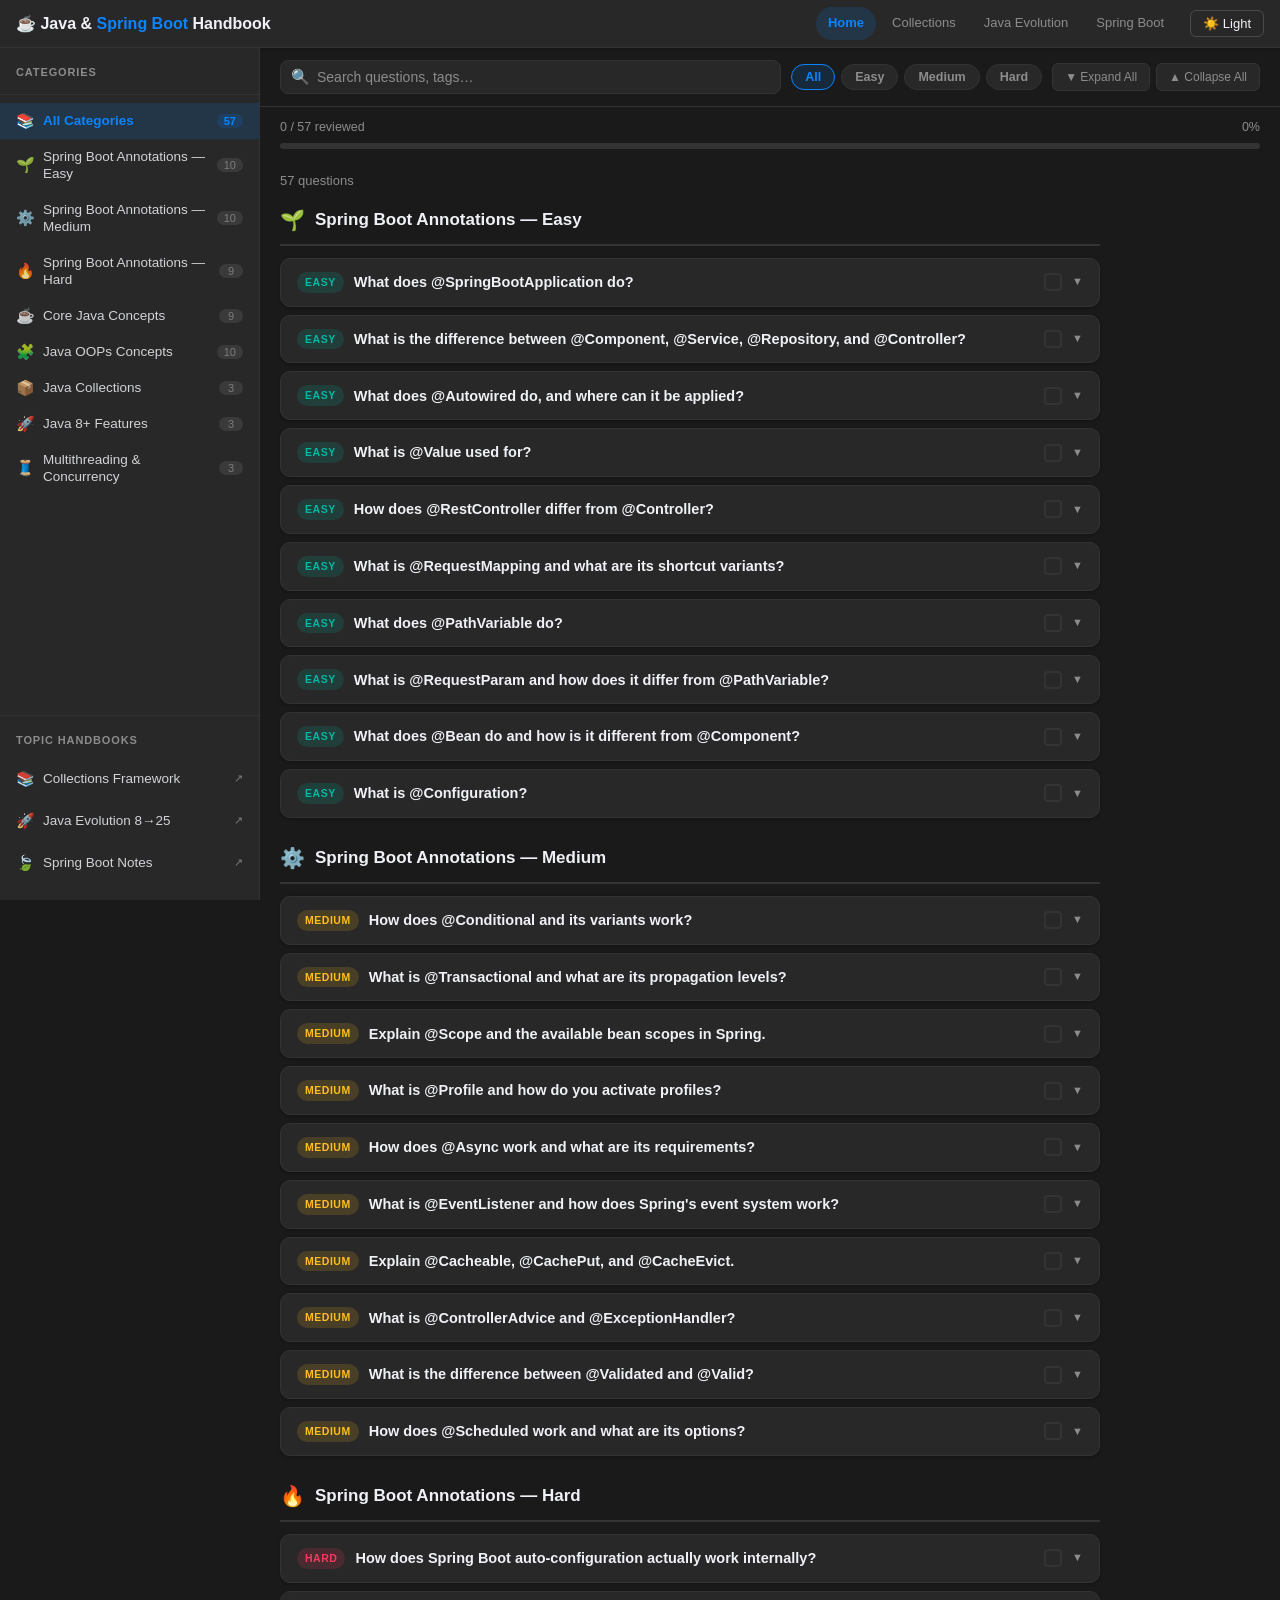
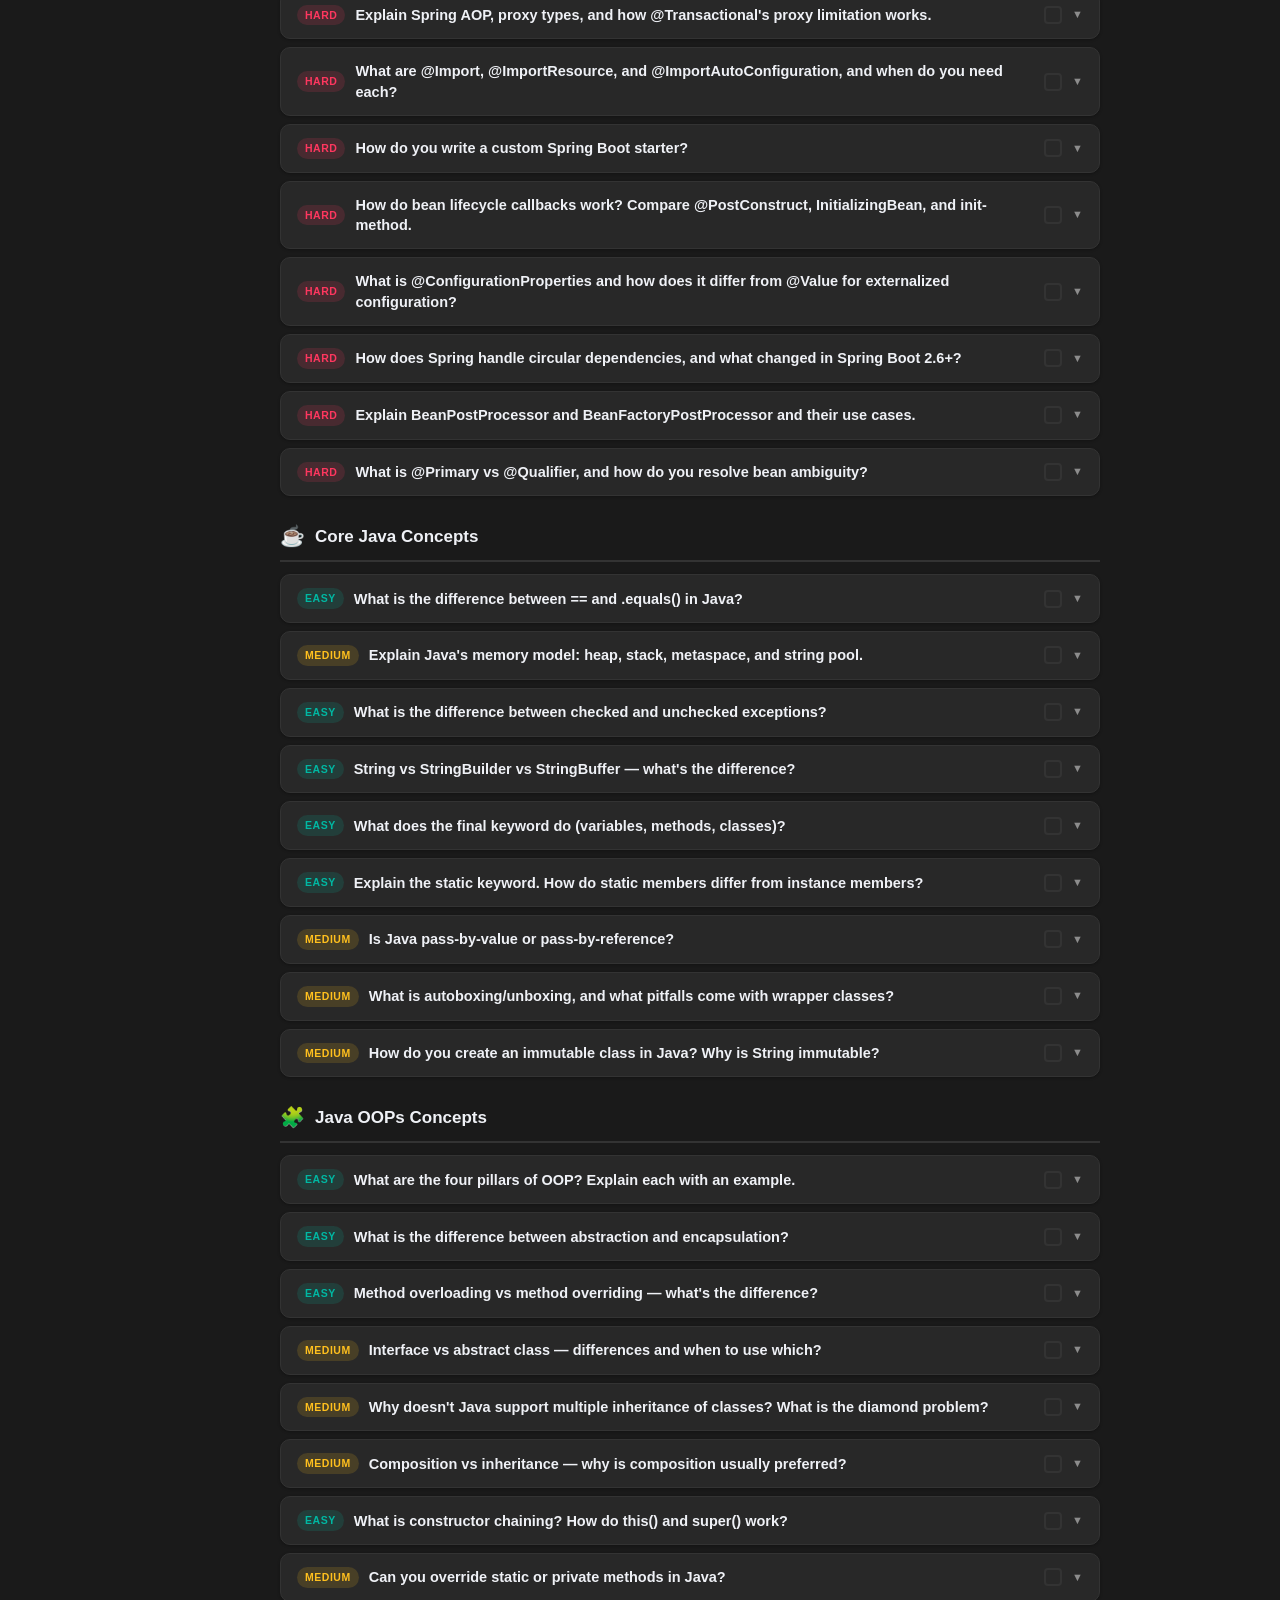
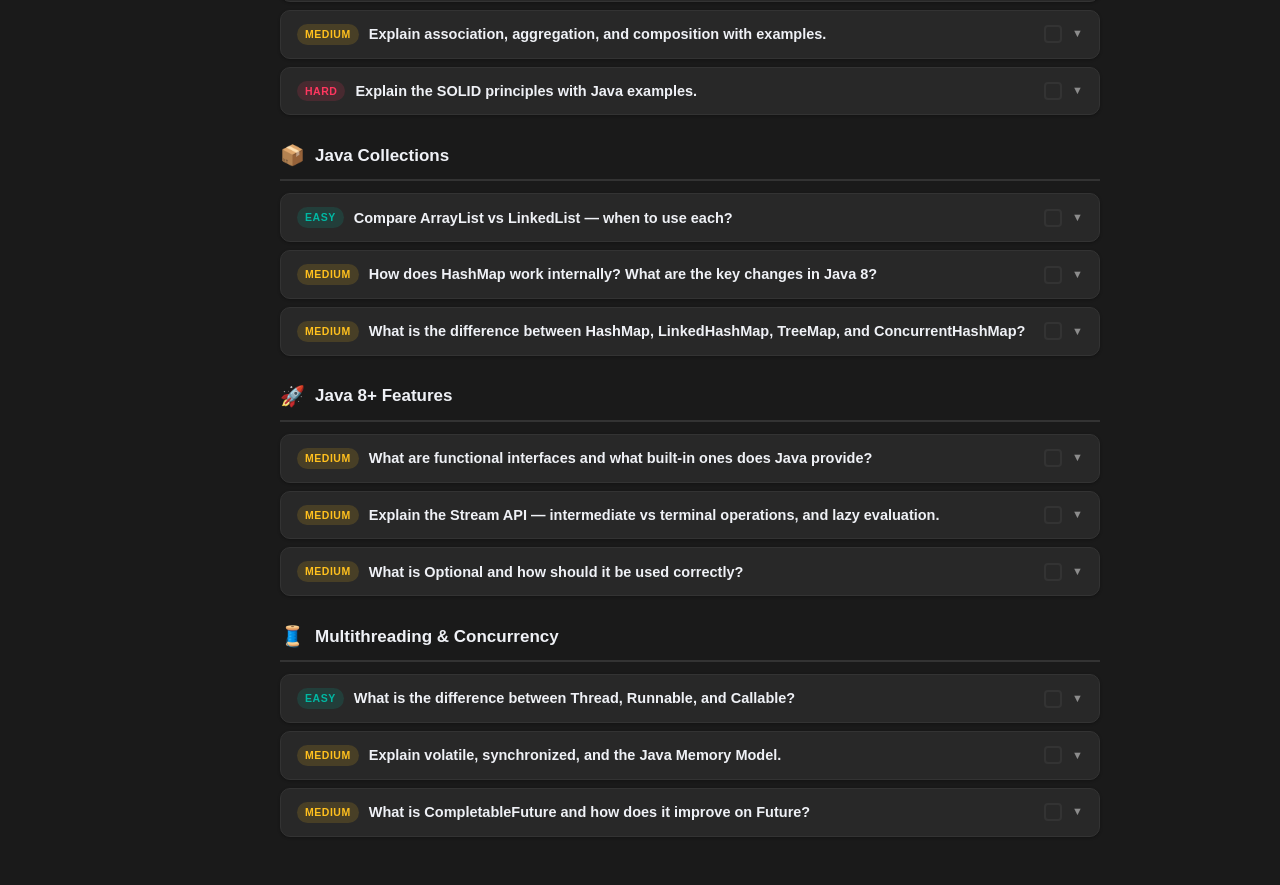
<file: index.html>
<!DOCTYPE html>
<html lang="en" data-theme="dark">
<head>
  <meta charset="UTF-8">
  <meta name="viewport" content="width=device-width, initial-scale=1.0">
  <meta name="description" content="Interactive Java + Spring Boot Interview Handbook">
  <title>Java & Spring Boot Interview Handbook</title>
  <link rel="stylesheet" href="css/tokens.css">
  <link rel="stylesheet" href="css/components.css">
  <link rel="stylesheet" href="css/styles.css">
  <script src="js/theme.js"></script>
</head>
<body>

<div id="app">

  <!-- ── Top bar ─────────────────────────────────────────── -->
  <header id="topbar" role="banner">
    <button id="hamburger" aria-label="Open navigation menu" aria-expanded="false" aria-controls="sidebar">
      ☰
    </button>
    <div class="logo">☕ Java &amp; <span>Spring Boot</span> Handbook</div>
    <nav class="topbar-nav" aria-label="Topic handbooks">
      <a class="topbar-link active" href="index.html" aria-current="page">Home</a>
      <a class="topbar-link" href="java_collections_framework.html">Collections</a>
      <a class="topbar-link" href="java-evolution-handbook.html">Java Evolution</a>
      <a class="topbar-link" href="spring-boot-handbook.html">Spring Boot</a>
    </nav>
    <button id="theme-toggle" class="theme-btn" aria-label="Toggle dark/light theme">🌙 Dark</button>
  </header>

  <!-- Mobile overlay -->
  <div id="overlay" aria-hidden="true"></div>

  <!-- ── Sidebar ─────────────────────────────────────────── -->
  <nav id="sidebar" aria-label="Category navigation">
    <div id="sidebar-header">
      <h3>Categories</h3>
    </div>
    <ul id="nav-list" role="list"></ul>
    <div class="sidebar-section" aria-label="Topic handbooks">
      <h3>Topic Handbooks</h3>
      <ul role="list">
        <li>
          <a class="nav-btn" href="java_collections_framework.html">
            <span class="nav-icon">📚</span>
            <span class="nav-label">Collections Framework</span>
            <span class="nav-ext">↗</span>
          </a>
        </li>
        <li>
          <a class="nav-btn" href="java-evolution-handbook.html">
            <span class="nav-icon">🚀</span>
            <span class="nav-label">Java Evolution 8→25</span>
            <span class="nav-ext">↗</span>
          </a>
        </li>
        <li>
          <a class="nav-btn" href="spring-boot-handbook.html">
            <span class="nav-icon">🍃</span>
            <span class="nav-label">Spring Boot Notes</span>
            <span class="nav-ext">↗</span>
          </a>
        </li>
      </ul>
    </div>
  </nav>

  <!-- ── Main content ────────────────────────────────────── -->
  <main id="main" role="main">

    <!-- Controls (sticky) -->
    <div id="controls" role="search">

      <!-- Search -->
      <div class="search-wrap">
        <span class="search-icon" aria-hidden="true">🔍</span>
        <input
          id="search-input"
          type="search"
          placeholder="Search questions, tags…"
          aria-label="Search questions"
          autocomplete="off"
          spellcheck="false"
        >
        <button id="search-clear" aria-label="Clear search">✕</button>
      </div>

      <!-- Difficulty filter -->
      <div class="difficulty-filter" role="group" aria-label="Filter by difficulty">
        <button class="diff-pill active" data-difficulty="all"    aria-pressed="true">All</button>
        <button class="diff-pill"        data-difficulty="easy"   aria-pressed="false">Easy</button>
        <button class="diff-pill"        data-difficulty="medium" aria-pressed="false">Medium</button>
        <button class="diff-pill"        data-difficulty="hard"   aria-pressed="false">Hard</button>
      </div>

      <!-- Expand / Collapse -->
      <div class="action-btns">
        <button class="btn-sm" id="expand-all"   aria-label="Expand all questions">▼ Expand All</button>
        <button class="btn-sm" id="collapse-all" aria-label="Collapse all questions">▲ Collapse All</button>
      </div>

    </div><!-- /controls -->

    <!-- Progress bar -->
    <div id="progress-area" aria-live="polite" aria-label="Review progress">
      <div class="progress-header">
        <span id="progress-count">0 / 0 reviewed</span>
        <span id="progress-text">0%</span>
      </div>
      <div class="progress-track" role="progressbar" aria-valuemin="0" aria-valuemax="100" aria-valuenow="0" aria-label="Review progress">
        <div id="progress-bar"></div>
      </div>
    </div>

    <!-- Question cards -->
    <div id="content">
      <div id="result-meta" aria-live="polite">
        <span id="result-count"></span>
      </div>
      <div id="questions-container" aria-label="Questions list"></div>
    </div>

  </main>

</div><!-- /app -->

<!-- Scripts — order matters: data → search helpers → app -->
<script src="js/data.js"></script>
<script src="js/search.js"></script>
<script src="js/app.js"></script>

</body>
</html>
</file>
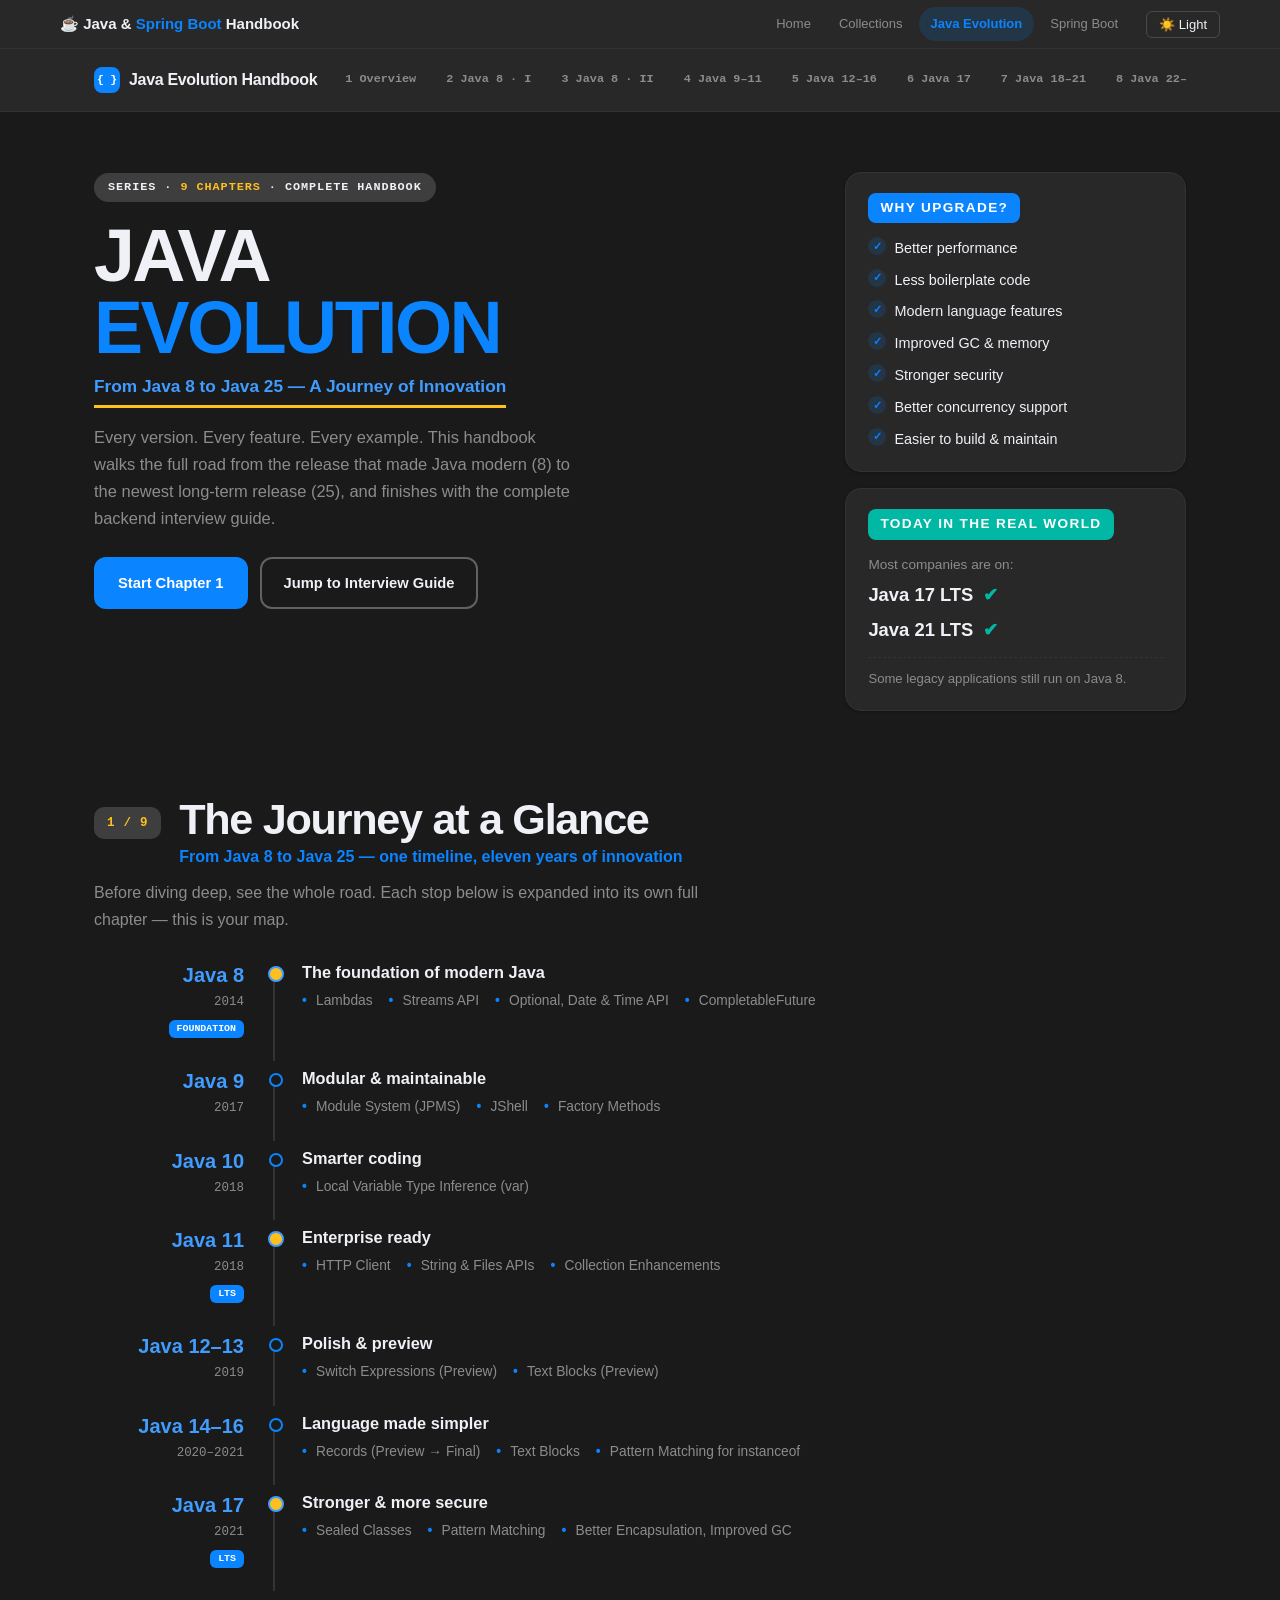
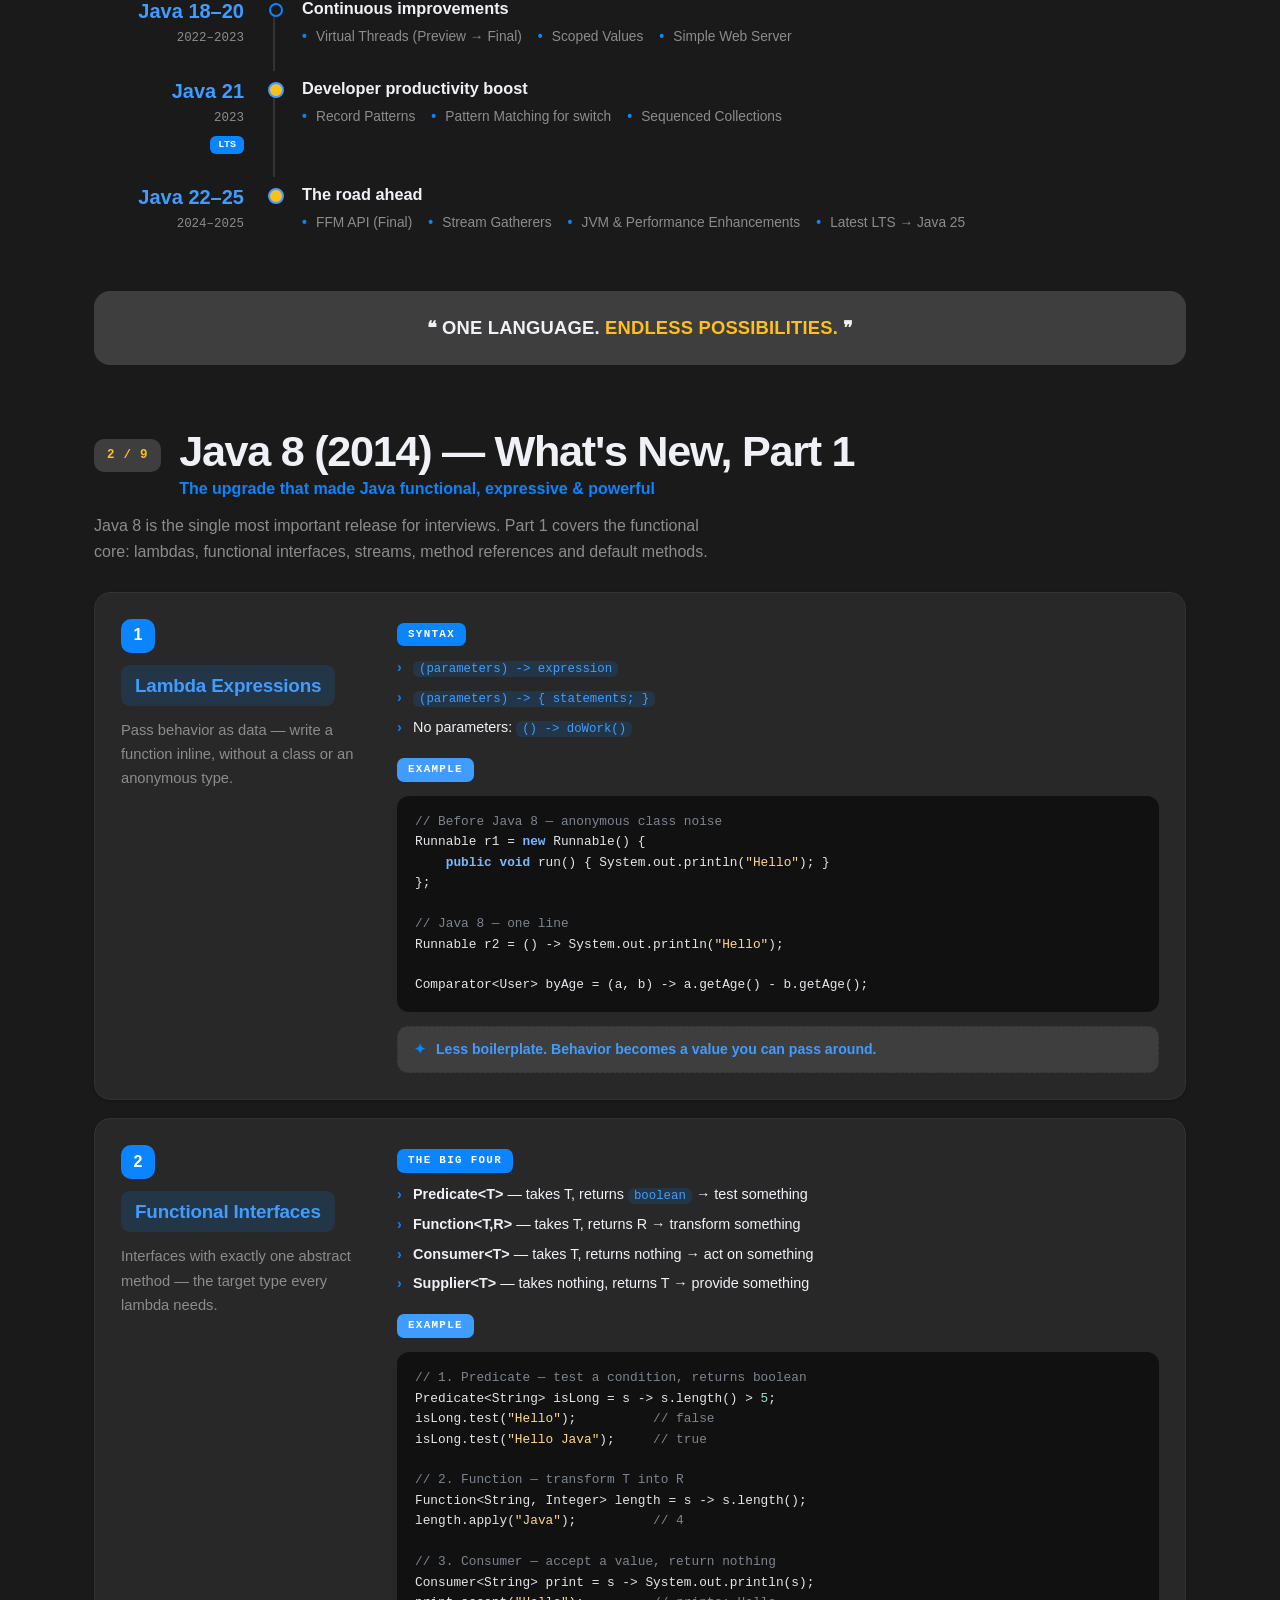
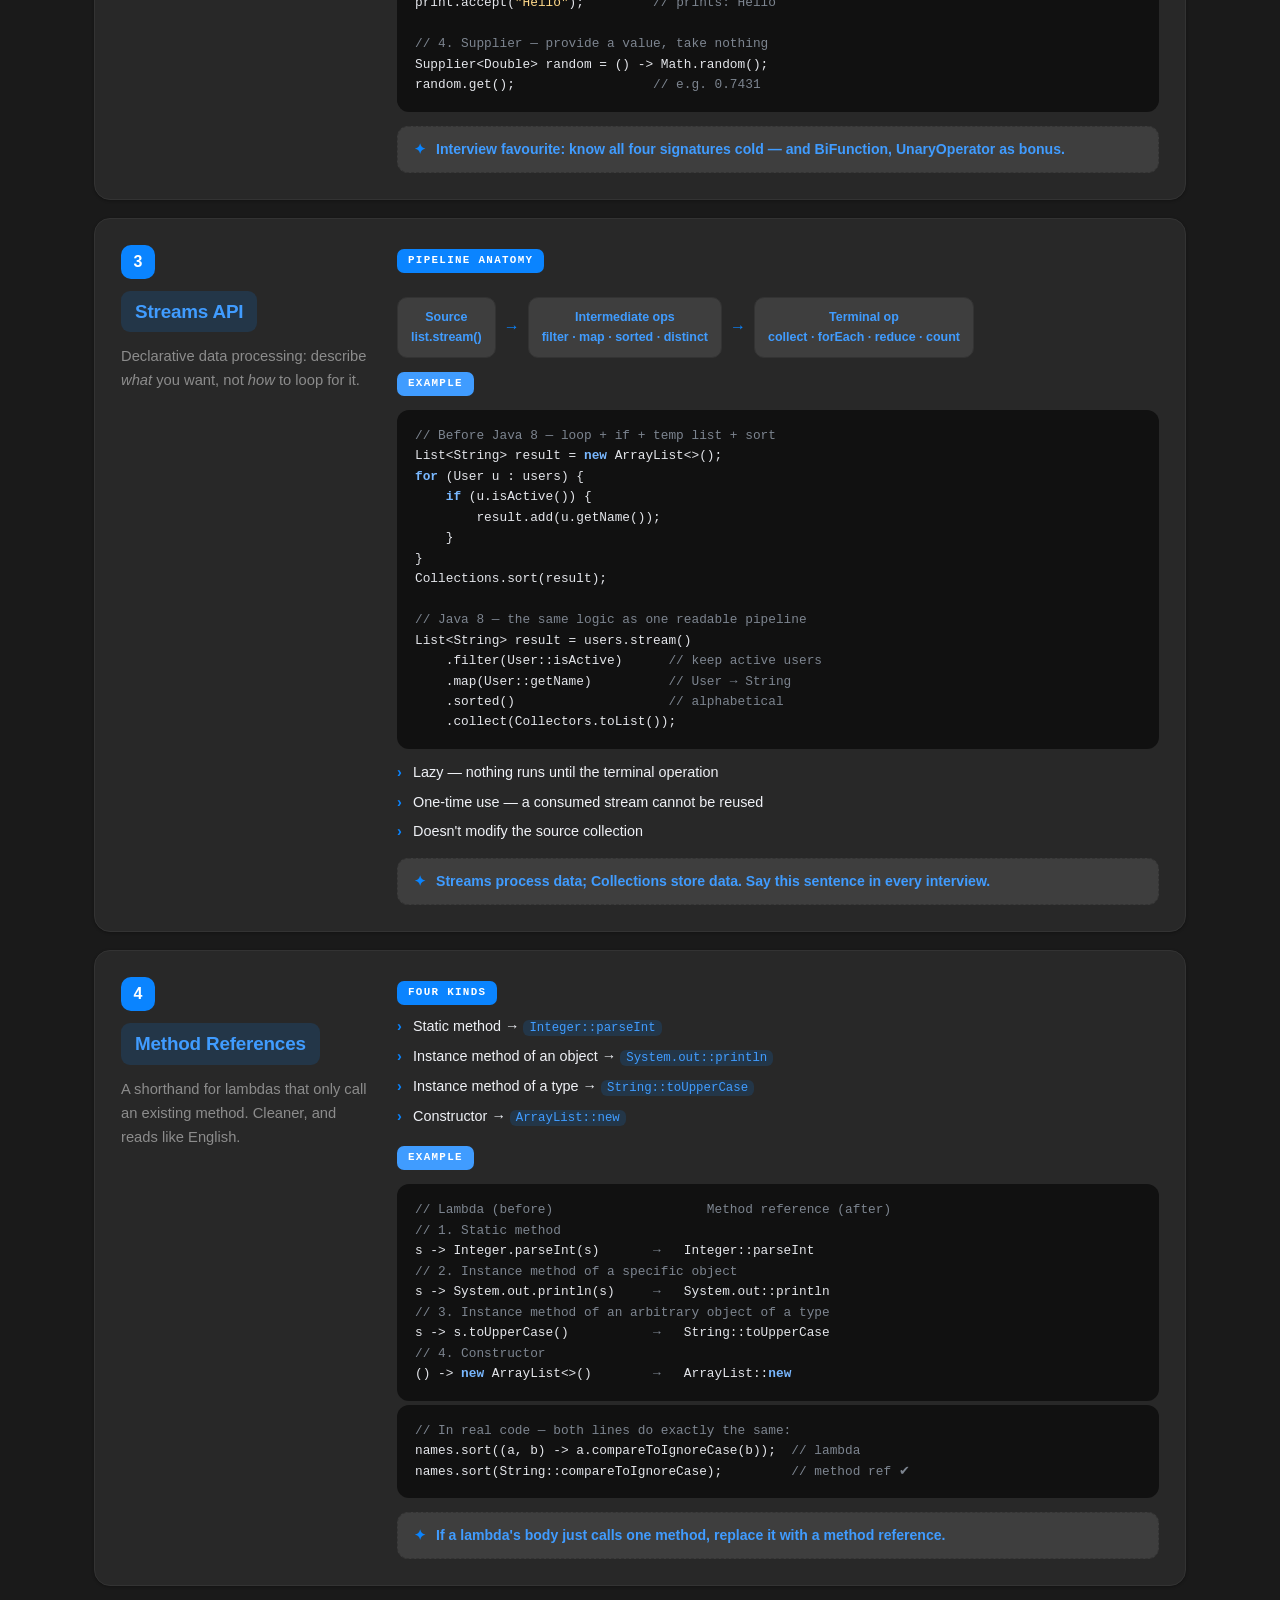
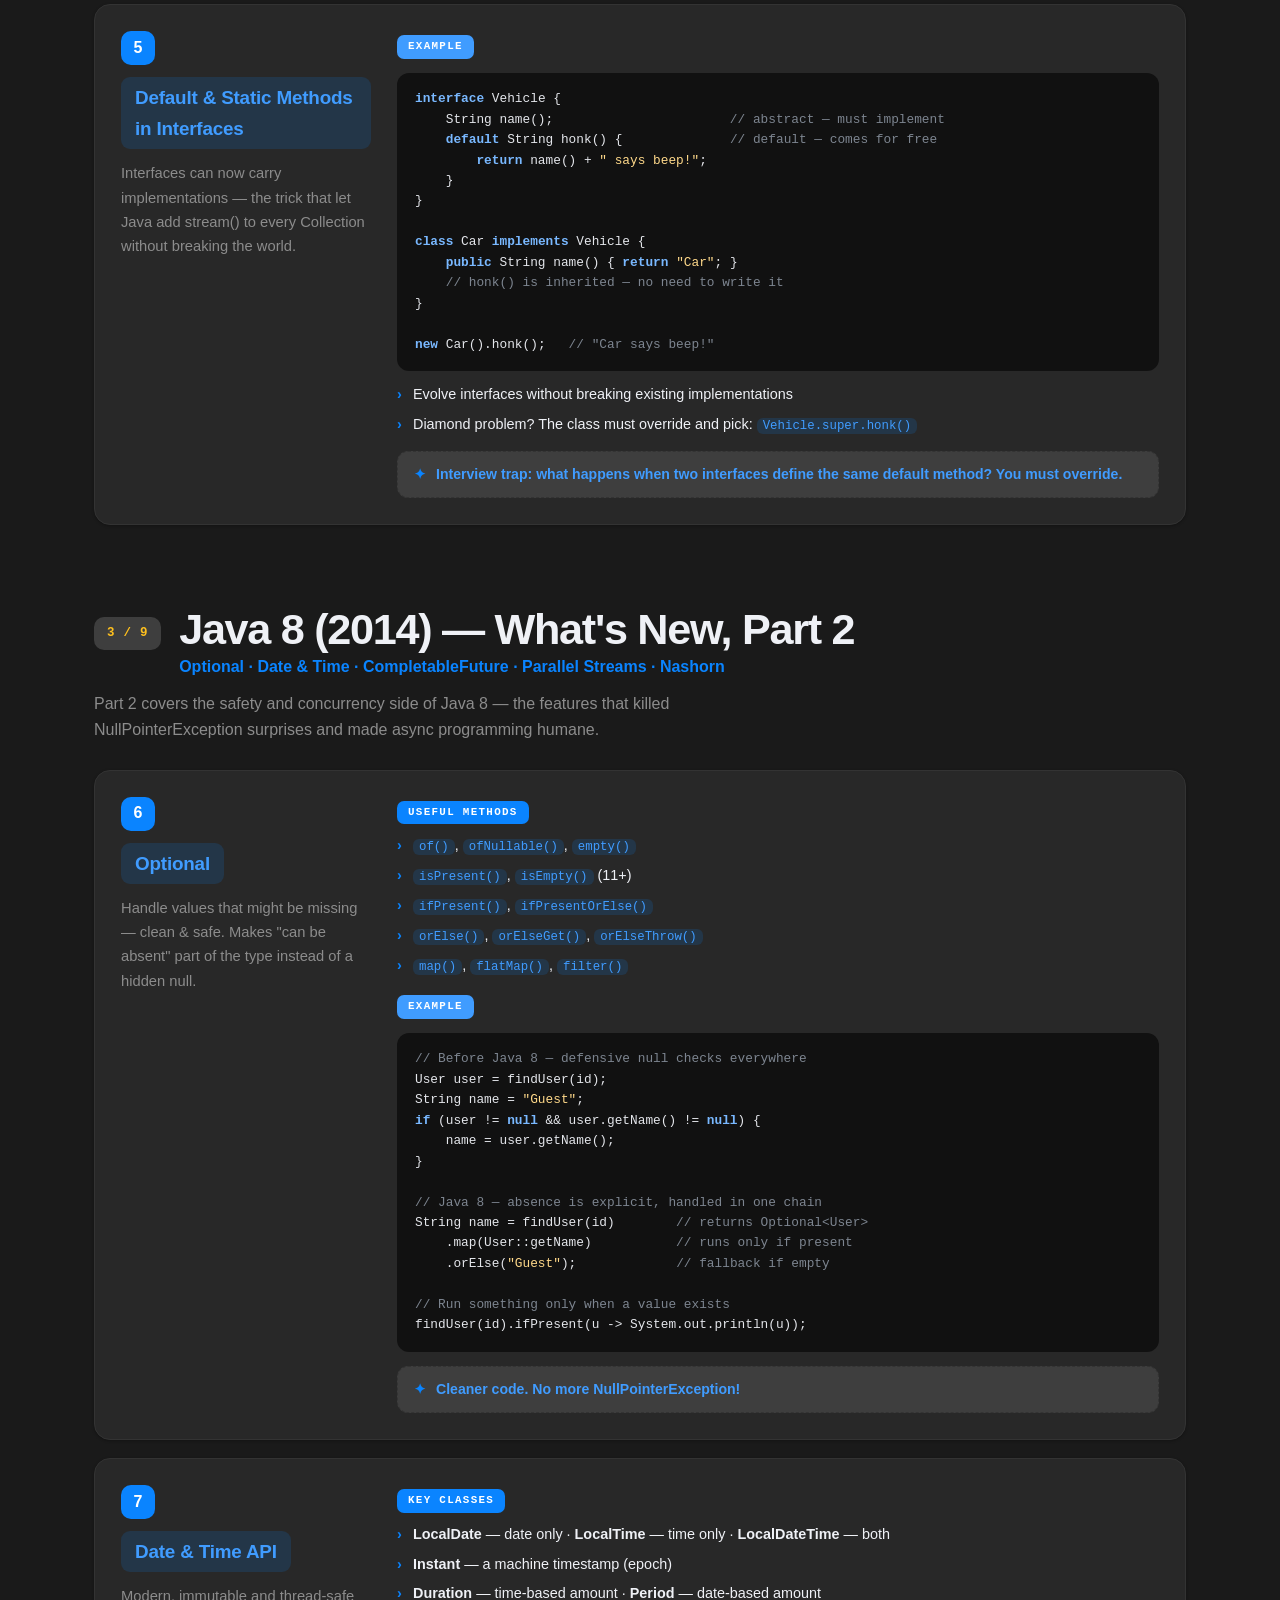
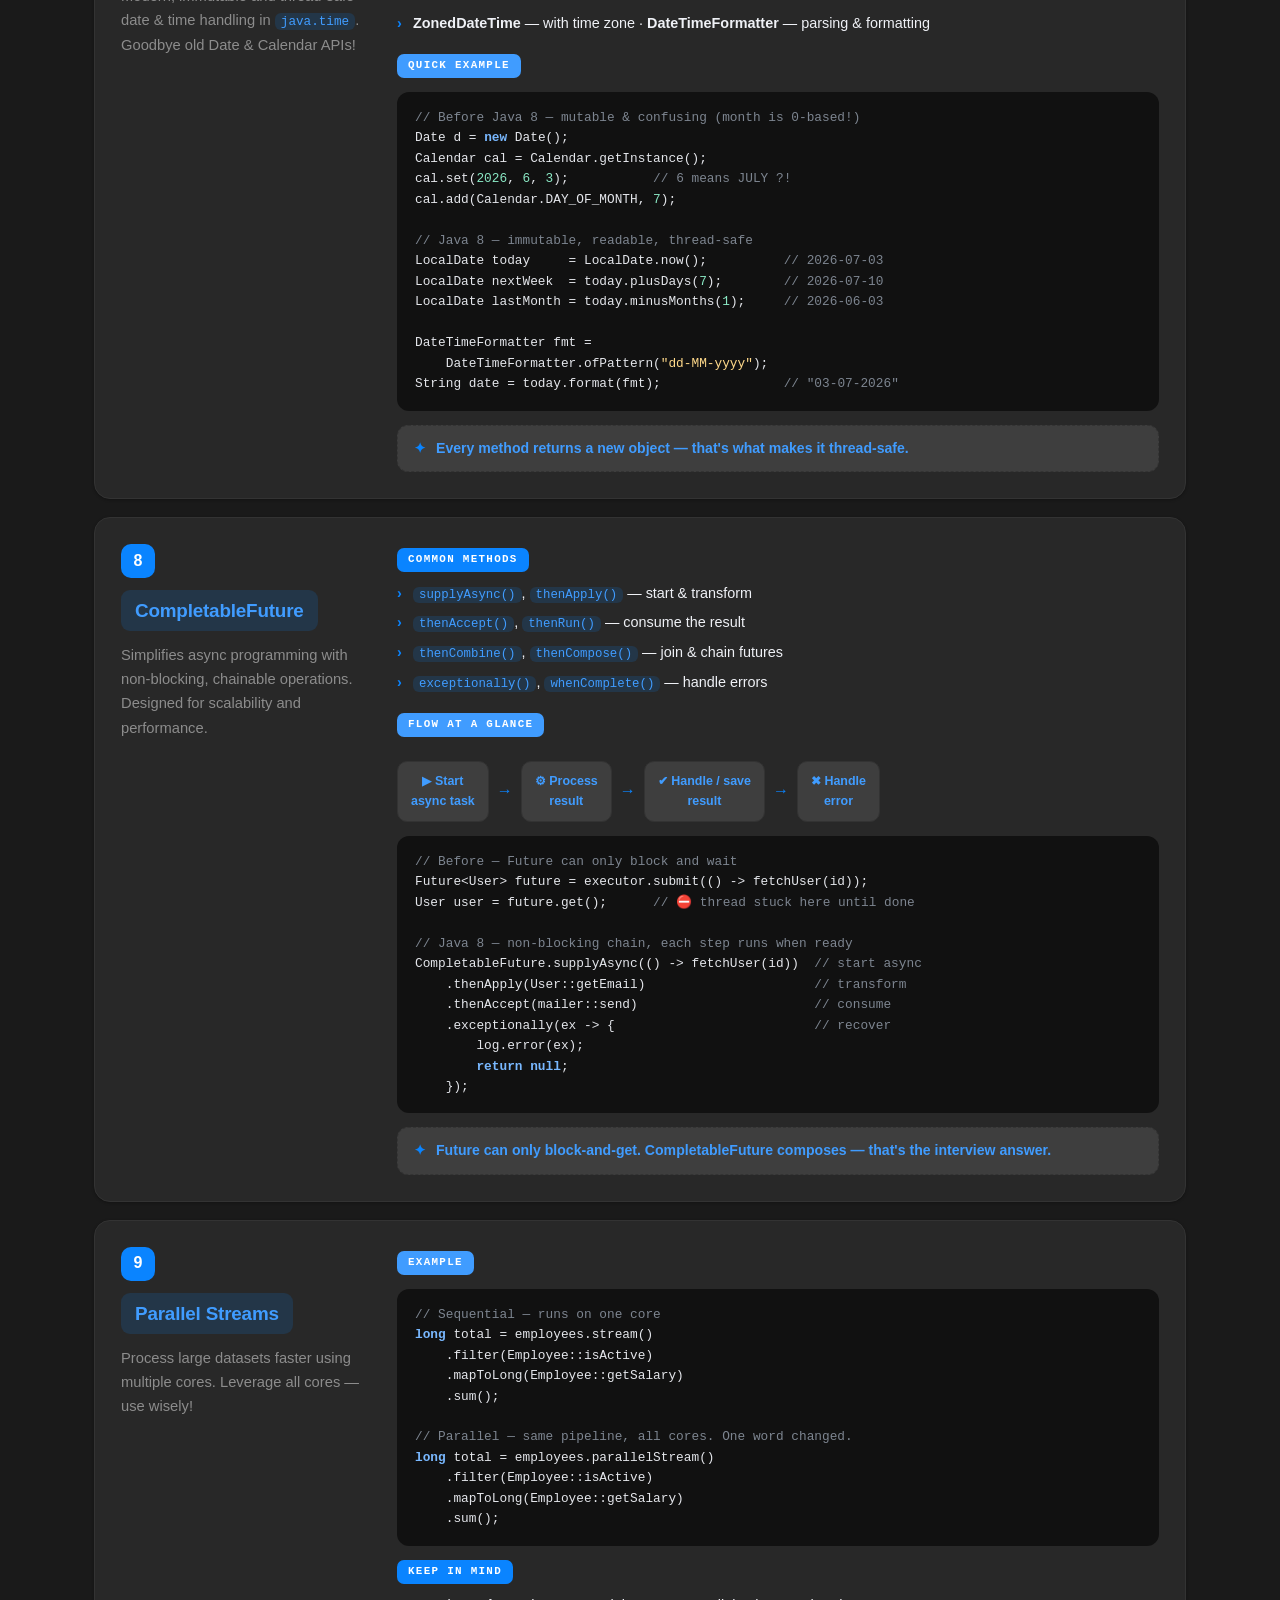
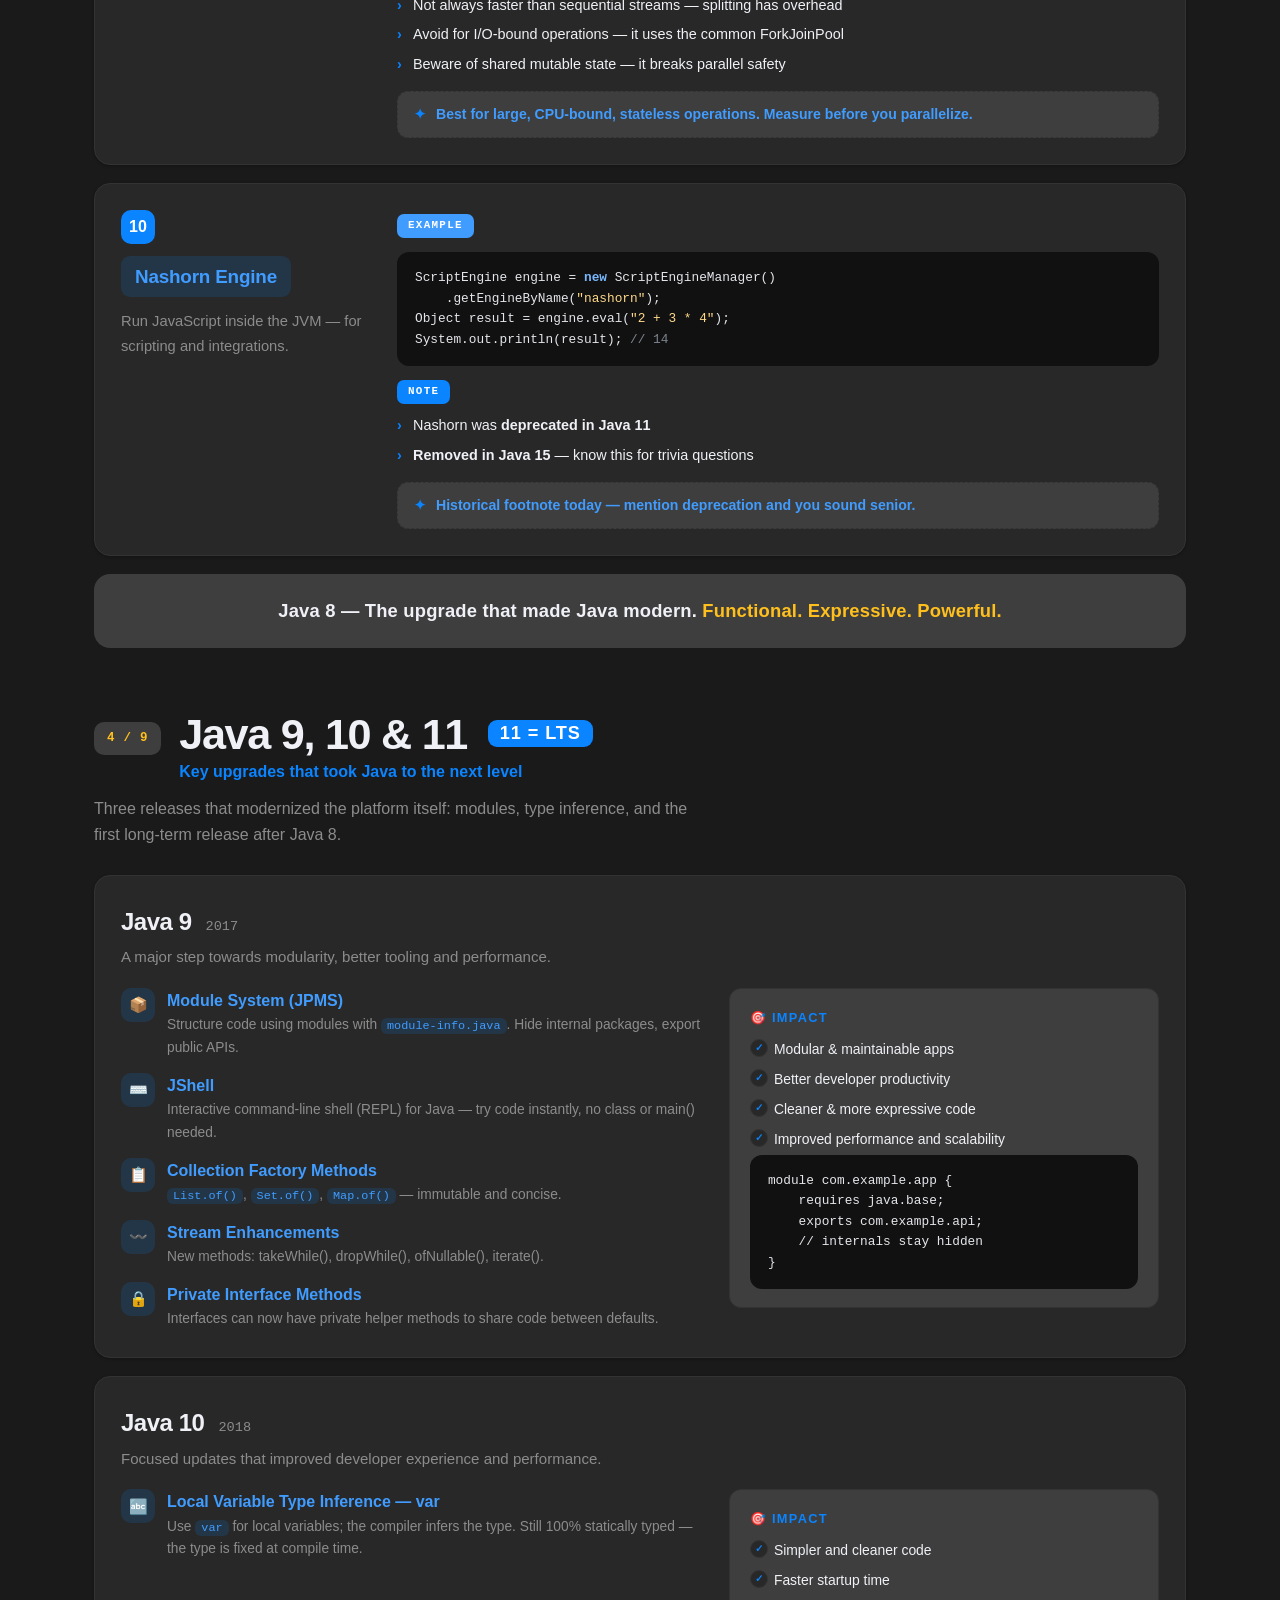
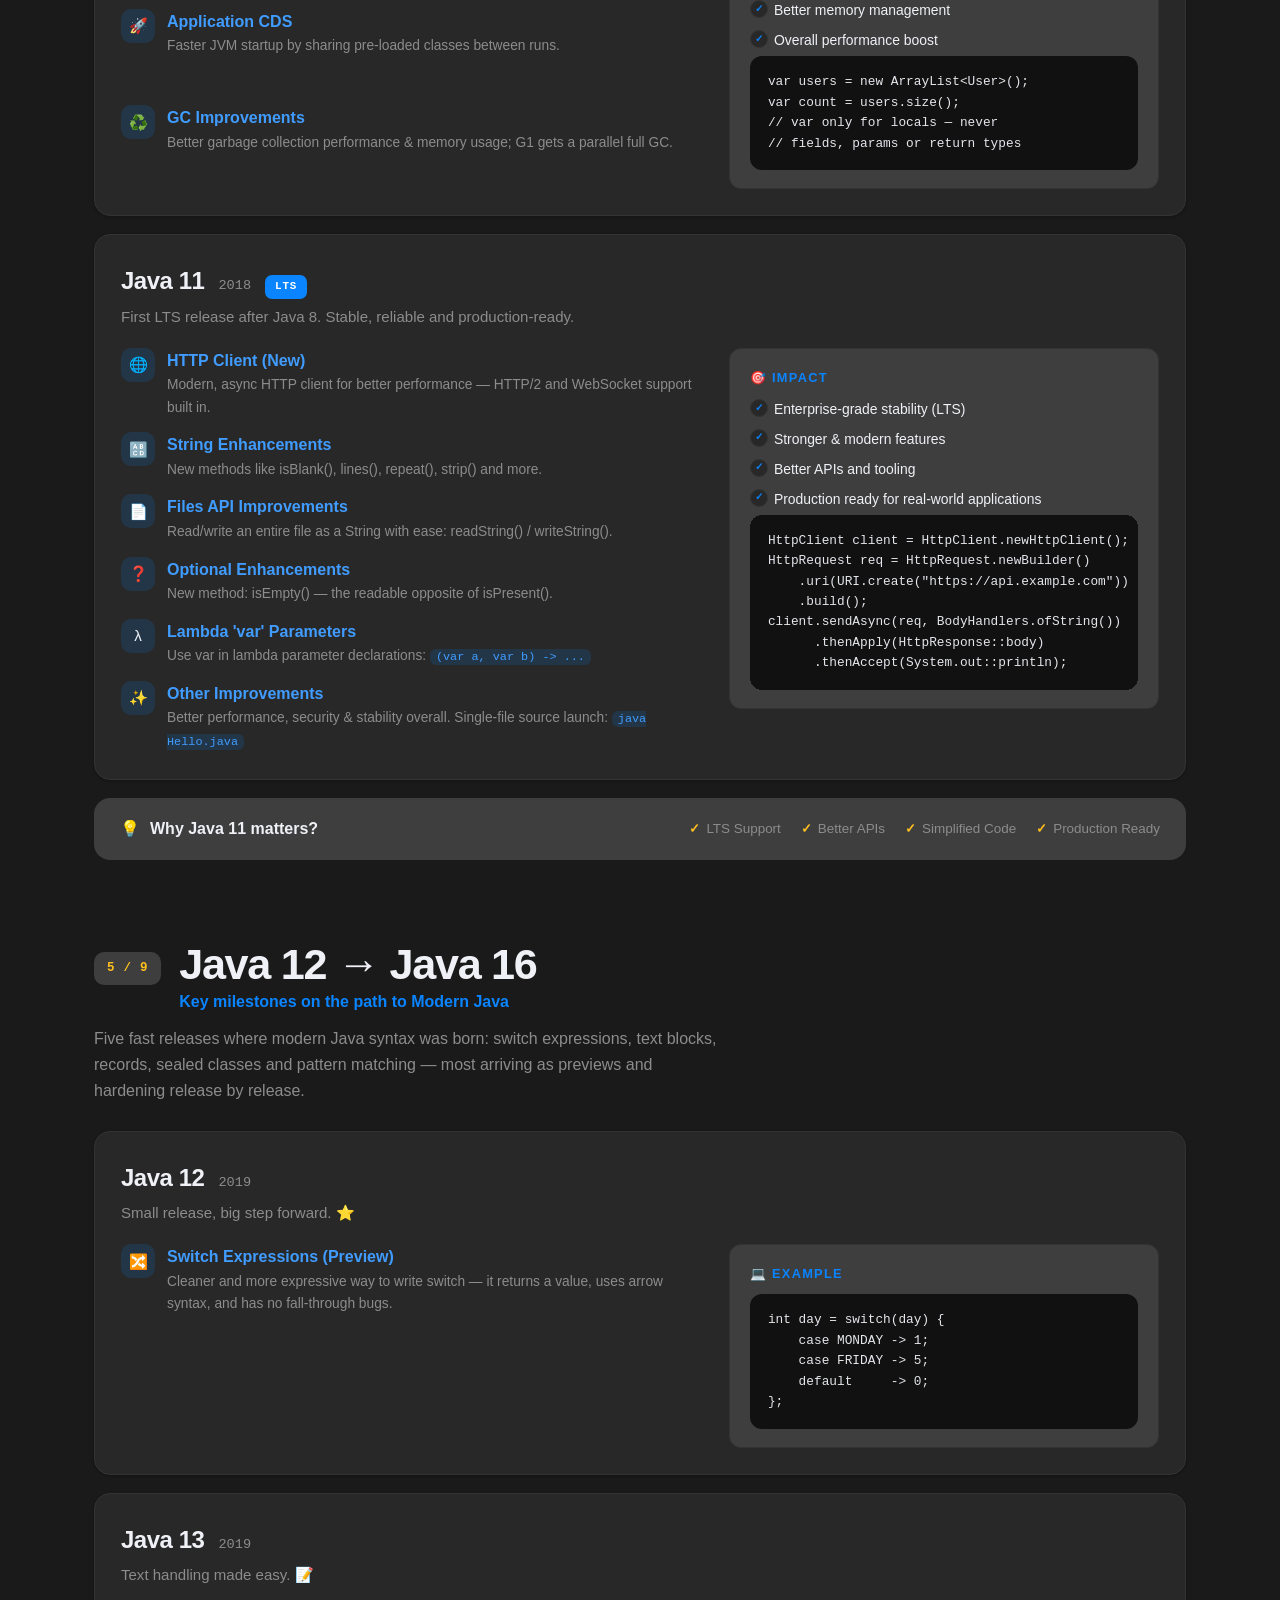
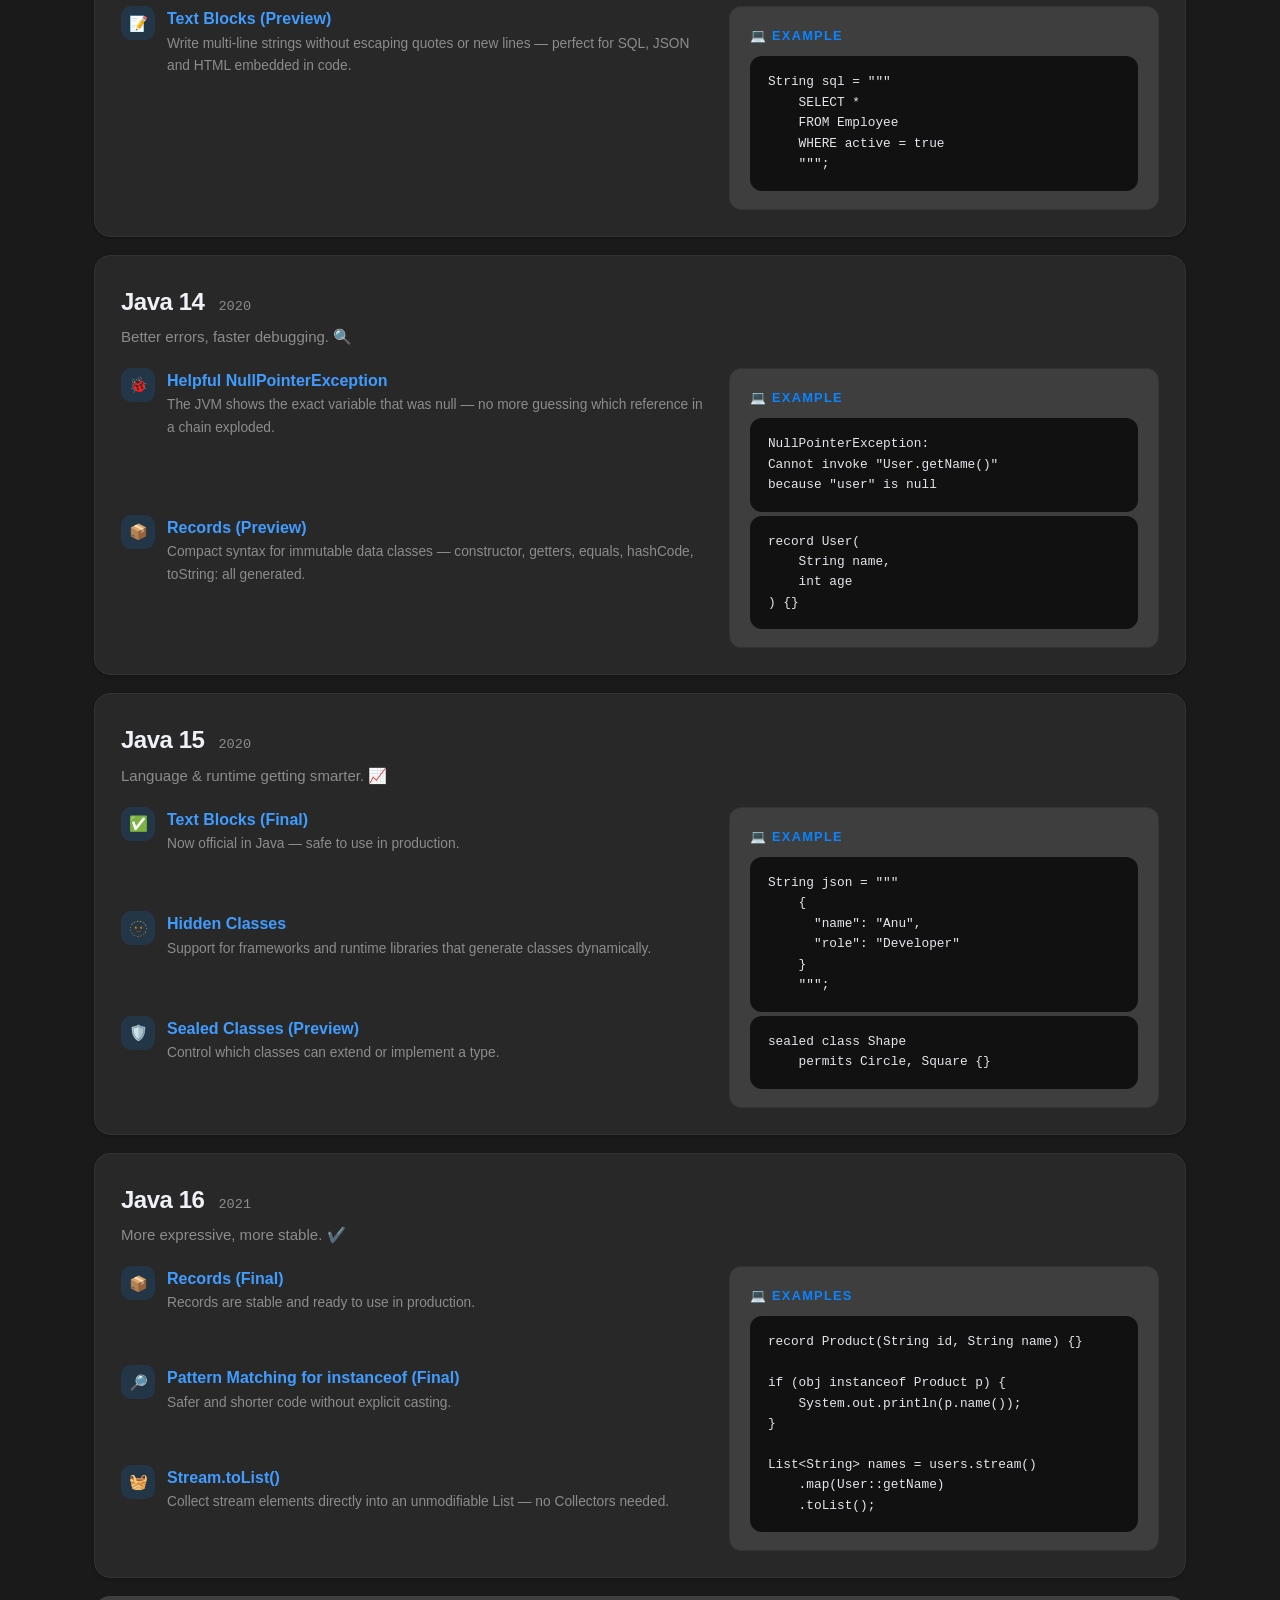
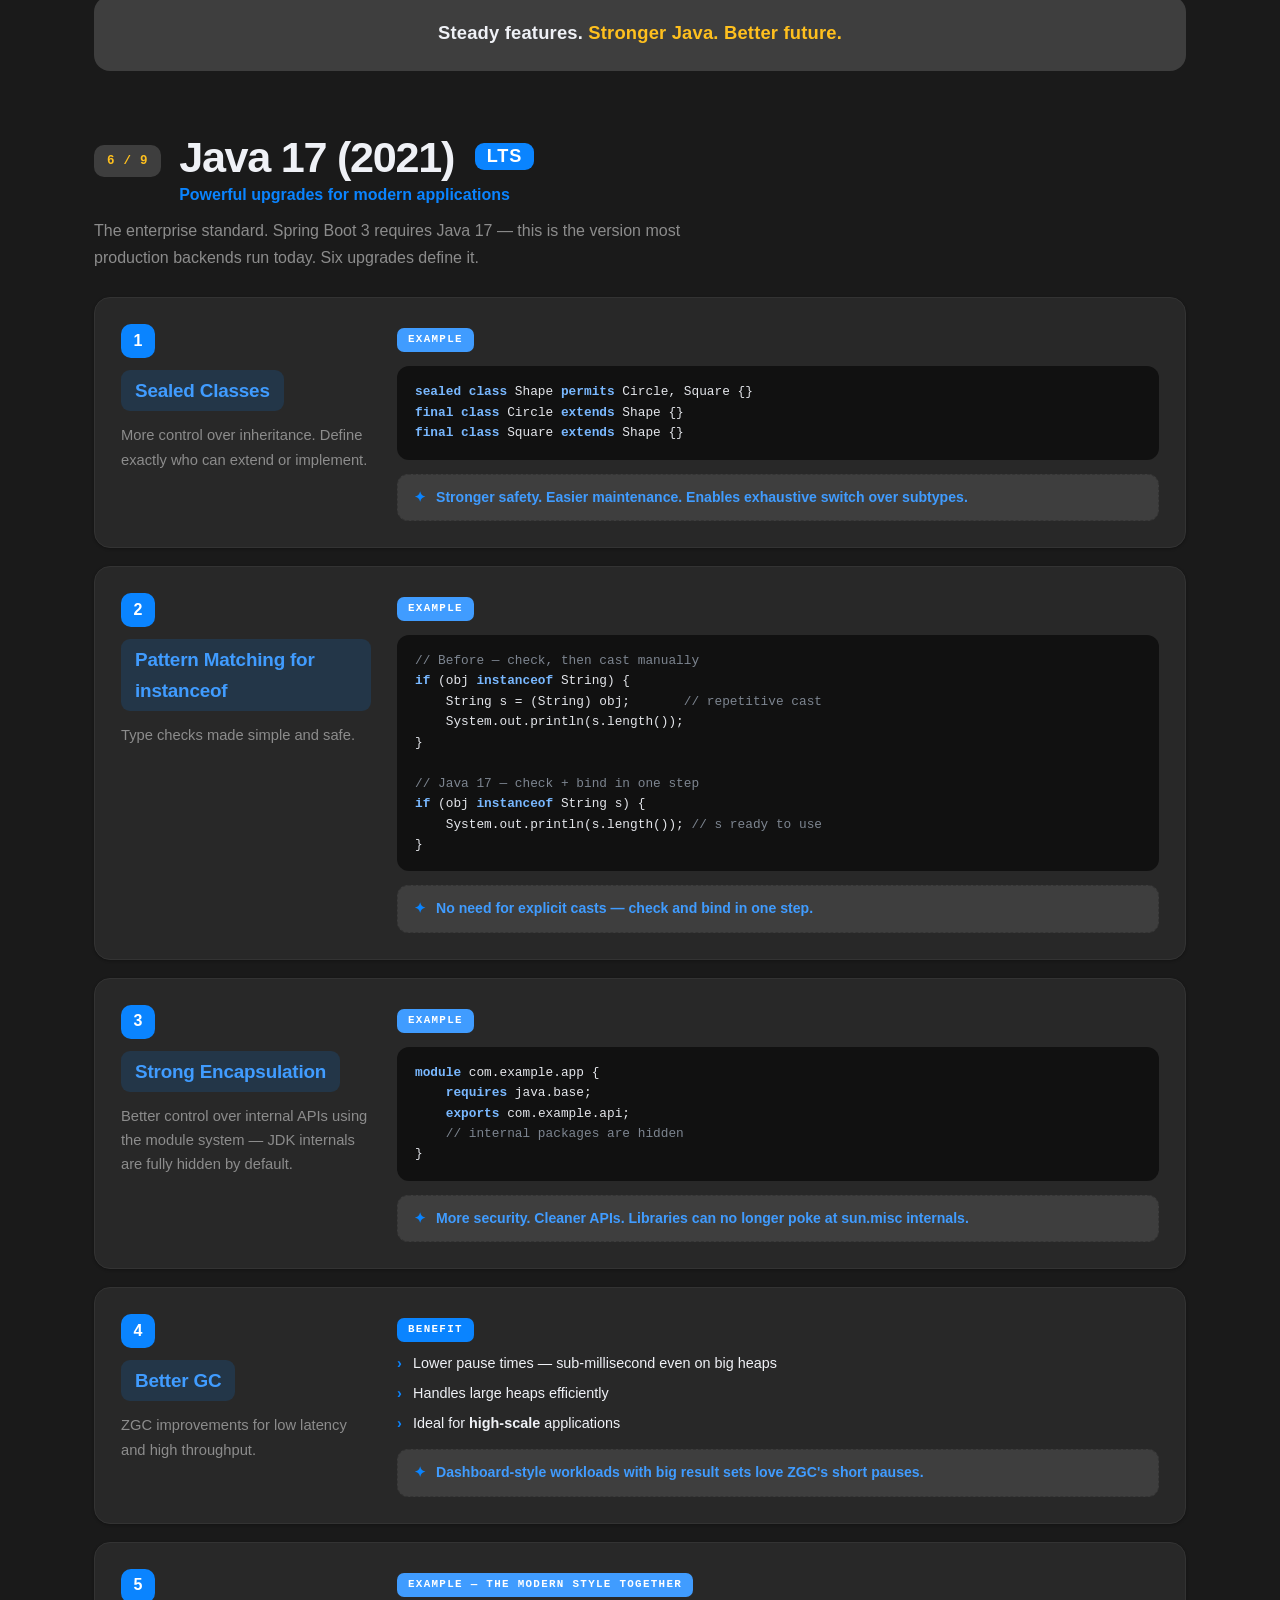
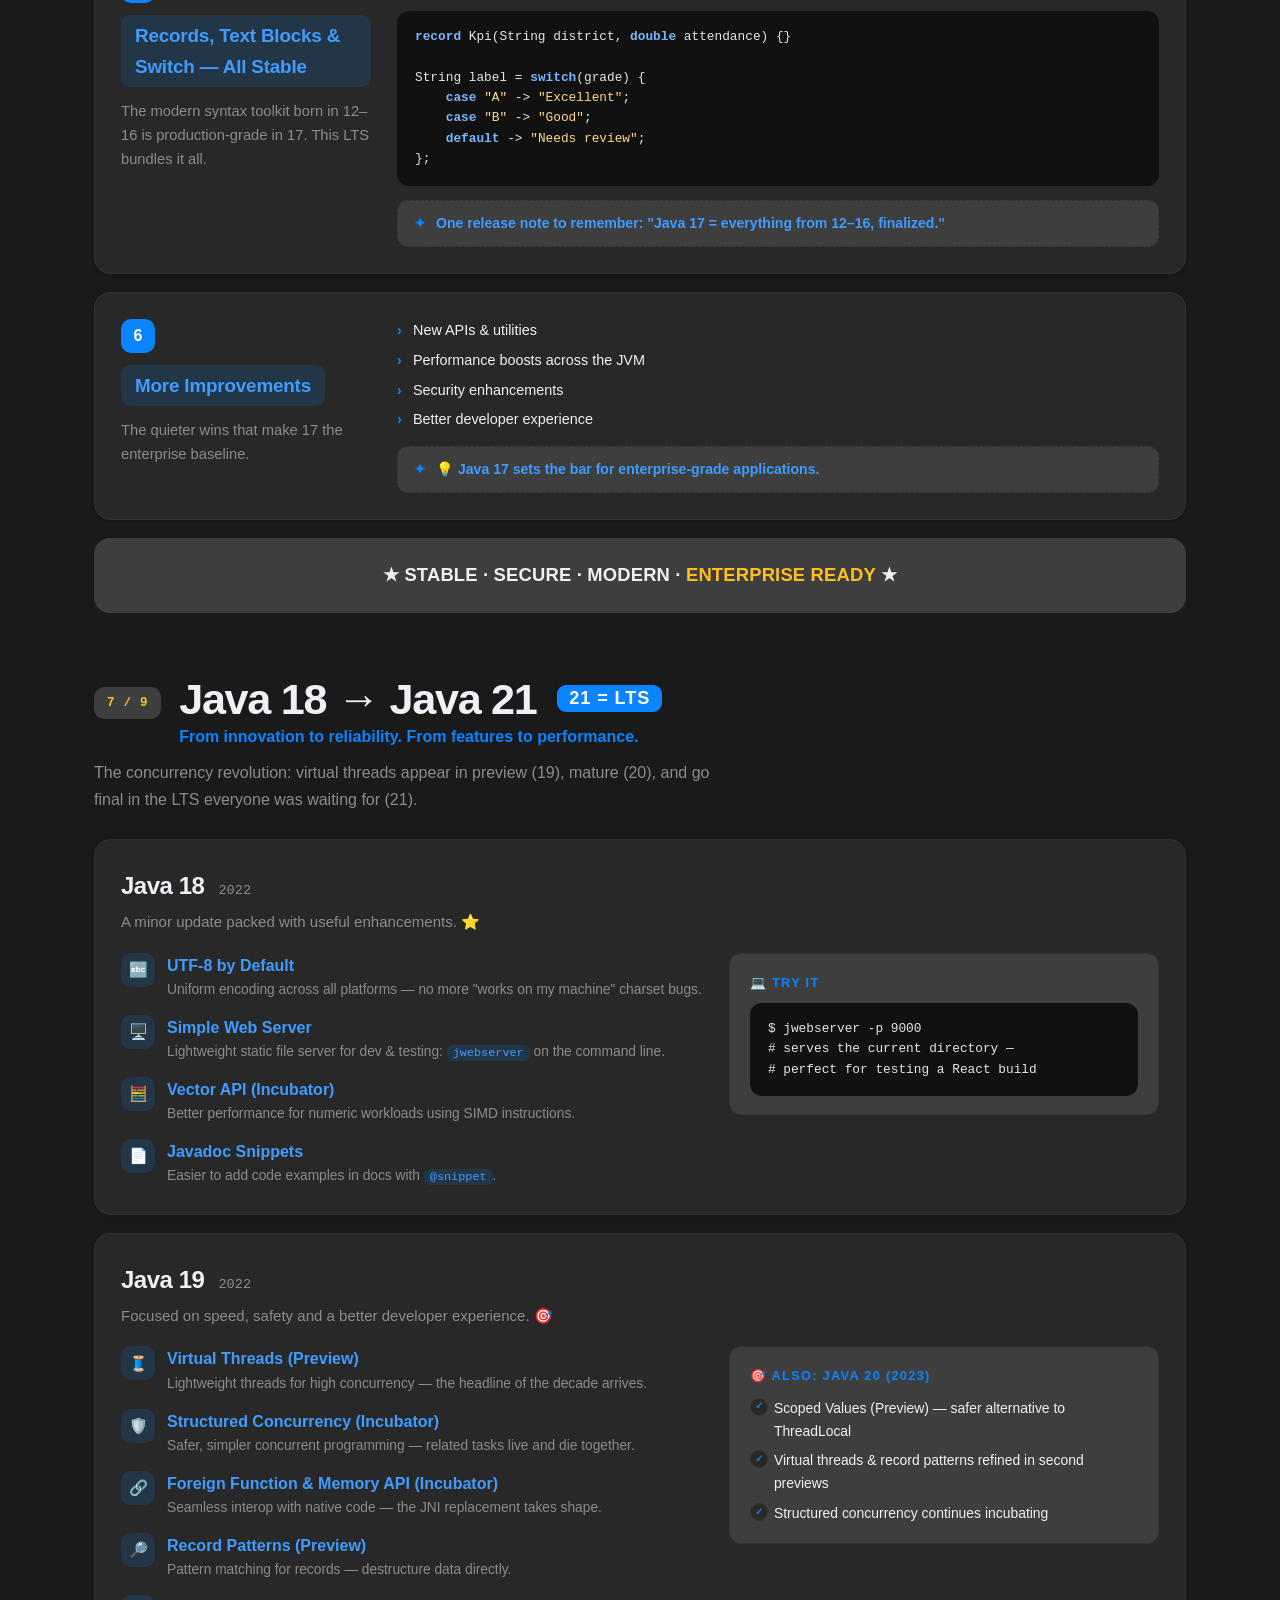
<file: java-evolution-handbook.html>
<!DOCTYPE html>
<html lang="en" data-theme="dark">
<head>
<meta charset="UTF-8">
<meta name="viewport" content="width=device-width, initial-scale=1.0">
<title>Java Evolution Handbook — Java 8 to 25 &amp; Interview Guide</title>
<meta name="description" content="The complete Java Evolution handbook: every version from Java 8 to Java 25 with features, code examples, impact, and a full backend interview guide.">
<link rel="stylesheet" href="css/tokens.css">
<link rel="stylesheet" href="css/components.css">
<script src="js/theme.js"></script>
<style>
/* Page-local variable names are remapped onto the shared design
   tokens (css/tokens.css) so both themes flow through untouched. */
:root{
  --purple:var(--accent);
  --purple-2:var(--accent-strong);
  --deep:var(--accent-strong);
  --ink:var(--text-primary);
  --bg:var(--bg-primary);
  --lav:var(--accent-bg);
  --lav-2:var(--bg-tertiary);
  --card:var(--bg-secondary);
  --line:var(--border-tertiary);
  --slate:var(--text-secondary);
  --yellow:var(--warning);
  --yellow-d:var(--warning);
  --green:var(--success);
  --code-tx:var(--code-text);
  --r:16px;
  --disp:var(--font-sans);
  --body:var(--font-sans);
  --mono:var(--font-mono);
}
*{margin:0;padding:0;box-sizing:border-box}
html{scroll-behavior:smooth;scroll-padding-top:140px}
/* let wide pre blocks scroll inside grid columns instead of widening the page */
.hero>*,.fblock>*,.vgrid>*,.mm-grid>*,.strategy>*,.faq>details{min-width:0}
body{font-family:var(--body);background:var(--bg);color:var(--ink);line-height:1.65}
@media (prefers-reduced-motion:reduce){html{scroll-behavior:auto}*{animation:none!important;transition:none!important}}
img{max-width:100%}
code{font-family:var(--mono);font-size:.86em;background:var(--lav);padding:1px 6px;border-radius:6px;color:var(--deep)}

/* ============ NAV ============ */
.nav{position:sticky;top:var(--site-topbar-h);z-index:60;background:var(--bg-secondary);border-bottom:1px solid var(--line)}
.nav-in{max-width:1140px;margin:0 auto;padding:12px 24px;display:flex;align-items:center;gap:14px}
.brand{font-family:var(--disp);font-weight:900;letter-spacing:-.02em;font-size:1rem;display:flex;align-items:center;gap:9px;white-space:nowrap}
.brand .cup{width:26px;height:26px;border-radius:8px;background:var(--purple);color:var(--accent-contrast);display:inline-flex;align-items:center;justify-content:center;font-family:var(--mono);font-size:.72rem;font-weight:600}
.chapters{display:flex;gap:6px;margin-left:auto;overflow-x:auto;scrollbar-width:none;padding:2px}
.chapters::-webkit-scrollbar{display:none}
.chapters a{font-family:var(--mono);font-size:.74rem;font-weight:600;color:var(--slate);text-decoration:none;padding:6px 11px;border-radius:999px;border:1px solid transparent;white-space:nowrap}
.chapters a:hover{color:var(--purple);border-color:var(--line);background:var(--bg-tertiary)}
.chapters a:focus-visible{outline:2px solid var(--purple);outline-offset:2px}

/* ============ HERO ============ */
.hero{max-width:1140px;margin:0 auto;padding:60px 24px 30px;display:grid;grid-template-columns:1.35fr .65fr;gap:44px}
.series-chip{display:inline-flex;align-items:center;gap:8px;font-family:var(--mono);font-size:.74rem;font-weight:600;background:var(--bg-tertiary);color:var(--text-primary);padding:5px 14px;border-radius:999px;letter-spacing:.08em}
.series-chip b{color:var(--yellow)}
.hero h1{font-family:var(--disp);font-weight:900;font-size:clamp(2.6rem,6vw,4.6rem);line-height:.98;letter-spacing:-.035em;margin:18px 0 8px}
.hero h1 .accent{color:var(--purple)}
.hero .sub{font-family:var(--disp);font-weight:700;color:var(--deep);font-size:1.08rem;border-bottom:3px solid var(--yellow);display:inline-block;padding-bottom:4px}
.hero .lede{color:var(--slate);margin-top:16px;font-size:1.03rem;max-width:52ch}
.hero-cta{margin-top:24px;display:flex;gap:12px;flex-wrap:wrap}
.btn{font-family:var(--disp);font-weight:700;font-size:.92rem;padding:12px 22px;border-radius:12px;text-decoration:none;border:2px solid var(--border-primary);transition:transform .12s}
.btn:active{transform:scale(.97)}
.btn.solid{background:var(--purple);border-color:var(--purple);color:var(--accent-contrast)}
.btn.solid:hover{background:var(--deep);border-color:var(--deep)}
.btn.ghost{color:var(--ink)}
.btn.ghost:hover{border-color:var(--purple);color:var(--purple)}
.btn:focus-visible{outline:3px solid var(--yellow);outline-offset:2px}

.side-stack{display:flex;flex-direction:column;gap:16px}
.panel{background:var(--card);border:1px solid var(--line);border-radius:var(--r);padding:20px 22px;box-shadow:var(--shadow-sm)}
.panel h4{font-family:var(--disp);font-weight:800;font-size:.85rem;letter-spacing:.1em;text-transform:uppercase;color:var(--accent-contrast);background:var(--purple);display:inline-block;padding:4px 12px;border-radius:8px;margin-bottom:14px}
.panel.green h4{background:var(--green)}
.check{list-style:none;display:grid;gap:8px}
.check li{position:relative;padding-left:26px;font-size:.9rem}
.check li::before{content:"✓";position:absolute;left:0;top:0;width:18px;height:18px;border-radius:50%;background:var(--lav);color:var(--purple);font-size:.7rem;font-weight:700;display:flex;align-items:center;justify-content:center}
.panel.green .check li::before{background:var(--success-bg);color:var(--green)}
.real{font-family:var(--disp);font-weight:800;font-size:1.15rem;display:flex;align-items:center;gap:10px;margin:4px 0}
.real .ok{color:var(--green)}
.panel .fine{font-size:.82rem;color:var(--slate);border-top:1px dashed var(--line);margin-top:12px;padding-top:10px}

/* ============ CHAPTER SHELL ============ */
.chapter{max-width:1140px;margin:0 auto;padding:56px 24px 8px}
.ch-head{display:flex;align-items:flex-start;gap:18px;flex-wrap:wrap;margin-bottom:10px}
.page-chip{font-family:var(--mono);font-weight:600;font-size:.78rem;background:var(--bg-tertiary);color:var(--yellow);padding:6px 13px;border-radius:10px;letter-spacing:.06em;flex:none;margin-top:10px}
.ch-head h2{font-family:var(--disp);font-weight:900;font-size:clamp(1.8rem,4vw,2.7rem);letter-spacing:-.03em;line-height:1.05}
.ch-head h2 .lts-inline{display:inline-block;vertical-align:middle;font-size:.42em;background:var(--purple);color:var(--accent-contrast);padding:4px 12px;border-radius:9px;letter-spacing:.05em;margin-left:10px;transform:translateY(-4px)}
.ch-head .tag{width:100%;font-family:var(--disp);font-weight:700;color:var(--purple);font-size:1rem;margin-top:2px}
.ch-lede{color:var(--slate);max-width:70ch;margin-bottom:26px}

/* timeline (chapter 1) */
.tl{position:relative;margin:10px 0 30px}
.tl-row{display:grid;grid-template-columns:150px 1fr;gap:22px;padding:0 0 26px 0}
.tl-ver{text-align:right}
.tl-ver .v{font-family:var(--disp);font-weight:900;font-size:1.25rem;color:var(--deep)}
.tl-ver .y{font-family:var(--mono);font-size:.78rem;color:var(--slate);display:block}
.tl-ver .lts-mini{display:inline-block;font-family:var(--mono);font-size:.62rem;font-weight:600;background:var(--purple);color:var(--accent-contrast);padding:1px 8px;border-radius:6px;margin-top:3px}
.tl-body{position:relative;padding-left:36px}
.tl-body::after{content:"";position:absolute;left:7px;top:16px;bottom:-22px;width:2px;background:var(--line)}
.tl-row:last-child .tl-body::after{display:none}
.tl-body::before{content:"";position:absolute;left:3px;top:8px;width:10px;height:10px;border-radius:50%;background:var(--bg-primary);border:2px solid var(--purple);z-index:1}
.tl-row.milestone .tl-body::before{background:var(--yellow);border-color:var(--deep);width:12px;height:12px;left:2px;top:7px}
.tl-body h3{font-family:var(--disp);font-weight:800;font-size:1.02rem}
.tl-body ul{list-style:none;margin-top:4px;display:flex;flex-wrap:wrap;gap:6px 16px}
.tl-body li{font-size:.86rem;color:var(--slate);position:relative;padding-left:14px}
.tl-body li::before{content:"•";position:absolute;left:0;color:var(--purple);font-weight:700}
.quote-band{background:var(--bg-tertiary);color:var(--text-primary);border-radius:var(--r);padding:22px 30px;text-align:center;font-family:var(--disp);font-weight:800;font-size:1.15rem;letter-spacing:.01em;margin-top:6px}
.quote-band span{color:var(--yellow)}

/* feature blocks (Java 8 chapters, Java 17) */
.fblock{background:var(--card);border:1px solid var(--line);border-radius:var(--r);padding:26px;margin-bottom:18px;display:grid;grid-template-columns:250px 1fr;gap:26px;box-shadow:var(--shadow-sm)}
.fblock .fnum{font-family:var(--disp);font-weight:900;font-size:1rem;width:34px;height:34px;border-radius:10px;background:var(--purple);color:var(--accent-contrast);display:flex;align-items:center;justify-content:center;margin-bottom:12px}
.fblock h3{font-family:var(--disp);font-weight:800;font-size:1.18rem;letter-spacing:-.01em;background:var(--lav);display:inline-block;padding:5px 14px;border-radius:9px;color:var(--deep)}
.fblock .fdesc{color:var(--slate);font-size:.92rem;margin-top:12px}
.fbody .lbl{font-family:var(--mono);font-size:.68rem;font-weight:600;letter-spacing:.12em;text-transform:uppercase;background:var(--purple);color:var(--accent-contrast);display:inline-block;padding:3px 11px;border-radius:7px;margin-bottom:10px}
.fbody .lbl.alt{background:var(--deep)}
.fbody ul.plain{list-style:none;display:grid;gap:6px;margin-bottom:14px}
.fbody ul.plain li{font-size:.9rem;position:relative;padding-left:16px}
.fbody ul.plain li::before{content:"›";position:absolute;left:0;color:var(--purple);font-weight:700}
.takeaway{display:flex;align-items:center;gap:10px;background:var(--lav-2);border:1px dashed var(--line);border-radius:11px;padding:11px 16px;font-size:.88rem;font-weight:600;color:var(--deep);margin-top:14px}
.takeaway::before{content:"✦";color:var(--purple)}
.flow{display:flex;align-items:center;gap:8px;flex-wrap:wrap;margin-top:14px}
.flow .fstep{background:var(--lav-2);border:1px solid var(--line);border-radius:10px;padding:9px 13px;font-size:.78rem;font-weight:600;text-align:center;color:var(--deep)}
.flow .arr{color:var(--purple);font-weight:800}

pre{background:var(--code-bg);color:var(--code-tx);font-family:var(--mono);font-size:.8rem;line-height:1.6;border-radius:12px;padding:16px 18px;overflow-x:auto;margin-top:4px}
pre .c{color:var(--code-comment)}pre .k{color:var(--code-keyword);font-weight:600}pre .s{color:var(--code-string)}pre .n{color:var(--code-accent)}

/* version panels (9/10/11, 12-16, 18-21, 22-25) */
.vpanel{background:var(--card);border:1px solid var(--line);border-radius:var(--r);padding:26px;margin-bottom:18px;box-shadow:var(--shadow-sm)}
.vpanel .vtop{display:flex;align-items:baseline;gap:14px;flex-wrap:wrap;margin-bottom:4px}
.vpanel .vtop h3{font-family:var(--disp);font-weight:900;font-size:1.5rem;letter-spacing:-.02em}
.vpanel .vtop .y{font-family:var(--mono);color:var(--slate);font-size:.85rem}
.vpanel .vtop .lts-badge{font-family:var(--mono);font-size:.68rem;font-weight:600;background:var(--purple);color:var(--accent-contrast);padding:3px 10px;border-radius:7px;letter-spacing:.08em}
.vpanel .vtop .lts-badge.hot{background:var(--warning-bg);color:var(--warning)}
.vpanel .vsub{color:var(--slate);font-size:.94rem;margin-bottom:18px}
.vgrid{display:grid;grid-template-columns:1.15fr .85fr;gap:26px}
.hi-list{list-style:none;display:grid;gap:13px}
.hi-list li{display:grid;grid-template-columns:auto 1fr;gap:12px;align-items:start}
.hi-list .ic{width:34px;height:34px;border-radius:10px;background:var(--lav);display:flex;align-items:center;justify-content:center;font-size:.95rem;flex:none}
.hi-list b{font-weight:600;color:var(--deep)}
.hi-list .d{display:block;font-size:.86rem;color:var(--slate)}
.impact{background:var(--lav-2);border:1px solid var(--line);border-radius:12px;padding:18px 20px;height:fit-content}
.impact h5{font-family:var(--disp);font-weight:800;font-size:.8rem;letter-spacing:.1em;text-transform:uppercase;color:var(--purple);margin-bottom:10px;display:flex;align-items:center;gap:8px}
.impact ul{list-style:none;display:grid;gap:7px}
.impact li{position:relative;padding-left:24px;font-size:.87rem}
.impact li::before{content:"✓";position:absolute;left:0;top:1px;width:16px;height:16px;border-radius:50%;background:var(--bg-secondary);border:1px solid var(--line);color:var(--purple);font-size:.62rem;font-weight:700;display:flex;align-items:center;justify-content:center}
.why-strip{background:var(--bg-tertiary);color:var(--text-primary);border-radius:var(--r);padding:18px 26px;display:flex;align-items:center;gap:10px 26px;flex-wrap:wrap;margin-bottom:18px}
.why-strip .t{font-family:var(--disp);font-weight:800;font-size:1rem;display:flex;align-items:center;gap:10px}
.why-strip .t::before{content:"💡"}
.why-strip .items{display:flex;gap:8px 20px;flex-wrap:wrap;margin-left:auto}
.why-strip .items span{font-size:.84rem;color:var(--text-secondary);display:flex;align-items:center;gap:6px}
.why-strip .items span::before{content:"✓";color:var(--yellow);font-weight:700}

@media (max-width:940px){
  .hero{grid-template-columns:1fr;padding-top:40px}
  .fblock{grid-template-columns:1fr;gap:14px}
  .vgrid{grid-template-columns:1fr}
  .tl-row{grid-template-columns:88px 1fr;gap:12px}
}
</style>
</head>
<body>

<header class="site-topbar">
  <div class="site-topbar-in">
    <a class="topbar-brand" href="index.html">☕ Java &amp; <span class="accent">Spring Boot</span> Handbook</a>
    <nav class="topbar-nav" aria-label="Topic handbooks">
      <a class="topbar-link" href="index.html">Home</a>
      <a class="topbar-link" href="java_collections_framework.html">Collections</a>
      <a class="topbar-link active" href="java-evolution-handbook.html" aria-current="page">Java Evolution</a>
      <a class="topbar-link" href="spring-boot-handbook.html">Spring Boot</a>
    </nav>
    <button id="theme-toggle" class="theme-btn" aria-label="Toggle dark/light theme">🌙 Dark</button>
  </div>
</header>

<nav class="nav" aria-label="Chapters">
  <div class="nav-in">
    <span class="brand"><span class="cup">{ }</span> Java Evolution Handbook</span>
    <div class="chapters">
      <a href="#ch1">1 Overview</a>
      <a href="#ch2">2 Java 8 · I</a>
      <a href="#ch3">3 Java 8 · II</a>
      <a href="#ch4">4 Java 9–11</a>
      <a href="#ch5">5 Java 12–16</a>
      <a href="#ch6">6 Java 17</a>
      <a href="#ch7">7 Java 18–21</a>
      <a href="#ch8">8 Java 22–25</a>
      <a href="#ch9">9 Interview</a>
    </div>
  </div>
</nav>

<!-- ================= HERO ================= -->
<header class="hero">
  <div>
    <span class="series-chip">SERIES · <b>9 CHAPTERS</b> · COMPLETE HANDBOOK</span>
    <h1>JAVA<br><span class="accent">EVOLUTION</span></h1>
    <span class="sub">From Java 8 to Java 25 — A Journey of Innovation</span>
    <p class="lede">Every version. Every feature. Every example. This handbook walks the full road from the release that made Java modern (8) to the newest long-term release (25), and finishes with the complete backend interview guide.</p>
    <div class="hero-cta">
      <a class="btn solid" href="#ch1">Start Chapter 1</a>
      <a class="btn ghost" href="#ch9">Jump to Interview Guide</a>
    </div>
  </div>
  <div class="side-stack">
    <div class="panel">
      <h4>Why upgrade?</h4>
      <ul class="check">
        <li>Better performance</li>
        <li>Less boilerplate code</li>
        <li>Modern language features</li>
        <li>Improved GC &amp; memory</li>
        <li>Stronger security</li>
        <li>Better concurrency support</li>
        <li>Easier to build &amp; maintain</li>
      </ul>
    </div>
    <div class="panel green">
      <h4>Today in the real world</h4>
      <p style="font-size:.85rem;color:var(--slate)">Most companies are on:</p>
      <div class="real">Java 17 LTS <span class="ok">✔</span></div>
      <div class="real">Java 21 LTS <span class="ok">✔</span></div>
      <p class="fine">Some legacy applications still run on Java 8.</p>
    </div>
  </div>
</header>

<!-- ================= CHAPTER 1 ================= -->
<section class="chapter" id="ch1">
  <div class="ch-head">
    <span class="page-chip">1 / 9</span>
    <div>
      <h2>The Journey at a Glance</h2>
      <div class="tag">From Java 8 to Java 25 — one timeline, eleven years of innovation</div>
    </div>
  </div>
  <p class="ch-lede">Before diving deep, see the whole road. Each stop below is expanded into its own full chapter — this is your map.</p>

  <div class="tl">
    <div class="tl-row milestone">
      <div class="tl-ver"><span class="v">Java 8</span><span class="y">2014</span><span class="lts-mini">FOUNDATION</span></div>
      <div class="tl-body"><h3>The foundation of modern Java</h3>
        <ul><li>Lambdas</li><li>Streams API</li><li>Optional, Date &amp; Time API</li><li>CompletableFuture</li></ul></div>
    </div>
    <div class="tl-row">
      <div class="tl-ver"><span class="v">Java 9</span><span class="y">2017</span></div>
      <div class="tl-body"><h3>Modular &amp; maintainable</h3>
        <ul><li>Module System (JPMS)</li><li>JShell</li><li>Factory Methods</li></ul></div>
    </div>
    <div class="tl-row">
      <div class="tl-ver"><span class="v">Java 10</span><span class="y">2018</span></div>
      <div class="tl-body"><h3>Smarter coding</h3>
        <ul><li>Local Variable Type Inference (var)</li></ul></div>
    </div>
    <div class="tl-row milestone">
      <div class="tl-ver"><span class="v">Java 11</span><span class="y">2018</span><span class="lts-mini">LTS</span></div>
      <div class="tl-body"><h3>Enterprise ready</h3>
        <ul><li>HTTP Client</li><li>String &amp; Files APIs</li><li>Collection Enhancements</li></ul></div>
    </div>
    <div class="tl-row">
      <div class="tl-ver"><span class="v">Java 12–13</span><span class="y">2019</span></div>
      <div class="tl-body"><h3>Polish &amp; preview</h3>
        <ul><li>Switch Expressions (Preview)</li><li>Text Blocks (Preview)</li></ul></div>
    </div>
    <div class="tl-row">
      <div class="tl-ver"><span class="v">Java 14–16</span><span class="y">2020–2021</span></div>
      <div class="tl-body"><h3>Language made simpler</h3>
        <ul><li>Records (Preview → Final)</li><li>Text Blocks</li><li>Pattern Matching for instanceof</li></ul></div>
    </div>
    <div class="tl-row milestone">
      <div class="tl-ver"><span class="v">Java 17</span><span class="y">2021</span><span class="lts-mini">LTS</span></div>
      <div class="tl-body"><h3>Stronger &amp; more secure</h3>
        <ul><li>Sealed Classes</li><li>Pattern Matching</li><li>Better Encapsulation, Improved GC</li></ul></div>
    </div>
    <div class="tl-row">
      <div class="tl-ver"><span class="v">Java 18–20</span><span class="y">2022–2023</span></div>
      <div class="tl-body"><h3>Continuous improvements</h3>
        <ul><li>Virtual Threads (Preview → Final)</li><li>Scoped Values</li><li>Simple Web Server</li></ul></div>
    </div>
    <div class="tl-row milestone">
      <div class="tl-ver"><span class="v">Java 21</span><span class="y">2023</span><span class="lts-mini">LTS</span></div>
      <div class="tl-body"><h3>Developer productivity boost</h3>
        <ul><li>Record Patterns</li><li>Pattern Matching for switch</li><li>Sequenced Collections</li></ul></div>
    </div>
    <div class="tl-row milestone">
      <div class="tl-ver"><span class="v">Java 22–25</span><span class="y">2024–2025</span></div>
      <div class="tl-body"><h3>The road ahead</h3>
        <ul><li>FFM API (Final)</li><li>Stream Gatherers</li><li>JVM &amp; Performance Enhancements</li><li>Latest LTS → Java 25</li></ul></div>
    </div>
  </div>
  <div class="quote-band">❝ ONE LANGUAGE. <span>ENDLESS POSSIBILITIES.</span> ❞</div>
</section>

<!-- ================= CHAPTER 2 : JAVA 8 PART 1 ================= -->
<section class="chapter" id="ch2">
  <div class="ch-head">
    <span class="page-chip">2 / 9</span>
    <div>
      <h2>Java 8 (2014) — What's New, Part 1</h2>
      <div class="tag">The upgrade that made Java functional, expressive &amp; powerful</div>
    </div>
  </div>
  <p class="ch-lede">Java 8 is the single most important release for interviews. Part 1 covers the functional core: lambdas, functional interfaces, streams, method references and default methods.</p>

  <article class="fblock">
    <div>
      <span class="fnum">1</span>
      <h3>Lambda Expressions</h3>
      <p class="fdesc">Pass behavior as data — write a function inline, without a class or an anonymous type.</p>
    </div>
    <div class="fbody">
      <span class="lbl">Syntax</span>
      <ul class="plain">
        <li><code>(parameters) -&gt; expression</code></li>
        <li><code>(parameters) -&gt; { statements; }</code></li>
        <li>No parameters: <code>() -&gt; doWork()</code></li>
      </ul>
      <span class="lbl alt">Example</span>
<pre><span class="c">// Before Java 8 — anonymous class noise</span>
Runnable r1 = <span class="k">new</span> Runnable() {
    <span class="k">public void</span> run() { System.out.println(<span class="s">"Hello"</span>); }
};

<span class="c">// Java 8 — one line</span>
Runnable r2 = () -&gt; System.out.println(<span class="s">"Hello"</span>);

Comparator&lt;User&gt; byAge = (a, b) -&gt; a.getAge() - b.getAge();</pre>
      <div class="takeaway">Less boilerplate. Behavior becomes a value you can pass around.</div>
    </div>
  </article>

  <article class="fblock">
    <div>
      <span class="fnum">2</span>
      <h3>Functional Interfaces</h3>
      <p class="fdesc">Interfaces with exactly one abstract method — the target type every lambda needs.</p>
    </div>
    <div class="fbody">
      <span class="lbl">The Big Four</span>
      <ul class="plain">
        <li><b>Predicate&lt;T&gt;</b> — takes T, returns <code>boolean</code> → test something</li>
        <li><b>Function&lt;T,R&gt;</b> — takes T, returns R → transform something</li>
        <li><b>Consumer&lt;T&gt;</b> — takes T, returns nothing → act on something</li>
        <li><b>Supplier&lt;T&gt;</b> — takes nothing, returns T → provide something</li>
      </ul>
      <span class="lbl alt">Example</span>
<pre><span class="c">// 1. Predicate — test a condition, returns boolean</span>
Predicate&lt;String&gt; isLong = s -&gt; s.length() &gt; <span class="n">5</span>;
isLong.test(<span class="s">"Hello"</span>);          <span class="c">// false</span>
isLong.test(<span class="s">"Hello Java"</span>);     <span class="c">// true</span>

<span class="c">// 2. Function — transform T into R</span>
Function&lt;String, Integer&gt; length = s -&gt; s.length();
length.apply(<span class="s">"Java"</span>);          <span class="c">// 4</span>

<span class="c">// 3. Consumer — accept a value, return nothing</span>
Consumer&lt;String&gt; print = s -&gt; System.out.println(s);
print.accept(<span class="s">"Hello"</span>);         <span class="c">// prints: Hello</span>

<span class="c">// 4. Supplier — provide a value, take nothing</span>
Supplier&lt;Double&gt; random = () -&gt; Math.random();
random.get();                  <span class="c">// e.g. 0.7431</span></pre>
      <div class="takeaway">Interview favourite: know all four signatures cold — and BiFunction, UnaryOperator as bonus.</div>
    </div>
  </article>

  <article class="fblock">
    <div>
      <span class="fnum">3</span>
      <h3>Streams API</h3>
      <p class="fdesc">Declarative data processing: describe <em>what</em> you want, not <em>how</em> to loop for it.</p>
    </div>
    <div class="fbody">
      <span class="lbl">Pipeline Anatomy</span>
      <div class="flow">
        <span class="fstep">Source<br>list.stream()</span><span class="arr">→</span>
        <span class="fstep">Intermediate ops<br>filter · map · sorted · distinct</span><span class="arr">→</span>
        <span class="fstep">Terminal op<br>collect · forEach · reduce · count</span>
      </div>
      <span class="lbl alt" style="margin-top:14px">Example</span>
<pre><span class="c">// Before Java 8 — loop + if + temp list + sort</span>
List&lt;String&gt; result = <span class="k">new</span> ArrayList&lt;&gt;();
<span class="k">for</span> (User u : users) {
    <span class="k">if</span> (u.isActive()) {
        result.add(u.getName());
    }
}
Collections.sort(result);

<span class="c">// Java 8 — the same logic as one readable pipeline</span>
List&lt;String&gt; result = users.stream()
    .filter(User::isActive)      <span class="c">// keep active users</span>
    .map(User::getName)          <span class="c">// User → String</span>
    .sorted()                    <span class="c">// alphabetical</span>
    .collect(Collectors.toList());</pre>
      <ul class="plain" style="margin-top:12px">
        <li>Lazy — nothing runs until the terminal operation</li>
        <li>One-time use — a consumed stream cannot be reused</li>
        <li>Doesn't modify the source collection</li>
      </ul>
      <div class="takeaway">Streams process data; Collections store data. Say this sentence in every interview.</div>
    </div>
  </article>

  <article class="fblock">
    <div>
      <span class="fnum">4</span>
      <h3>Method References</h3>
      <p class="fdesc">A shorthand for lambdas that only call an existing method. Cleaner, and reads like English.</p>
    </div>
    <div class="fbody">
      <span class="lbl">Four Kinds</span>
      <ul class="plain">
        <li>Static method → <code>Integer::parseInt</code></li>
        <li>Instance method of an object → <code>System.out::println</code></li>
        <li>Instance method of a type → <code>String::toUpperCase</code></li>
        <li>Constructor → <code>ArrayList::new</code></li>
      </ul>
      <span class="lbl alt">Example</span>
<pre><span class="c">// Lambda (before)                    Method reference (after)</span>
<span class="c">// 1. Static method</span>
s -&gt; Integer.parseInt(s)       <span class="c">→</span>   Integer::parseInt
<span class="c">// 2. Instance method of a specific object</span>
s -&gt; System.out.println(s)     <span class="c">→</span>   System.out::println
<span class="c">// 3. Instance method of an arbitrary object of a type</span>
s -&gt; s.toUpperCase()           <span class="c">→</span>   String::toUpperCase
<span class="c">// 4. Constructor</span>
() -&gt; <span class="k">new</span> ArrayList&lt;&gt;()        <span class="c">→</span>   ArrayList::<span class="k">new</span></pre>
<pre><span class="c">// In real code — both lines do exactly the same:</span>
names.sort((a, b) -&gt; a.compareToIgnoreCase(b));  <span class="c">// lambda</span>
names.sort(String::compareToIgnoreCase);         <span class="c">// method ref ✔</span></pre>
      <div class="takeaway">If a lambda's body just calls one method, replace it with a method reference.</div>
    </div>
  </article>

  <article class="fblock">
    <div>
      <span class="fnum">5</span>
      <h3>Default &amp; Static Methods in Interfaces</h3>
      <p class="fdesc">Interfaces can now carry implementations — the trick that let Java add stream() to every Collection without breaking the world.</p>
    </div>
    <div class="fbody">
      <span class="lbl alt">Example</span>
<pre><span class="k">interface</span> Vehicle {
    String name();                       <span class="c">// abstract — must implement</span>
    <span class="k">default</span> String honk() {              <span class="c">// default — comes for free</span>
        <span class="k">return</span> name() + <span class="s">" says beep!"</span>;
    }
}

<span class="k">class</span> Car <span class="k">implements</span> Vehicle {
    <span class="k">public</span> String name() { <span class="k">return</span> <span class="s">"Car"</span>; }
    <span class="c">// honk() is inherited — no need to write it</span>
}

<span class="k">new</span> Car().honk();   <span class="c">// "Car says beep!"</span></pre>
      <ul class="plain" style="margin-top:12px">
        <li>Evolve interfaces without breaking existing implementations</li>
        <li>Diamond problem? The class must override and pick: <code>Vehicle.super.honk()</code></li>
      </ul>
      <div class="takeaway">Interview trap: what happens when two interfaces define the same default method? You must override.</div>
    </div>
  </article>
</section>

<!-- ================= CHAPTER 3 : JAVA 8 PART 2 ================= -->
<section class="chapter" id="ch3">
  <div class="ch-head">
    <span class="page-chip">3 / 9</span>
    <div>
      <h2>Java 8 (2014) — What's New, Part 2</h2>
      <div class="tag">Optional · Date &amp; Time · CompletableFuture · Parallel Streams · Nashorn</div>
    </div>
  </div>
  <p class="ch-lede">Part 2 covers the safety and concurrency side of Java 8 — the features that killed NullPointerException surprises and made async programming humane.</p>

  <article class="fblock">
    <div>
      <span class="fnum">6</span>
      <h3>Optional</h3>
      <p class="fdesc">Handle values that might be missing — clean &amp; safe. Makes "can be absent" part of the type instead of a hidden null.</p>
    </div>
    <div class="fbody">
      <span class="lbl">Useful Methods</span>
      <ul class="plain">
        <li><code>of()</code>, <code>ofNullable()</code>, <code>empty()</code></li>
        <li><code>isPresent()</code>, <code>isEmpty()</code> (11+)</li>
        <li><code>ifPresent()</code>, <code>ifPresentOrElse()</code></li>
        <li><code>orElse()</code>, <code>orElseGet()</code>, <code>orElseThrow()</code></li>
        <li><code>map()</code>, <code>flatMap()</code>, <code>filter()</code></li>
      </ul>
      <span class="lbl alt">Example</span>
<pre><span class="c">// Before Java 8 — defensive null checks everywhere</span>
User user = findUser(id);
String name = <span class="s">"Guest"</span>;
<span class="k">if</span> (user != <span class="k">null</span> &amp;&amp; user.getName() != <span class="k">null</span>) {
    name = user.getName();
}

<span class="c">// Java 8 — absence is explicit, handled in one chain</span>
String name = findUser(id)        <span class="c">// returns Optional&lt;User&gt;</span>
    .map(User::getName)           <span class="c">// runs only if present</span>
    .orElse(<span class="s">"Guest"</span>);             <span class="c">// fallback if empty</span>

<span class="c">// Run something only when a value exists</span>
findUser(id).ifPresent(u -&gt; System.out.println(u));</pre>
      <div class="takeaway">Cleaner code. No more NullPointerException!</div>
    </div>
  </article>

  <article class="fblock">
    <div>
      <span class="fnum">7</span>
      <h3>Date &amp; Time API</h3>
      <p class="fdesc">Modern, immutable and thread-safe date &amp; time handling in <code>java.time</code>. Goodbye old Date &amp; Calendar APIs!</p>
    </div>
    <div class="fbody">
      <span class="lbl">Key Classes</span>
      <ul class="plain">
        <li><b>LocalDate</b> — date only · <b>LocalTime</b> — time only · <b>LocalDateTime</b> — both</li>
        <li><b>Instant</b> — a machine timestamp (epoch)</li>
        <li><b>Duration</b> — time-based amount · <b>Period</b> — date-based amount</li>
        <li><b>ZonedDateTime</b> — with time zone · <b>DateTimeFormatter</b> — parsing &amp; formatting</li>
      </ul>
      <span class="lbl alt">Quick Example</span>
<pre><span class="c">// Before Java 8 — mutable & confusing (month is 0-based!)</span>
Date d = <span class="k">new</span> Date();
Calendar cal = Calendar.getInstance();
cal.set(<span class="n">2026</span>, <span class="n">6</span>, <span class="n">3</span>);           <span class="c">// 6 means JULY ?!</span>
cal.add(Calendar.DAY_OF_MONTH, <span class="n">7</span>);

<span class="c">// Java 8 — immutable, readable, thread-safe</span>
LocalDate today     = LocalDate.now();          <span class="c">// 2026-07-03</span>
LocalDate nextWeek  = today.plusDays(<span class="n">7</span>);        <span class="c">// 2026-07-10</span>
LocalDate lastMonth = today.minusMonths(<span class="n">1</span>);     <span class="c">// 2026-06-03</span>

DateTimeFormatter fmt =
    DateTimeFormatter.ofPattern(<span class="s">"dd-MM-yyyy"</span>);
String date = today.format(fmt);                <span class="c">// "03-07-2026"</span></pre>
      <div class="takeaway">Every method returns a new object — that's what makes it thread-safe.</div>
    </div>
  </article>

  <article class="fblock">
    <div>
      <span class="fnum">8</span>
      <h3>CompletableFuture</h3>
      <p class="fdesc">Simplifies async programming with non-blocking, chainable operations. Designed for scalability and performance.</p>
    </div>
    <div class="fbody">
      <span class="lbl">Common Methods</span>
      <ul class="plain">
        <li><code>supplyAsync()</code>, <code>thenApply()</code> — start &amp; transform</li>
        <li><code>thenAccept()</code>, <code>thenRun()</code> — consume the result</li>
        <li><code>thenCombine()</code>, <code>thenCompose()</code> — join &amp; chain futures</li>
        <li><code>exceptionally()</code>, <code>whenComplete()</code> — handle errors</li>
      </ul>
      <span class="lbl alt">Flow at a Glance</span>
      <div class="flow">
        <span class="fstep">▶ Start<br>async task</span><span class="arr">→</span>
        <span class="fstep">⚙ Process<br>result</span><span class="arr">→</span>
        <span class="fstep">✔ Handle / save<br>result</span><span class="arr">→</span>
        <span class="fstep">✖ Handle<br>error</span>
      </div>
<pre style="margin-top:14px"><span class="c">// Before — Future can only block and wait</span>
Future&lt;User&gt; future = executor.submit(() -&gt; fetchUser(id));
User user = future.get();      <span class="c">// ⛔ thread stuck here until done</span>

<span class="c">// Java 8 — non-blocking chain, each step runs when ready</span>
CompletableFuture.supplyAsync(() -&gt; fetchUser(id))  <span class="c">// start async</span>
    .thenApply(User::getEmail)                      <span class="c">// transform</span>
    .thenAccept(mailer::send)                       <span class="c">// consume</span>
    .exceptionally(ex -&gt; {                          <span class="c">// recover</span>
        log.error(ex);
        <span class="k">return null</span>;
    });</pre>
      <div class="takeaway">Future can only block-and-get. CompletableFuture composes — that's the interview answer.</div>
    </div>
  </article>

  <article class="fblock">
    <div>
      <span class="fnum">9</span>
      <h3>Parallel Streams</h3>
      <p class="fdesc">Process large datasets faster using multiple cores. Leverage all cores — use wisely!</p>
    </div>
    <div class="fbody">
      <span class="lbl alt">Example</span>
<pre><span class="c">// Sequential — runs on one core</span>
<span class="k">long</span> total = employees.stream()
    .filter(Employee::isActive)
    .mapToLong(Employee::getSalary)
    .sum();

<span class="c">// Parallel — same pipeline, all cores. One word changed.</span>
<span class="k">long</span> total = employees.parallelStream()
    .filter(Employee::isActive)
    .mapToLong(Employee::getSalary)
    .sum();</pre>
      <span class="lbl" style="margin-top:14px">Keep in Mind</span>
      <ul class="plain">
        <li>Not always faster than sequential streams — splitting has overhead</li>
        <li>Avoid for I/O-bound operations — it uses the common ForkJoinPool</li>
        <li>Beware of shared mutable state — it breaks parallel safety</li>
      </ul>
      <div class="takeaway">Best for large, CPU-bound, stateless operations. Measure before you parallelize.</div>
    </div>
  </article>

  <article class="fblock">
    <div>
      <span class="fnum">10</span>
      <h3>Nashorn Engine</h3>
      <p class="fdesc">Run JavaScript inside the JVM — for scripting and integrations.</p>
    </div>
    <div class="fbody">
      <span class="lbl alt">Example</span>
<pre>ScriptEngine engine = <span class="k">new</span> ScriptEngineManager()
    .getEngineByName(<span class="s">"nashorn"</span>);
Object result = engine.eval(<span class="s">"2 + 3 * 4"</span>);
System.out.println(result); <span class="c">// 14</span></pre>
      <span class="lbl" style="margin-top:14px">Note</span>
      <ul class="plain">
        <li>Nashorn was <b>deprecated in Java 11</b></li>
        <li><b>Removed in Java 15</b> — know this for trivia questions</li>
      </ul>
      <div class="takeaway">Historical footnote today — mention deprecation and you sound senior.</div>
    </div>
  </article>

  <div class="quote-band">Java 8 — The upgrade that made Java modern. <span>Functional. Expressive. Powerful.</span></div>
</section>

<!-- ================= CHAPTER 4 : JAVA 9, 10, 11 ================= -->
<section class="chapter" id="ch4">
  <div class="ch-head">
    <span class="page-chip">4 / 9</span>
    <div>
      <h2>Java 9, 10 &amp; 11 <span class="lts-inline">11 = LTS</span></h2>
      <div class="tag">Key upgrades that took Java to the next level</div>
    </div>
  </div>
  <p class="ch-lede">Three releases that modernized the platform itself: modules, type inference, and the first long-term release after Java 8.</p>

  <div class="vpanel">
    <div class="vtop"><h3>Java 9</h3><span class="y">2017</span></div>
    <p class="vsub">A major step towards modularity, better tooling and performance.</p>
    <div class="vgrid">
      <ul class="hi-list">
        <li><span class="ic">📦</span><div><b>Module System (JPMS)</b><span class="d">Structure code using modules with <code>module-info.java</code>. Hide internal packages, export public APIs.</span></div></li>
        <li><span class="ic">⌨️</span><div><b>JShell</b><span class="d">Interactive command-line shell (REPL) for Java — try code instantly, no class or main() needed.</span></div></li>
        <li><span class="ic">📋</span><div><b>Collection Factory Methods</b><span class="d"><code>List.of()</code>, <code>Set.of()</code>, <code>Map.of()</code> — immutable and concise.</span></div></li>
        <li><span class="ic">〰️</span><div><b>Stream Enhancements</b><span class="d">New methods: takeWhile(), dropWhile(), ofNullable(), iterate().</span></div></li>
        <li><span class="ic">🔒</span><div><b>Private Interface Methods</b><span class="d">Interfaces can now have private helper methods to share code between defaults.</span></div></li>
      </ul>
      <div class="impact">
        <h5>🎯 Impact</h5>
        <ul>
          <li>Modular &amp; maintainable apps</li>
          <li>Better developer productivity</li>
          <li>Cleaner &amp; more expressive code</li>
          <li>Improved performance and scalability</li>
        </ul>
<pre>module com.example.app {
    requires java.base;
    exports com.example.api;
    // internals stay hidden
}</pre>
      </div>
    </div>
  </div>

  <div class="vpanel">
    <div class="vtop"><h3>Java 10</h3><span class="y">2018</span></div>
    <p class="vsub">Focused updates that improved developer experience and performance.</p>
    <div class="vgrid">
      <ul class="hi-list">
        <li><span class="ic">🔤</span><div><b>Local Variable Type Inference — var</b><span class="d">Use <code>var</code> for local variables; the compiler infers the type. Still 100% statically typed — the type is fixed at compile time.</span></div></li>
        <li><span class="ic">🚀</span><div><b>Application CDS</b><span class="d">Faster JVM startup by sharing pre-loaded classes between runs.</span></div></li>
        <li><span class="ic">♻️</span><div><b>GC Improvements</b><span class="d">Better garbage collection performance &amp; memory usage; G1 gets a parallel full GC.</span></div></li>
      </ul>
      <div class="impact">
        <h5>🎯 Impact</h5>
        <ul>
          <li>Simpler and cleaner code</li>
          <li>Faster startup time</li>
          <li>Better memory management</li>
          <li>Overall performance boost</li>
        </ul>
<pre>var users = new ArrayList&lt;User&gt;();
var count = users.size();
// var only for locals — never
// fields, params or return types</pre>
      </div>
    </div>
  </div>

  <div class="vpanel">
    <div class="vtop"><h3>Java 11</h3><span class="y">2018</span><span class="lts-badge">LTS</span></div>
    <p class="vsub">First LTS release after Java 8. Stable, reliable and production-ready.</p>
    <div class="vgrid">
      <ul class="hi-list">
        <li><span class="ic">🌐</span><div><b>HTTP Client (New)</b><span class="d">Modern, async HTTP client for better performance — HTTP/2 and WebSocket support built in.</span></div></li>
        <li><span class="ic">🔠</span><div><b>String Enhancements</b><span class="d">New methods like isBlank(), lines(), repeat(), strip() and more.</span></div></li>
        <li><span class="ic">📄</span><div><b>Files API Improvements</b><span class="d">Read/write an entire file as a String with ease: readString() / writeString().</span></div></li>
        <li><span class="ic">❓</span><div><b>Optional Enhancements</b><span class="d">New method: isEmpty() — the readable opposite of isPresent().</span></div></li>
        <li><span class="ic">λ</span><div><b>Lambda 'var' Parameters</b><span class="d">Use var in lambda parameter declarations: <code>(var a, var b) -&gt; ...</code></span></div></li>
        <li><span class="ic">✨</span><div><b>Other Improvements</b><span class="d">Better performance, security &amp; stability overall. Single-file source launch: <code>java Hello.java</code></span></div></li>
      </ul>
      <div class="impact">
        <h5>🎯 Impact</h5>
        <ul>
          <li>Enterprise-grade stability (LTS)</li>
          <li>Stronger &amp; modern features</li>
          <li>Better APIs and tooling</li>
          <li>Production ready for real-world applications</li>
        </ul>
<pre>HttpClient client = HttpClient.newHttpClient();
HttpRequest req = HttpRequest.newBuilder()
    .uri(URI.create("https://api.example.com"))
    .build();
client.sendAsync(req, BodyHandlers.ofString())
      .thenApply(HttpResponse::body)
      .thenAccept(System.out::println);</pre>
      </div>
    </div>
  </div>

  <div class="why-strip">
    <span class="t">Why Java 11 matters?</span>
    <div class="items">
      <span>LTS Support</span><span>Better APIs</span><span>Simplified Code</span><span>Production Ready</span>
    </div>
  </div>
</section>

<!-- ================= CHAPTER 5 : JAVA 12-16 ================= -->
<section class="chapter" id="ch5">
  <div class="ch-head">
    <span class="page-chip">5 / 9</span>
    <div>
      <h2>Java 12 → Java 16</h2>
      <div class="tag">Key milestones on the path to Modern Java</div>
    </div>
  </div>
  <p class="ch-lede">Five fast releases where modern Java syntax was born: switch expressions, text blocks, records, sealed classes and pattern matching — most arriving as previews and hardening release by release.</p>

  <div class="vpanel">
    <div class="vtop"><h3>Java 12</h3><span class="y">2019</span></div>
    <p class="vsub">Small release, big step forward. ⭐</p>
    <div class="vgrid">
      <ul class="hi-list">
        <li><span class="ic">🔀</span><div><b>Switch Expressions (Preview)</b><span class="d">Cleaner and more expressive way to write switch — it returns a value, uses arrow syntax, and has no fall-through bugs.</span></div></li>
      </ul>
      <div class="impact">
        <h5>💻 Example</h5>
<pre>int day = switch(day) {
    case MONDAY -&gt; 1;
    case FRIDAY -&gt; 5;
    default     -&gt; 0;
};</pre>
      </div>
    </div>
  </div>

  <div class="vpanel">
    <div class="vtop"><h3>Java 13</h3><span class="y">2019</span></div>
    <p class="vsub">Text handling made easy. 📝</p>
    <div class="vgrid">
      <ul class="hi-list">
        <li><span class="ic">📝</span><div><b>Text Blocks (Preview)</b><span class="d">Write multi-line strings without escaping quotes or new lines — perfect for SQL, JSON and HTML embedded in code.</span></div></li>
      </ul>
      <div class="impact">
        <h5>💻 Example</h5>
<pre>String sql = """
    SELECT *
    FROM Employee
    WHERE active = true
    """;</pre>
      </div>
    </div>
  </div>

  <div class="vpanel">
    <div class="vtop"><h3>Java 14</h3><span class="y">2020</span></div>
    <p class="vsub">Better errors, faster debugging. 🔍</p>
    <div class="vgrid">
      <ul class="hi-list">
        <li><span class="ic">🐞</span><div><b>Helpful NullPointerException</b><span class="d">The JVM shows the exact variable that was null — no more guessing which reference in a chain exploded.</span></div></li>
        <li><span class="ic">📦</span><div><b>Records (Preview)</b><span class="d">Compact syntax for immutable data classes — constructor, getters, equals, hashCode, toString: all generated.</span></div></li>
      </ul>
      <div class="impact">
        <h5>💻 Example</h5>
<pre>NullPointerException:
Cannot invoke "User.getName()"
because "user" is null</pre>
<pre>record User(
    String name,
    int age
) {}</pre>
      </div>
    </div>
  </div>

  <div class="vpanel">
    <div class="vtop"><h3>Java 15</h3><span class="y">2020</span></div>
    <p class="vsub">Language &amp; runtime getting smarter. 📈</p>
    <div class="vgrid">
      <ul class="hi-list">
        <li><span class="ic">✅</span><div><b>Text Blocks (Final)</b><span class="d">Now official in Java — safe to use in production.</span></div></li>
        <li><span class="ic">🫥</span><div><b>Hidden Classes</b><span class="d">Support for frameworks and runtime libraries that generate classes dynamically.</span></div></li>
        <li><span class="ic">🛡️</span><div><b>Sealed Classes (Preview)</b><span class="d">Control which classes can extend or implement a type.</span></div></li>
      </ul>
      <div class="impact">
        <h5>💻 Example</h5>
<pre>String json = """
    {
      "name": "Anu",
      "role": "Developer"
    }
    """;</pre>
<pre>sealed class Shape
    permits Circle, Square {}</pre>
      </div>
    </div>
  </div>

  <div class="vpanel">
    <div class="vtop"><h3>Java 16</h3><span class="y">2021</span></div>
    <p class="vsub">More expressive, more stable. ✔️</p>
    <div class="vgrid">
      <ul class="hi-list">
        <li><span class="ic">📦</span><div><b>Records (Final)</b><span class="d">Records are stable and ready to use in production.</span></div></li>
        <li><span class="ic">🔎</span><div><b>Pattern Matching for instanceof (Final)</b><span class="d">Safer and shorter code without explicit casting.</span></div></li>
        <li><span class="ic">🧺</span><div><b>Stream.toList()</b><span class="d">Collect stream elements directly into an unmodifiable List — no Collectors needed.</span></div></li>
      </ul>
      <div class="impact">
        <h5>💻 Examples</h5>
<pre>record Product(String id, String name) {}

if (obj instanceof Product p) {
    System.out.println(p.name());
}

List&lt;String&gt; names = users.stream()
    .map(User::getName)
    .toList();</pre>
      </div>
    </div>
  </div>

  <div class="quote-band">Steady features. <span>Stronger Java. Better future.</span></div>
</section>

<!-- ================= CHAPTER 6 : JAVA 17 ================= -->
<section class="chapter" id="ch6">
  <div class="ch-head">
    <span class="page-chip">6 / 9</span>
    <div>
      <h2>Java 17 (2021) <span class="lts-inline">LTS</span></h2>
      <div class="tag">Powerful upgrades for modern applications</div>
    </div>
  </div>
  <p class="ch-lede">The enterprise standard. Spring Boot 3 requires Java 17 — this is the version most production backends run today. Six upgrades define it.</p>

  <article class="fblock">
    <div>
      <span class="fnum">1</span>
      <h3>Sealed Classes</h3>
      <p class="fdesc">More control over inheritance. Define exactly who can extend or implement.</p>
    </div>
    <div class="fbody">
      <span class="lbl alt">Example</span>
<pre><span class="k">sealed class</span> Shape <span class="k">permits</span> Circle, Square {}
<span class="k">final class</span> Circle <span class="k">extends</span> Shape {}
<span class="k">final class</span> Square <span class="k">extends</span> Shape {}</pre>
      <div class="takeaway">Stronger safety. Easier maintenance. Enables exhaustive switch over subtypes.</div>
    </div>
  </article>

  <article class="fblock">
    <div>
      <span class="fnum">2</span>
      <h3>Pattern Matching for instanceof</h3>
      <p class="fdesc">Type checks made simple and safe.</p>
    </div>
    <div class="fbody">
      <span class="lbl alt">Example</span>
<pre><span class="c">// Before — check, then cast manually</span>
<span class="k">if</span> (obj <span class="k">instanceof</span> String) {
    String s = (String) obj;       <span class="c">// repetitive cast</span>
    System.out.println(s.length());
}

<span class="c">// Java 17 — check + bind in one step</span>
<span class="k">if</span> (obj <span class="k">instanceof</span> String s) {
    System.out.println(s.length()); <span class="c">// s ready to use</span>
}</pre>
      <div class="takeaway">No need for explicit casts — check and bind in one step.</div>
    </div>
  </article>

  <article class="fblock">
    <div>
      <span class="fnum">3</span>
      <h3>Strong Encapsulation</h3>
      <p class="fdesc">Better control over internal APIs using the module system — JDK internals are fully hidden by default.</p>
    </div>
    <div class="fbody">
      <span class="lbl alt">Example</span>
<pre><span class="k">module</span> com.example.app {
    <span class="k">requires</span> java.base;
    <span class="k">exports</span> com.example.api;
    <span class="c">// internal packages are hidden</span>
}</pre>
      <div class="takeaway">More security. Cleaner APIs. Libraries can no longer poke at sun.misc internals.</div>
    </div>
  </article>

  <article class="fblock">
    <div>
      <span class="fnum">4</span>
      <h3>Better GC</h3>
      <p class="fdesc">ZGC improvements for low latency and high throughput.</p>
    </div>
    <div class="fbody">
      <span class="lbl">Benefit</span>
      <ul class="plain">
        <li>Lower pause times — sub-millisecond even on big heaps</li>
        <li>Handles large heaps efficiently</li>
        <li>Ideal for <b>high-scale</b> applications</li>
      </ul>
      <div class="takeaway">Dashboard-style workloads with big result sets love ZGC's short pauses.</div>
    </div>
  </article>

  <article class="fblock">
    <div>
      <span class="fnum">5</span>
      <h3>Records, Text Blocks &amp; Switch — All Stable</h3>
      <p class="fdesc">The modern syntax toolkit born in 12–16 is production-grade in 17. This LTS bundles it all.</p>
    </div>
    <div class="fbody">
      <span class="lbl alt">Example — the modern style together</span>
<pre><span class="k">record</span> Kpi(String district, <span class="k">double</span> attendance) {}

String label = <span class="k">switch</span>(grade) {
    <span class="k">case</span> <span class="s">"A"</span> -&gt; <span class="s">"Excellent"</span>;
    <span class="k">case</span> <span class="s">"B"</span> -&gt; <span class="s">"Good"</span>;
    <span class="k">default</span> -&gt; <span class="s">"Needs review"</span>;
};</pre>
      <div class="takeaway">One release note to remember: "Java 17 = everything from 12–16, finalized."</div>
    </div>
  </article>

  <article class="fblock">
    <div>
      <span class="fnum">6</span>
      <h3>More Improvements</h3>
      <p class="fdesc">The quieter wins that make 17 the enterprise baseline.</p>
    </div>
    <div class="fbody">
      <ul class="plain">
        <li>New APIs &amp; utilities</li>
        <li>Performance boosts across the JVM</li>
        <li>Security enhancements</li>
        <li>Better developer experience</li>
      </ul>
      <div class="takeaway">💡 Java 17 sets the bar for enterprise-grade applications.</div>
    </div>
  </article>

  <div class="quote-band">★ STABLE · SECURE · MODERN · <span>ENTERPRISE READY</span> ★</div>
</section>

<!-- ================= CHAPTER 7 : JAVA 18-21 ================= -->
<section class="chapter" id="ch7">
  <div class="ch-head">
    <span class="page-chip">7 / 9</span>
    <div>
      <h2>Java 18 → Java 21 <span class="lts-inline">21 = LTS</span></h2>
      <div class="tag">From innovation to reliability. From features to performance.</div>
    </div>
  </div>
  <p class="ch-lede">The concurrency revolution: virtual threads appear in preview (19), mature (20), and go final in the LTS everyone was waiting for (21).</p>

  <div class="vpanel">
    <div class="vtop"><h3>Java 18</h3><span class="y">2022</span></div>
    <p class="vsub">A minor update packed with useful enhancements. ⭐</p>
    <div class="vgrid">
      <ul class="hi-list">
        <li><span class="ic">🔤</span><div><b>UTF-8 by Default</b><span class="d">Uniform encoding across all platforms — no more "works on my machine" charset bugs.</span></div></li>
        <li><span class="ic">🖥️</span><div><b>Simple Web Server</b><span class="d">Lightweight static file server for dev &amp; testing: <code>jwebserver</code> on the command line.</span></div></li>
        <li><span class="ic">🧮</span><div><b>Vector API (Incubator)</b><span class="d">Better performance for numeric workloads using SIMD instructions.</span></div></li>
        <li><span class="ic">📄</span><div><b>Javadoc Snippets</b><span class="d">Easier to add code examples in docs with <code>@snippet</code>.</span></div></li>
      </ul>
      <div class="impact">
        <h5>💻 Try it</h5>
<pre>$ jwebserver -p 9000
# serves the current directory —
# perfect for testing a React build</pre>
      </div>
    </div>
  </div>

  <div class="vpanel">
    <div class="vtop"><h3>Java 19</h3><span class="y">2022</span></div>
    <p class="vsub">Focused on speed, safety and a better developer experience. 🎯</p>
    <div class="vgrid">
      <ul class="hi-list">
        <li><span class="ic">🧵</span><div><b>Virtual Threads (Preview)</b><span class="d">Lightweight threads for high concurrency — the headline of the decade arrives.</span></div></li>
        <li><span class="ic">🛡️</span><div><b>Structured Concurrency (Incubator)</b><span class="d">Safer, simpler concurrent programming — related tasks live and die together.</span></div></li>
        <li><span class="ic">🔗</span><div><b>Foreign Function &amp; Memory API (Incubator)</b><span class="d">Seamless interop with native code — the JNI replacement takes shape.</span></div></li>
        <li><span class="ic">🔎</span><div><b>Record Patterns (Preview)</b><span class="d">Pattern matching for records — destructure data directly.</span></div></li>
        <li><span class="ic">🔀</span><div><b>Enhanced Switch (Preview)</b><span class="d">Cleaner and more expressive switch expressions with type patterns.</span></div></li>
      </ul>
      <div class="impact">
        <h5>🎯 Also: Java 20 (2023)</h5>
        <ul>
          <li>Scoped Values (Preview) — safer alternative to ThreadLocal</li>
          <li>Virtual threads &amp; record patterns refined in second previews</li>
          <li>Structured concurrency continues incubating</li>
        </ul>
      </div>
    </div>
  </div>

  <div class="vpanel">
    <div class="vtop"><h3>Java 21</h3><span class="y">2023</span><span class="lts-badge">LTS</span></div>
    <p class="vsub">The latest widely-adopted LTS with power, stability and future-ready features. 🏆</p>
    <div class="vgrid">
      <ul class="hi-list">
        <li><span class="ic">🧵</span><div><b>Virtual Threads (Final)</b><span class="d">Production ready. Built for scale — millions of cheap threads; thread-per-request works again.</span></div></li>
        <li><span class="ic">🔀</span><div><b>Pattern Matching for switch (Final)</b><span class="d">More concise, more powerful — switch over types, with guards.</span></div></li>
        <li><span class="ic">📦</span><div><b>Record Patterns (Final)</b><span class="d">Simplified data-oriented programming — destructure nested records in one pattern.</span></div></li>
        <li><span class="ic">🔢</span><div><b>Sequenced Collections</b><span class="d">Collections with a defined encounter order: getFirst(), getLast(), reversed().</span></div></li>
        <li><span class="ic">💬</span><div><b>String Templates (Preview)</b><span class="d">Safer, readable string handling with embedded expressions.</span></div></li>
        <li><span class="ic">🔗</span><div><b>FFM API (Third Preview)</b><span class="d">Better access to native code &amp; memory.</span></div></li>
      </ul>
      <div class="impact">
        <h5>💻 The headline feature</h5>
<pre>// One virtual thread per task — even
// for 100,000 concurrent requests
try (var executor =
    Executors.newVirtualThreadPerTaskExecutor()) {
    requests.forEach(r -&gt;
        executor.submit(() -&gt; handle(r)));
}</pre>
<pre>// Pattern matching for switch
String desc = switch (shape) {
    case Circle c            -&gt; "circle";
    case Square s when
         s.side() &gt; 10       -&gt; "big square";
    case Square s            -&gt; "square";
};</pre>
      </div>
    </div>
  </div>

  <div class="quote-band">Better today. Stronger tomorrow. <span>Java keeps moving forward.</span></div>
</section>

<!-- ================= CHAPTER 8 : JAVA 22-25 ================= -->
<section class="chapter" id="ch8">
  <div class="ch-head">
    <span class="page-chip">8 / 9</span>
    <div>
      <h2>Java 22 → Java 25 <span class="lts-inline">25 = LTS</span></h2>
      <div class="tag">The next leap for a stronger Java — latest features · future ready · built for tomorrow</div>
    </div>
  </div>
  <p class="ch-lede">The current frontier: previews maturing, native interop going final, streams gaining superpowers — all converging into the newest long-term release, Java 25.</p>

  <div class="vpanel">
    <div class="vtop"><h3>1 · Java 22</h3><span class="y">2024</span></div>
    <p class="vsub">Latest upgrades that boost productivity, performance &amp; developer happiness. 📈</p>
    <div class="vgrid">
      <ul class="hi-list">
        <li><span class="ic">💬</span><div><b>String Templates (Preview)</b><span class="d">Safer, cleaner string handling with embedded expressions.</span></div></li>
        <li><span class="ic">✖️</span><div><b>Unnamed Variables &amp; Patterns (Preview)</b><span class="d">Use <code>_</code> for values you don't need. Less noise, more focus.</span></div></li>
        <li><span class="ic">🔗</span><div><b>Foreign Function &amp; Memory API (Final)</b><span class="d">Better native access. More power — the modern replacement for JNI ships for real.</span></div></li>
        <li><span class="ic">⚡</span><div><b>Performance Boosts</b><span class="d">Improved GC, JIT &amp; runtime.</span></div></li>
      </ul>
      <div class="impact">
        <h5>💻 Example</h5>
<pre>String name = "Anu";
String msg = STR."Hello, \{name}!";
System.out.println(msg);
// (String Templates preview syntax)</pre>
<pre>// Unnamed variable — we only
// care that it parses
try { int _ = Integer.parseInt(s); }
catch (NumberFormatException _) { }</pre>
      </div>
    </div>
  </div>

  <div class="vpanel">
    <div class="vtop"><h3>2 · Java 23</h3><span class="y">2024</span></div>
    <p class="vsub">Continuing the momentum of stability, safety and efficiency. 🛡️</p>
    <div class="vgrid">
      <ul class="hi-list">
        <li><span class="ic">〰️</span><div><b>Stream Gatherers (Preview)</b><span class="d">More powerful stream operations — build your own intermediate operations like windowing and custom folding.</span></div></li>
        <li><span class="ic">🗄️</span><div><b>Scoped Values (Preview)</b><span class="d">Safer sharing in concurrent &amp; structured code — the ThreadLocal successor, ideal with virtual threads.</span></div></li>
        <li><span class="ic">🔎</span><div><b>Unnamed Patterns &amp; Variables</b><span class="d">Better pattern matching with less ceremony.</span></div></li>
      </ul>
      <div class="impact">
        <h5>💻 Example — Stream Gatherers</h5>
<pre>Stream.of(1, 2, 3, 4, 5)
  .gather(Gatherers.windowFixed(2))
  .forEach(System.out::println);
// [1, 2] [3, 4] [5]</pre>
        <h5 style="margin-top:14px">Flow</h5>
        <div class="flow">
          <span class="fstep">Source<br>stream</span><span class="arr">→</span>
          <span class="fstep">Gather &amp;<br>filter</span><span class="arr">→</span>
          <span class="fstep">Result<br>✔</span>
        </div>
      </div>
    </div>
  </div>

  <div class="vpanel">
    <div class="vtop"><h3>3 · Java 24</h3><span class="y">2025</span></div>
    <p class="vsub">Smarter tools and refinements for modern development. ⚙️</p>
    <div class="vgrid">
      <ul class="hi-list">
        <li><span class="ic">⭐</span><div><b>Better pattern matching &amp; records</b><span class="d">The data-oriented style keeps sharpening.</span></div></li>
        <li><span class="ic">⭐</span><div><b>Stronger concurrency building blocks</b><span class="d">Structured concurrency and scoped values keep maturing.</span></div></li>
        <li><span class="ic">⭐</span><div><b>More stable incubator features</b><span class="d">Vector API and friends approach the finish line.</span></div></li>
        <li><span class="ic">⭐</span><div><b>JVM improvements</b><span class="d">Continued focus on performance, security &amp; developer experience.</span></div></li>
      </ul>
      <div class="impact">
        <h5>🎯 Focus Areas</h5>
        <ul>
          <li>More expressive Java</li>
          <li>Stronger performance</li>
          <li>Safer code</li>
          <li>Modern developer experience</li>
        </ul>
      </div>
    </div>
  </div>

  <div class="vpanel">
    <div class="vtop"><h3>4 · Java 25</h3><span class="y">2025</span><span class="lts-badge hot">LTS 🔥 LATEST</span></div>
    <p class="vsub">The long-term release designed for stability, security and enterprise excellence. 🏆</p>
    <div class="vgrid">
      <ul class="hi-list">
        <li><span class="ic">✅</span><div><b>Long Term Support (LTS)</b><span class="d">Stability you can rely on — the release enterprises will target for years.</span></div></li>
        <li><span class="ic">✅</span><div><b>Mature incubator features</b><span class="d">Previews from 22–24 arrive ready for real-world use.</span></div></li>
        <li><span class="ic">✅</span><div><b>Enterprise-grade performance</b><span class="d">Stronger, faster, future-proof.</span></div></li>
      </ul>
      <div class="impact">
        <h5>🎯 Why it matters</h5>
        <ul>
          <li>Future-ready applications</li>
          <li>Better developer productivity</li>
          <li>Lower maintenance</li>
          <li>Stronger ecosystem</li>
        </ul>
      </div>
    </div>
  </div>

  <div class="quote-band">✦ EVOLVING TODAY. <span>EMPOWERING TOMORROW.</span> ✦</div>
</section>

<!-- ================= CHAPTER 9 : INTERVIEW GUIDE ================= -->
<section class="chapter" id="ch9" style="padding-bottom:56px">
  <div class="ch-head">
    <span class="page-chip">9 / 9</span>
    <div>
      <h2>Java Interview Guide (2026)</h2>
      <div class="tag">Backend engineer's roadmap · ★ Must master ★</div>
    </div>
  </div>
  <p class="ch-lede">Everything the previous chapters built, distilled for interview day: the four must-master versions, the questions interviewers actually ask, and a one-line revision of all 18 releases.</p>

  <!-- must master 4 columns -->
  <div class="mm-grid">
    <div class="mm-col">
      <div class="mm-head">☕ JAVA 8</div>
      <ul>
        <li>Lambda Expressions</li><li>Functional Interfaces</li><li>Streams API</li>
        <li>Method References</li><li>Optional</li><li>Default Methods</li>
        <li>Date &amp; Time API</li><li>CompletableFuture</li><li>Parallel Streams</li>
      </ul>
    </div>
    <div class="mm-col">
      <div class="mm-head">☕ JAVA 11 <span>LTS</span></div>
      <ul>
        <li>HTTP Client</li><li>String APIs</li><li>Files API</li>
        <li>Collection Factory Methods</li><li>var</li><li>Module System (Basics)</li>
      </ul>
    </div>
    <div class="mm-col">
      <div class="mm-head">☕ JAVA 17 <span>LTS</span></div>
      <ul>
        <li>Records</li><li>Sealed Classes</li><li>Pattern Matching (instanceof)</li>
        <li>Text Blocks</li><li>Stream.toList()</li>
      </ul>
    </div>
    <div class="mm-col">
      <div class="mm-head">☕ JAVA 21 <span>LTS</span></div>
      <ul>
        <li>Virtual Threads</li><li>Pattern Matching for switch</li><li>Record Patterns</li>
        <li>Sequenced Collections</li><li>Scoped Values (Basics)</li>
      </ul>
    </div>
  </div>

  <!-- FAQ -->
  <div class="dark-block">
    <div class="sec-mini"><span class="q-ic">?</span> Frequently Asked Interview Questions <em>— tap to reveal the answer</em></div>
    <div class="faq">
      <details><summary>Stream vs Collection?</summary><div class="a">A Collection <b>stores</b> data in memory and can be traversed many times. A Stream <b>processes</b> data — a lazy, one-time pipeline that stores nothing and doesn't modify its source.</div></details>
      <details><summary>map() vs flatMap()?</summary><div class="a"><code>map()</code> transforms each element one-to-one (<code>Stream&lt;T&gt; → Stream&lt;R&gt;</code>). <code>flatMap()</code> maps each element to a stream and flattens the results — use when each element yields multiple values, like <code>List&lt;List&lt;T&gt;&gt; → Stream&lt;T&gt;</code>.</div></details>
      <details><summary>reduce() vs collect()?</summary><div class="a"><code>reduce()</code> folds elements into a single <b>immutable</b> value (sum, min, max). <code>collect()</code> performs <b>mutable</b> accumulation into a container (List, Map, StringBuilder) and is designed to be safe for parallel streams.</div></details>
      <details><summary>Optional.of() vs ofNullable()?</summary><div class="a"><code>of()</code> throws NullPointerException if given null — use when null would be a bug. <code>ofNullable()</code> returns Optional.empty() for null — use when null is a legal, expected state.</div></details>
      <details><summary>Why was Optional introduced?</summary><div class="a">To make absence <b>explicit in the type system</b>. Instead of a hidden null waiting to explode, the API says "this may be empty" and forces the caller to decide — eliminating a whole family of NullPointerExceptions.</div></details>
      <details><summary>Predicate vs Function vs Consumer vs Supplier?</summary><div class="a"><b>Predicate&lt;T&gt;</b>: T → boolean (test). <b>Function&lt;T,R&gt;</b>: T → R (transform). <b>Consumer&lt;T&gt;</b>: T → void (act). <b>Supplier&lt;T&gt;</b>: () → T (provide).</div></details>
      <details><summary>CompletableFuture vs Future?</summary><div class="a">Future can only block with <code>get()</code>. CompletableFuture is <b>composable and non-blocking</b>: chain with thenApply/thenCompose, merge with thenCombine, recover with exceptionally — and complete it manually.</div></details>
      <details><summary>Platform Threads vs Virtual Threads?</summary><div class="a">A platform thread wraps an expensive OS thread — you get a few thousand. A virtual thread is a cheap JVM-managed thread multiplexed onto carrier threads — you can run <b>millions</b>, perfect for I/O-heavy services.</div></details>
      <details><summary>Why are Virtual Threads scalable?</summary><div class="a">Because blocking becomes nearly free: when a virtual thread blocks on I/O, the JVM <b>unmounts</b> it and reuses the OS carrier thread for other work. Thread-per-request scales again — no reactive gymnastics needed.</div></details>
      <details><summary>Record vs Class?</summary><div class="a">A record is a concise, <b>immutable data carrier</b> — canonical constructor, accessors, equals, hashCode and toString all generated. A class is for mutable state, inheritance and behavior. Records can't extend classes and their fields are final.</div></details>
      <details><summary>Sealed Class vs Final Class?</summary><div class="a"><code>final</code> forbids all inheritance. <code>sealed</code> allows it — but only for an explicit <code>permits</code> list. You keep polymorphism <b>and</b> control, enabling exhaustive switch over the known subtypes.</div></details>
      <details><summary>var limitations?</summary><div class="a">Local variables only — never fields, method parameters or return types. Must be initialized at declaration, can't be initialized with null alone, no array initializer shorthand. It's still <b>static typing</b> — the compiler fixes the type once.</div></details>
    </div>
  </div>

  <!-- three-column strategy row -->
  <div class="strategy">
    <div class="strat-col">
      <h4>Which Java versions do companies use?</h4>
      <div class="usage-flow">
        <div class="uf"><span class="uf-l">📁 Legacy Projects</span><span class="uf-v">Java 8</span></div>
        <div class="uf-arrow">↓</div>
        <div class="uf"><span class="uf-l">🔄 Migration Phase</span><span class="uf-v">Java 11</span></div>
        <div class="uf-arrow">↓</div>
        <div class="uf"><span class="uf-l">🏢 Enterprise Standard</span><span class="uf-v">Java 17</span></div>
        <div class="uf-arrow">↓</div>
        <div class="uf hot"><span class="uf-l">💻 Modern Applications</span><span class="uf-v">Java 21 / Java 25</span></div>
      </div>
    </div>
    <div class="strat-col">
      <h4>Learning priority</h4>
      <ol class="prio">
        <li><b>🎯 Master the basics</b><span>Java 8</span></li>
        <li><b>&lt;/&gt; Build with APIs</b><span>Java 11</span></li>
        <li><b>⭐ Modern language upgrades</b><span>Java 17</span></li>
        <li><b>⚡ Concurrency &amp; performance</b><span>Java 21</span></li>
        <li><b>📖 Stay ahead</b><span>Java 22–25</span></li>
      </ol>
    </div>
    <div class="strat-col">
      <h4>One-line revision</h4>
      <ul class="oneline">
        <li class="hl"><b>Java 8</b><span>Functional Programming</span></li>
        <li><b>Java 9</b><span>Modules</span></li>
        <li><b>Java 10</b><span>var</span></li>
        <li class="hl"><b>Java 11</b><span>HTTP Client</span></li>
        <li><b>Java 12</b><span>Switch Expressions</span></li>
        <li><b>Java 13</b><span>Text Blocks</span></li>
        <li><b>Java 14</b><span>Helpful NPE + Records</span></li>
        <li><b>Java 15</b><span>Hidden Classes</span></li>
        <li><b>Java 16</b><span>Records Final</span></li>
        <li class="hl"><b>Java 17</b><span>Sealed Classes</span></li>
        <li><b>Java 18</b><span>UTF-8 by Default</span></li>
        <li><b>Java 19</b><span>Virtual Threads (Preview)</span></li>
        <li><b>Java 20</b><span>Scoped Values (Preview)</span></li>
        <li class="hl"><b>Java 21</b><span>Virtual Threads Final</span></li>
        <li><b>Java 22</b><span>FFM API (Final)</span></li>
        <li><b>Java 23</b><span>Stream Gatherers (Preview)</span></li>
        <li><b>Java 24</b><span>JVM Improvements</span></li>
        <li class="hl"><b>Java 25</b><span>Latest LTS</span></li>
      </ul>
    </div>
  </div>

  <!-- final tip -->
  <div class="final-tip">
    <div class="ft-badge">💡 FINAL TIP</div>
    <p><b>Master Java 8, 11, 17 &amp; 21 thoroughly.</b><br>
    Know the highlights of every other version.<br>
    That's more than enough to ace most modern Java backend interviews. 🤍</p>
  </div>
</section>

<footer class="site-footer">Java Evolution Handbook · Java 8 → 25 &amp; Interview Guide · 9 chapters, one language, endless possibilities</footer>

<style>
/* ===== chapter 9 styles ===== */
.mm-grid{display:grid;grid-template-columns:repeat(4,1fr);gap:14px;margin-bottom:26px}
.mm-col{background:var(--card);border:1px solid var(--line);border-radius:var(--r);padding:18px;box-shadow:var(--shadow-sm)}
.mm-head{font-family:var(--disp);font-weight:800;font-size:.95rem;margin-bottom:12px;display:flex;align-items:center;gap:8px;color:var(--deep)}
.mm-head span{font-family:var(--mono);font-size:.6rem;font-weight:600;background:var(--purple);color:var(--accent-contrast);padding:2px 8px;border-radius:6px}
.mm-col ul{list-style:none;display:grid;gap:7px}
.mm-col li{font-size:.84rem;position:relative;padding-left:22px}
.mm-col li::before{content:"✓";position:absolute;left:0;top:1px;width:15px;height:15px;border-radius:50%;background:var(--lav);color:var(--purple);font-size:.6rem;font-weight:700;display:flex;align-items:center;justify-content:center}

.dark-block{background:var(--bg-tertiary);border-radius:var(--r);padding:30px;margin-bottom:26px;color:var(--text-primary)}
.sec-mini{font-family:var(--disp);font-weight:800;font-size:1.15rem;display:flex;align-items:center;gap:12px;margin-bottom:18px;flex-wrap:wrap}
.sec-mini em{font-family:var(--body);font-weight:400;font-style:normal;font-size:.82rem;color:var(--text-secondary)}
.q-ic{width:34px;height:34px;border-radius:10px;background:var(--purple);color:var(--accent-contrast);display:flex;align-items:center;justify-content:center;font-weight:900;flex:none}
.faq{display:grid;grid-template-columns:1fr 1fr;gap:10px}
.faq details{background:var(--bg-secondary);border:1px solid var(--border-secondary);border-radius:12px;height:fit-content}
.faq summary{cursor:pointer;padding:13px 16px;font-weight:600;font-size:.9rem;list-style:none;display:flex;justify-content:space-between;gap:12px;align-items:center}
.faq summary::-webkit-details-marker{display:none}
.faq summary::after{content:"+";font-family:var(--mono);color:var(--yellow);font-size:1.1rem;flex:none}
.faq details[open] summary::after{content:"–"}
.faq summary:focus-visible{outline:2px solid var(--yellow);outline-offset:-2px;border-radius:12px}
.faq .a{padding:0 16px 14px;color:var(--text-secondary);font-size:.86rem;line-height:1.6}
.faq .a code{background:var(--accent-bg);color:var(--text-primary)}
.faq .a b{color:var(--text-primary)}

.strategy{display:grid;grid-template-columns:1fr 1fr 1.1fr;gap:14px;margin-bottom:26px}
.strat-col{background:var(--card);border:1px solid var(--line);border-radius:var(--r);padding:20px;box-shadow:var(--shadow-sm)}
.strat-col h4{font-family:var(--disp);font-weight:800;font-size:.98rem;margin-bottom:14px;color:var(--deep)}
.usage-flow{display:flex;flex-direction:column;gap:4px}
.uf{border:1px solid var(--line);border-radius:10px;padding:10px 14px;display:flex;justify-content:space-between;align-items:center;gap:10px;background:var(--lav-2)}
.uf-l{font-size:.82rem;color:var(--slate)}
.uf-v{font-family:var(--disp);font-weight:800;font-size:.88rem;color:var(--deep);white-space:nowrap}
.uf.hot{background:var(--accent-bg);border-color:var(--accent)}
.uf.hot .uf-l{color:var(--text-secondary)}
.uf.hot .uf-v{color:var(--accent)}
.uf-arrow{text-align:center;color:var(--purple);font-weight:800;line-height:1}
.prio{list-style:none;counter-reset:p;display:grid;gap:10px}
.prio li{counter-increment:p;position:relative;padding:10px 12px 10px 46px;border:1px solid var(--line);border-radius:10px;background:var(--lav-2)}
.prio li::before{content:counter(p);position:absolute;left:12px;top:50%;transform:translateY(-50%);width:24px;height:24px;border-radius:8px;background:var(--purple);color:var(--accent-contrast);font-family:var(--disp);font-weight:800;font-size:.8rem;display:flex;align-items:center;justify-content:center}
.prio b{display:block;font-size:.86rem;font-weight:700;color:var(--ink)}
.prio span{font-family:var(--mono);font-size:.72rem;color:var(--purple);font-weight:600}
.oneline{list-style:none;display:grid;gap:2px;max-height:430px;overflow-y:auto;padding-right:4px}
.oneline li{display:flex;justify-content:space-between;gap:10px;font-size:.82rem;padding:5px 10px;border-radius:8px}
.oneline li:nth-child(odd){background:var(--lav-2)}
.oneline b{font-family:var(--mono);font-weight:600;white-space:nowrap}
.oneline span{color:var(--slate);text-align:right}
.oneline li.hl{background:var(--accent-bg)}
.oneline li.hl b{color:var(--accent)}
.oneline li.hl span{color:var(--text-primary)}

.final-tip{background:linear-gradient(135deg,var(--purple),var(--deep));border-radius:var(--r);color:#fff;padding:34px 36px;text-align:center}
/* Fixed yellow chip sits on the fixed accent gradient, so literal
   colors here stay readable in both themes. */
.ft-badge{display:inline-block;font-family:var(--disp);font-weight:800;font-size:.8rem;letter-spacing:.1em;background:#fde047;color:#1a1a1a;padding:6px 16px;border-radius:9px;margin-bottom:16px}
.final-tip p{font-size:1.05rem;line-height:1.8;color:rgba(255,255,255,.92)}
.final-tip b{color:#fff;font-size:1.2em}

.site-footer{text-align:center;color:var(--slate);font-size:.82rem;padding:10px 24px 44px}

@media (max-width:940px){
  .mm-grid{grid-template-columns:1fr 1fr}
  .faq{grid-template-columns:1fr}
  .strategy{grid-template-columns:1fr}
}
@media (max-width:560px){
  .mm-grid{grid-template-columns:1fr}
  .dark-block{padding:20px}
}
</style>
</body>
</html>
</file>
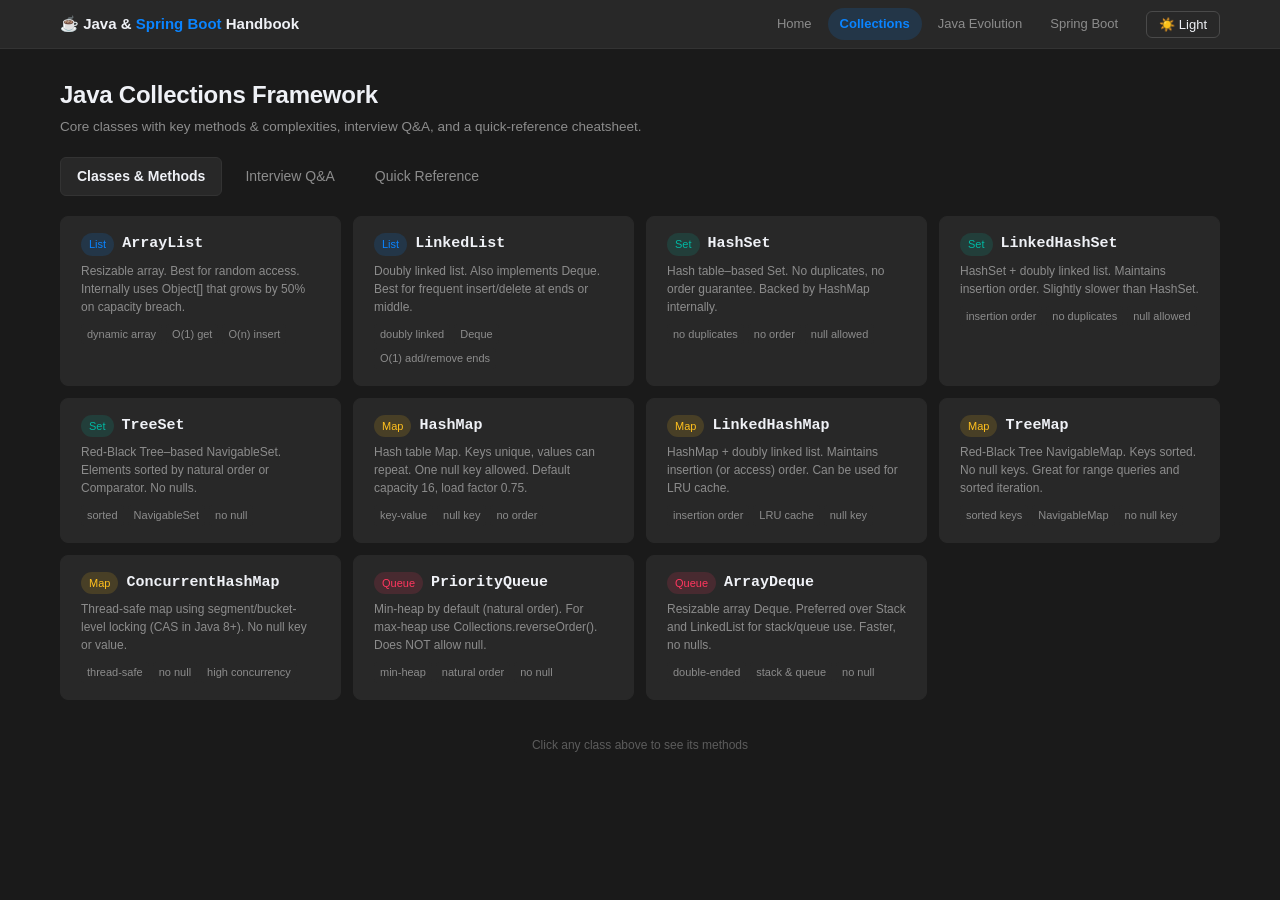
<file: java_collections_framework.html>
<!DOCTYPE html>
<html lang="en" data-theme="dark">
<head>
<meta charset="UTF-8">
<meta name="viewport" content="width=device-width, initial-scale=1.0">
<meta name="description" content="Java Collections Framework reference: classes with methods and complexities, interview Q&A, and a quick-reference cheatsheet.">
<title>Java Collections Framework — Handbook</title>
<link rel="stylesheet" href="css/tokens.css">
<link rel="stylesheet" href="css/components.css">
<script src="js/theme.js"></script>
<style>
/* Page-local variable names are remapped onto the shared design
   tokens (css/tokens.css) so both themes flow through untouched. */
:root {
  --color-background-primary: var(--bg-primary);
  --color-background-secondary: var(--bg-secondary);
  --color-background-tertiary: var(--bg-tertiary);
  --color-text-primary: var(--text-primary);
  --color-text-secondary: var(--text-secondary);
  --color-text-tertiary: var(--text-tertiary);
  
  --color-border-primary: var(--border-primary);
  --color-border-secondary: var(--border-secondary);
  --color-border-tertiary: var(--border-tertiary);
  --color-border-info: var(--accent);
  
  --color-background-success: var(--success-bg);
  --color-text-success: var(--success);
  
  --color-background-warning: var(--warning-bg);
  --color-text-warning: var(--warning);
  
  --color-background-danger: var(--danger-bg);
  --color-text-danger: var(--danger);
  
  --color-background-info: var(--accent-bg);
  --color-text-info: var(--accent);
  
  --font-sans: -apple-system, BlinkMacSystemFont, "Segoe UI", Roboto, Helvetica, Arial, sans-serif;
  --font-mono: SFMono-Regular, Consolas, "Liberation Mono", Menlo, Courier, monospace;
  
  --border-radius-md: 6px;
  --border-radius-lg: 8px;
}

* { box-sizing: border-box; margin: 0; padding: 0; }
body { font-family: var(--font-sans); background: var(--color-background-primary); color: var(--color-text-primary); line-height: 1.5; }
.container { max-width: 1200px; margin: 0 auto; padding: 1.25rem 20px 48px; }
.page-title { font-size: 24px; font-weight: 700; letter-spacing: -.01em; margin: .5rem 0 4px; }
.page-sub { font-size: 13.5px; color: var(--color-text-secondary); margin-bottom: 1.25rem; }
/* .tabs, .tab, .badge and .cheat-table styles come from css/components.css */
.panel { display: none; }
.panel.active { display: block; }
.class-grid { display: grid; grid-template-columns: repeat(auto-fit, minmax(280px, 1fr)); gap: 12px; margin-bottom: 1.25rem; }
.card { background: var(--color-background-secondary); border: 1px solid var(--color-background-secondary); border-radius: var(--border-radius-lg); padding: 1rem 1.25rem; cursor: pointer; transition: all .2s ease; }
.card:hover { background: var(--color-background-tertiary); border-color: var(--color-border-secondary); transform: translateY(-2px); }
.card.selected { border-color: var(--color-border-info); background: var(--color-background-tertiary); }
.card-header { display: flex; align-items: center; gap: 8px; margin-bottom: 6px; }
.badge-list { background: var(--color-background-info); color: var(--color-text-info); }
.badge-set { background: var(--color-background-success); color: var(--color-text-success); }
.badge-map { background: var(--color-background-warning); color: var(--color-text-warning); }
.badge-queue { background: var(--color-background-danger); color: var(--color-text-danger); }
.class-name { font-size: 15px; font-weight: 600; color: var(--color-text-primary); font-family: var(--font-mono); }
.class-desc { font-size: 12px; color: var(--color-text-secondary); line-height: 1.5; margin-bottom: 8px; }
.tags { display: flex; gap: 4px; flex-wrap: wrap; }
.tag { font-size: 11px; padding: 2px 6px; background: var(--color-background-secondary); color: var(--color-text-secondary); border-radius: 4px; }
.detail-panel { background: var(--color-background-secondary); border: 1px solid var(--color-border-tertiary); border-radius: var(--border-radius-lg); padding: 1.5rem; margin-top: 4px; box-shadow: 0 4px 12px rgba(0,0,0,0.1); }
.detail-title { font-size: 18px; font-weight: 600; font-family: var(--font-mono); margin-bottom: 6px; color: var(--color-text-primary); }
.detail-sub { font-size: 13px; color: var(--color-text-secondary); margin-bottom: 1rem; }
.methods-title { font-size: 13px; font-weight: 500; margin-bottom: 8px; color: var(--color-text-primary); }
.method-item { display: flex; align-items: flex-start; gap: 10px; padding: 10px 0; border-bottom: 1px solid var(--color-border-tertiary); }
.method-item:last-child { border-bottom: none; }
.method-name { font-family: var(--font-mono); font-size: 12px; color: var(--color-text-info); min-width: 200px; flex-shrink: 0; }
.method-desc { font-size: 12px; color: var(--color-text-secondary); line-height: 1.5; }
.complexity { font-size: 10px; font-family: var(--font-mono); padding: 1px 5px; background: var(--color-background-secondary); border-radius: 3px; color: var(--color-text-secondary); white-space: nowrap; margin-top: 2px; display: inline-block; }
.hint { font-size: 12px; color: var(--color-text-tertiary); text-align: center; padding: 1rem 0; }
.q-item { background: var(--color-background-secondary); border: 1px solid transparent; border-radius: var(--border-radius-lg); padding: 1.25rem; margin-bottom: 12px; cursor: pointer; transition: background 0.2s; }
.q-item:hover { background: var(--color-background-tertiary); }
.q-question { font-size: 15px; font-weight: 600; color: var(--color-text-primary); display: flex; justify-content: space-between; align-items: center; }
.q-arrow { color: var(--color-text-tertiary); transition: transform .2s; font-size: 12px; }
.q-answer { font-size: 14px; color: var(--color-text-secondary); line-height: 1.7; margin-top: 12px; padding-top: 12px; border-top: 1px solid var(--color-border-tertiary); display: none; }
.q-answer code { font-family: var(--font-mono); font-size: 13px; background: var(--color-background-primary); padding: 2px 5px; border-radius: 4px; color: var(--color-text-primary); }
.q-answer pre { font-family: var(--font-mono); font-size: 13px; background: var(--color-background-primary); padding: 12px; border-radius: var(--border-radius-md); border: 1px solid var(--color-border-tertiary); margin: 12px 0; line-height: 1.6; color: var(--color-text-primary); white-space: pre-wrap; }
.q-answer .diff { margin: 6px 0; }
.section-label { font-size: 11px; font-weight: 500; text-transform: uppercase; letter-spacing: .06em; color: var(--color-text-tertiary); margin: 1rem 0 6px; }
</style>
</head>
<body>

<header class="site-topbar">
  <div class="site-topbar-in">
    <a class="topbar-brand" href="index.html">☕ Java &amp; <span class="accent">Spring Boot</span> Handbook</a>
    <nav class="topbar-nav" aria-label="Topic handbooks">
      <a class="topbar-link" href="index.html">Home</a>
      <a class="topbar-link active" href="java_collections_framework.html" aria-current="page">Collections</a>
      <a class="topbar-link" href="java-evolution-handbook.html">Java Evolution</a>
      <a class="topbar-link" href="spring-boot-handbook.html">Spring Boot</a>
    </nav>
    <button id="theme-toggle" class="theme-btn" aria-label="Toggle dark/light theme">🌙 Dark</button>
  </div>
</header>

<div class="container">
  <h1 class="page-title">Java Collections Framework</h1>
  <p class="page-sub">Core classes with key methods &amp; complexities, interview Q&amp;A, and a quick-reference cheatsheet.</p>
  <div class="tabs">
    <div class="tab active" onclick="switchTab('classes')">Classes &amp; Methods</div>
    <div class="tab" onclick="switchTab('interview')">Interview Q&amp;A</div>
    <div class="tab" onclick="switchTab('cheatsheet')">Quick Reference</div>
  </div>

  <!-- CLASSES PANEL -->
  <div class="panel active" id="panel-classes">
    <div class="class-grid" id="class-grid"></div>
    <div id="detail-area"><p class="hint">Click any class above to see its methods</p></div>
  </div>

  <!-- INTERVIEW PANEL -->
  <div class="panel" id="panel-interview">
    <div id="qa-list"></div>
  </div>

  <!-- CHEATSHEET PANEL -->
  <div class="panel" id="panel-cheatsheet">
    <div class="detail-panel">
      <div class="detail-title" style="font-family:var(--font-sans);margin-bottom:.75rem">Collection classes at a glance</div>
      <table class="cheat-table">
        <thead><tr>
          <th>Class</th><th>Ordered</th><th>Sorted</th><th>Duplicates</th><th>Null key</th><th>Thread-safe</th><th>Best use</th>
        </tr></thead>
        <tbody>
          <tr><td><code style="font-family:var(--font-mono);font-size:11px">ArrayList</code></td><td class="yes">✓</td><td class="no">✗</td><td class="yes">✓</td><td class="na">—</td><td class="no">✗</td><td>Fast random access</td></tr>
          <tr><td><code style="font-family:var(--font-mono);font-size:11px">LinkedList</code></td><td class="yes">✓</td><td class="no">✗</td><td class="yes">✓</td><td class="na">—</td><td class="no">✗</td><td>Frequent insert/delete</td></tr>
          <tr><td><code style="font-family:var(--font-mono);font-size:11px">HashSet</code></td><td class="no">✗</td><td class="no">✗</td><td class="no">✗</td><td class="yes">✓</td><td class="no">✗</td><td>Unique elements, fast lookup</td></tr>
          <tr><td><code style="font-family:var(--font-mono);font-size:11px">LinkedHashSet</code></td><td class="yes">✓</td><td class="no">✗</td><td class="no">✗</td><td class="yes">✓</td><td class="no">✗</td><td>Unique + insertion order</td></tr>
          <tr><td><code style="font-family:var(--font-mono);font-size:11px">TreeSet</code></td><td class="yes">✓</td><td class="yes">✓</td><td class="no">✗</td><td class="no">✗</td><td class="no">✗</td><td>Sorted unique elements</td></tr>
          <tr><td><code style="font-family:var(--font-mono);font-size:11px">HashMap</code></td><td class="no">✗</td><td class="no">✗</td><td class="na">keys: ✗</td><td class="yes">✓</td><td class="no">✗</td><td>General purpose map</td></tr>
          <tr><td><code style="font-family:var(--font-mono);font-size:11px">LinkedHashMap</code></td><td class="yes">✓</td><td class="no">✗</td><td class="na">keys: ✗</td><td class="yes">✓</td><td class="no">✗</td><td>Insertion-order map</td></tr>
          <tr><td><code style="font-family:var(--font-mono);font-size:11px">TreeMap</code></td><td class="yes">✓</td><td class="yes">✓</td><td class="na">keys: ✗</td><td class="no">✗</td><td class="no">✗</td><td>Sorted map / range queries</td></tr>
          <tr><td><code style="font-family:var(--font-mono);font-size:11px">PriorityQueue</code></td><td class="yes">✓</td><td class="yes">✓</td><td class="yes">✓</td><td class="no">✗</td><td class="no">✗</td><td>Min/max heap, scheduling</td></tr>
          <tr><td><code style="font-family:var(--font-mono);font-size:11px">ArrayDeque</code></td><td class="yes">✓</td><td class="no">✗</td><td class="yes">✓</td><td class="no">✗</td><td class="no">✗</td><td>Stack / Queue (preferred)</td></tr>
          <tr><td><code style="font-family:var(--font-mono);font-size:11px">ConcurrentHashMap</code></td><td class="no">✗</td><td class="no">✗</td><td class="na">keys: ✗</td><td class="no">✗</td><td class="yes">✓</td><td>Multi-threaded map</td></tr>
          <tr><td><code style="font-family:var(--font-mono);font-size:11px">CopyOnWriteArrayList</code></td><td class="yes">✓</td><td class="no">✗</td><td class="yes">✓</td><td class="na">—</td><td class="yes">✓</td><td>Read-heavy concurrent list</td></tr>
        </tbody>
      </table>
    </div>
  </div>
</div>

<script>
const classes = [
  {
    name: 'ArrayList', type: 'list', badge: 'List',
    desc: 'Resizable array. Best for random access. Internally uses Object[] that grows by 50% on capacity breach.',
    tags: ['dynamic array', 'O(1) get', 'O(n) insert'],
    methods: [
      { name: 'add(E e)', desc: 'Appends element to end', complex: 'O(1) amortized' },
      { name: 'add(int i, E e)', desc: 'Inserts at index, shifts elements right', complex: 'O(n)' },
      { name: 'get(int i)', desc: 'Returns element at index', complex: 'O(1)' },
      { name: 'set(int i, E e)', desc: 'Replaces element at index', complex: 'O(1)' },
      { name: 'remove(int i)', desc: 'Removes by index, shifts left', complex: 'O(n)' },
      { name: 'remove(Object o)', desc: 'Removes first occurrence of object', complex: 'O(n)' },
      { name: 'contains(Object o)', desc: 'Linear search for element', complex: 'O(n)' },
      { name: 'size()', desc: 'Returns count of elements', complex: 'O(1)' },
      { name: 'isEmpty()', desc: 'Returns true if size == 0', complex: 'O(1)' },
      { name: 'clear()', desc: 'Removes all elements', complex: 'O(n)' },
      { name: 'indexOf(Object o)', desc: 'Returns first index of element or -1', complex: 'O(n)' },
      { name: 'subList(from, to)', desc: 'Returns a view of the specified range', complex: 'O(1)' },
      { name: 'sort(Comparator c)', desc: 'Sorts list using merge sort', complex: 'O(n log n)' },
      { name: 'toArray()', desc: 'Converts list to Object[]', complex: 'O(n)' },
      { name: 'iterator()', desc: 'Returns fail-fast iterator', complex: 'O(1)' },
      { name: 'ensureCapacity(int)', desc: 'Pre-allocates internal array capacity', complex: 'O(n)' },
      { name: 'trimToSize()', desc: 'Trims capacity to current size', complex: 'O(n)' },
    ]
  },
  {
    name: 'LinkedList', type: 'list', badge: 'List',
    desc: 'Doubly linked list. Also implements Deque. Best for frequent insert/delete at ends or middle.',
    tags: ['doubly linked', 'Deque', 'O(1) add/remove ends'],
    methods: [
      { name: 'add(E e)', desc: 'Appends to end (tail)', complex: 'O(1)' },
      { name: 'addFirst(E e)', desc: 'Inserts at head', complex: 'O(1)' },
      { name: 'addLast(E e)', desc: 'Inserts at tail', complex: 'O(1)' },
      { name: 'get(int i)', desc: 'Traverses from nearest end to index', complex: 'O(n)' },
      { name: 'getFirst()', desc: 'Returns head element', complex: 'O(1)' },
      { name: 'getLast()', desc: 'Returns tail element', complex: 'O(1)' },
      { name: 'remove()', desc: 'Removes and returns head', complex: 'O(1)' },
      { name: 'removeFirst()', desc: 'Removes head', complex: 'O(1)' },
      { name: 'removeLast()', desc: 'Removes tail', complex: 'O(1)' },
      { name: 'offer(E e)', desc: 'Adds to tail (Queue method)', complex: 'O(1)' },
      { name: 'poll()', desc: 'Retrieves & removes head, null if empty', complex: 'O(1)' },
      { name: 'peek()', desc: 'Retrieves head without removing', complex: 'O(1)' },
      { name: 'push(E e)', desc: 'Pushes onto stack (head)', complex: 'O(1)' },
      { name: 'pop()', desc: 'Pops from stack (head)', complex: 'O(1)' },
      { name: 'contains(Object o)', desc: 'Linear traversal search', complex: 'O(n)' },
    ]
  },
  {
    name: 'HashSet', type: 'set', badge: 'Set',
    desc: 'Hash table–based Set. No duplicates, no order guarantee. Backed by HashMap internally.',
    tags: ['no duplicates', 'no order', 'null allowed'],
    methods: [
      { name: 'add(E e)', desc: 'Adds element if not present', complex: 'O(1) avg' },
      { name: 'remove(Object o)', desc: 'Removes element if present', complex: 'O(1) avg' },
      { name: 'contains(Object o)', desc: 'Returns true if element exists', complex: 'O(1) avg' },
      { name: 'size()', desc: 'Returns number of elements', complex: 'O(1)' },
      { name: 'isEmpty()', desc: 'Returns true if empty', complex: 'O(1)' },
      { name: 'clear()', desc: 'Removes all elements', complex: 'O(n)' },
      { name: 'iterator()', desc: 'Returns fail-fast iterator (no order)', complex: 'O(1)' },
    ]
  },
  {
    name: 'LinkedHashSet', type: 'set', badge: 'Set',
    desc: 'HashSet + doubly linked list. Maintains insertion order. Slightly slower than HashSet.',
    tags: ['insertion order', 'no duplicates', 'null allowed'],
    methods: [
      { name: 'add(E e)', desc: 'Adds to end if not already present', complex: 'O(1) avg' },
      { name: 'remove(Object o)', desc: 'Removes element, maintains links', complex: 'O(1) avg' },
      { name: 'contains(Object o)', desc: 'Hash-based lookup', complex: 'O(1) avg' },
      { name: 'iterator()', desc: 'Returns iterator in insertion order', complex: 'O(1)' },
    ]
  },
  {
    name: 'TreeSet', type: 'set', badge: 'Set',
    desc: 'Red-Black Tree–based NavigableSet. Elements sorted by natural order or Comparator. No nulls.',
    tags: ['sorted', 'NavigableSet', 'no null'],
    methods: [
      { name: 'add(E e)', desc: 'Inserts in sorted position', complex: 'O(log n)' },
      { name: 'remove(Object o)', desc: 'Removes element, rebalances tree', complex: 'O(log n)' },
      { name: 'contains(Object o)', desc: 'Binary search in tree', complex: 'O(log n)' },
      { name: 'first()', desc: 'Returns lowest element', complex: 'O(log n)' },
      { name: 'last()', desc: 'Returns highest element', complex: 'O(log n)' },
      { name: 'floor(E e)', desc: 'Greatest element ≤ e', complex: 'O(log n)' },
      { name: 'ceiling(E e)', desc: 'Smallest element ≥ e', complex: 'O(log n)' },
      { name: 'higher(E e)', desc: 'Smallest element strictly > e', complex: 'O(log n)' },
      { name: 'lower(E e)', desc: 'Greatest element strictly < e', complex: 'O(log n)' },
      { name: 'headSet(E to)', desc: 'View of elements < to', complex: 'O(1)' },
      { name: 'tailSet(E from)', desc: 'View of elements ≥ from', complex: 'O(1)' },
      { name: 'subSet(E from, E to)', desc: 'View from from (inclusive) to to (exclusive)', complex: 'O(1)' },
      { name: 'pollFirst()', desc: 'Removes and returns lowest', complex: 'O(log n)' },
      { name: 'pollLast()', desc: 'Removes and returns highest', complex: 'O(log n)' },
    ]
  },
  {
    name: 'HashMap', type: 'map', badge: 'Map',
    desc: 'Hash table Map. Keys unique, values can repeat. One null key allowed. Default capacity 16, load factor 0.75.',
    tags: ['key-value', 'null key', 'no order'],
    methods: [
      { name: 'put(K k, V v)', desc: 'Associates value with key; returns old value', complex: 'O(1) avg' },
      { name: 'get(Object k)', desc: 'Returns value for key, null if missing', complex: 'O(1) avg' },
      { name: 'getOrDefault(k, def)', desc: 'Returns value or default if key absent', complex: 'O(1) avg' },
      { name: 'remove(Object k)', desc: 'Removes mapping for key', complex: 'O(1) avg' },
      { name: 'containsKey(Object k)', desc: 'Returns true if key exists', complex: 'O(1) avg' },
      { name: 'containsValue(Object v)', desc: 'Linear scan of all values', complex: 'O(n)' },
      { name: 'keySet()', desc: 'Returns Set view of all keys', complex: 'O(1)' },
      { name: 'values()', desc: 'Returns Collection view of all values', complex: 'O(1)' },
      { name: 'entrySet()', desc: 'Returns Set of Map.Entry (best for iteration)', complex: 'O(1)' },
      { name: 'putIfAbsent(k, v)', desc: 'Puts only if key not already mapped', complex: 'O(1) avg' },
      { name: 'computeIfAbsent(k, fn)', desc: 'Computes and inserts if key absent', complex: 'O(1) avg' },
      { name: 'merge(k, v, fn)', desc: 'Merges value; great for frequency maps', complex: 'O(1) avg' },
      { name: 'forEach((k,v) -> ...)', desc: 'Iterates all entries with BiConsumer', complex: 'O(n)' },
      { name: 'size()', desc: 'Returns number of key-value pairs', complex: 'O(1)' },
      { name: 'isEmpty()', desc: 'Returns true if no mappings', complex: 'O(1)' },
    ]
  },
  {
    name: 'LinkedHashMap', type: 'map', badge: 'Map',
    desc: 'HashMap + doubly linked list. Maintains insertion (or access) order. Can be used for LRU cache.',
    tags: ['insertion order', 'LRU cache', 'null key'],
    methods: [
      { name: 'put(K k, V v)', desc: 'Inserts / updates; appends to linked list', complex: 'O(1) avg' },
      { name: 'get(Object k)', desc: 'Retrieves value; optionally moves to end (access-order)', complex: 'O(1) avg' },
      { name: 'removeEldestEntry(e)', desc: 'Override to auto-evict oldest entry (LRU pattern)', complex: 'O(1)' },
      { name: 'entrySet()', desc: 'Returns entries in insertion order', complex: 'O(1)' },
      { name: 'keySet()', desc: 'Keys in insertion order', complex: 'O(1)' },
      { name: 'values()', desc: 'Values in insertion order', complex: 'O(1)' },
    ]
  },
  {
    name: 'TreeMap', type: 'map', badge: 'Map',
    desc: 'Red-Black Tree NavigableMap. Keys sorted. No null keys. Great for range queries and sorted iteration.',
    tags: ['sorted keys', 'NavigableMap', 'no null key'],
    methods: [
      { name: 'put(K k, V v)', desc: 'Inserts in sorted key order', complex: 'O(log n)' },
      { name: 'get(Object k)', desc: 'Binary tree lookup', complex: 'O(log n)' },
      { name: 'firstKey()', desc: 'Returns lowest key', complex: 'O(log n)' },
      { name: 'lastKey()', desc: 'Returns highest key', complex: 'O(log n)' },
      { name: 'floorKey(K k)', desc: 'Greatest key ≤ k', complex: 'O(log n)' },
      { name: 'ceilingKey(K k)', desc: 'Smallest key ≥ k', complex: 'O(log n)' },
      { name: 'headMap(K to)', desc: 'View of keys < to', complex: 'O(1)' },
      { name: 'tailMap(K from)', desc: 'View of keys ≥ from', complex: 'O(1)' },
      { name: 'subMap(from, to)', desc: 'View from (incl) to to (excl)', complex: 'O(1)' },
      { name: 'entrySet()', desc: 'Entries in ascending key order', complex: 'O(1)' },
      { name: 'descendingMap()', desc: 'Reverse-order view of map', complex: 'O(1)' },
      { name: 'pollFirstEntry()', desc: 'Removes and returns lowest-key entry', complex: 'O(log n)' },
      { name: 'pollLastEntry()', desc: 'Removes and returns highest-key entry', complex: 'O(log n)' },
    ]
  },
  {
    name: 'PriorityQueue', type: 'queue', badge: 'Queue',
    desc: 'Min-heap by default (natural order). For max-heap use Collections.reverseOrder(). Does NOT allow null.',
    tags: ['min-heap', 'natural order', 'no null'],
    methods: [
      { name: 'offer(E e)', desc: 'Inserts element; sifts up to maintain heap', complex: 'O(log n)' },
      { name: 'add(E e)', desc: 'Same as offer(); throws if capacity exceeded', complex: 'O(log n)' },
      { name: 'peek()', desc: 'Returns min element WITHOUT removing; null if empty', complex: 'O(1)' },
      { name: 'poll()', desc: 'Removes and returns min; null if empty', complex: 'O(log n)' },
      { name: 'remove()', desc: 'Same as poll() but throws if empty', complex: 'O(log n)' },
      { name: 'remove(Object o)', desc: 'Removes specific element (linear scan)', complex: 'O(n)' },
      { name: 'contains(Object o)', desc: 'Linear scan', complex: 'O(n)' },
      { name: 'size()', desc: 'Returns element count', complex: 'O(1)' },
      { name: 'toArray()', desc: 'Heap order, NOT sorted order', complex: 'O(n)' },
    ]
  },
  {
    name: 'ArrayDeque', type: 'queue', badge: 'Queue',
    desc: 'Resizable array Deque. Preferred over Stack and LinkedList for stack/queue use. Faster, no nulls.',
    tags: ['double-ended', 'stack & queue', 'no null'],
    methods: [
      { name: 'addFirst(E e)', desc: 'Inserts at front', complex: 'O(1) amortized' },
      { name: 'addLast(E e)', desc: 'Inserts at back', complex: 'O(1) amortized' },
      { name: 'offerFirst(E e)', desc: 'Same as addFirst, returns boolean', complex: 'O(1) amortized' },
      { name: 'offerLast(E e)', desc: 'Same as addLast, returns boolean', complex: 'O(1) amortized' },
      { name: 'peekFirst()', desc: 'Returns front without removing; null if empty', complex: 'O(1)' },
      { name: 'peekLast()', desc: 'Returns back without removing; null if empty', complex: 'O(1)' },
      { name: 'pollFirst()', desc: 'Removes and returns front; null if empty', complex: 'O(1)' },
      { name: 'pollLast()', desc: 'Removes and returns back; null if empty', complex: 'O(1)' },
      { name: 'push(E e)', desc: 'Stack push = addFirst', complex: 'O(1) amortized' },
      { name: 'pop()', desc: 'Stack pop = removeFirst', complex: 'O(1)' },
      { name: 'peek()', desc: 'Stack peek = peekFirst', complex: 'O(1)' },
      { name: 'size()', desc: 'Returns element count', complex: 'O(1)' },
      { name: 'isEmpty()', desc: 'Returns true if empty', complex: 'O(1)' },
    ]
  },
  {
    name: 'ConcurrentHashMap', type: 'map', badge: 'Map',
    desc: 'Thread-safe map using segment/bucket-level locking (CAS in Java 8+). No null key or value.',
    tags: ['thread-safe', 'no null', 'high concurrency'],
    methods: [
      { name: 'put(K k, V v)', desc: 'Atomic put; no locks on uncontested buckets', complex: 'O(1) avg' },
      { name: 'get(Object k)', desc: 'Lock-free read', complex: 'O(1)' },
      { name: 'putIfAbsent(k, v)', desc: 'Atomic: inserts only if absent', complex: 'O(1) avg' },
      { name: 'remove(k, v)', desc: 'Atomic: removes only if mapped to v', complex: 'O(1) avg' },
      { name: 'replace(k, old, new)', desc: 'Atomic compare-and-replace', complex: 'O(1) avg' },
      { name: 'compute(k, fn)', desc: 'Atomically computes new value', complex: 'O(1) avg' },
      { name: 'merge(k, v, fn)', desc: 'Atomically merges; great for counters', complex: 'O(1) avg' },
      { name: 'forEach(parallelismThreshold, fn)', desc: 'Parallel iteration above threshold', complex: 'O(n)' },
      { name: 'mappingCount()', desc: 'Returns long count (prefer over size())', complex: 'O(1)' },
    ]
  },
];

const qa = [
  {
    q: 'What is the Java Collections Framework?',
    a: `A unified architecture for representing and manipulating collections of objects. It consists of:<br>
<b>Interfaces:</b> Collection, List, Set, Queue, Deque, Map<br>
<b>Implementations:</b> ArrayList, LinkedList, HashSet, TreeSet, HashMap, TreeMap, PriorityQueue, etc.<br>
<b>Algorithms:</b> Static methods in <code>Collections</code> and <code>Arrays</code> utility classes.<br><br>
The hierarchy: <code>Iterable → Collection → {List, Set, Queue}</code> and <code>Map</code> (separate hierarchy).`
  },
  {
    q: 'ArrayList vs LinkedList — when to use which?',
    a: `<b>Use ArrayList when:</b><br>
• You need fast random access: <code>get(i)</code> is O(1)<br>
• Reads far outnumber writes<br>
• Cache performance matters (contiguous memory)<br><br>
<b>Use LinkedList when:</b><br>
• Frequent insertions/deletions in the middle (O(1) after finding the node)<br>
• You need Deque operations (addFirst, addLast, removeFirst, removeLast)<br><br>
<b>Key difference:</b> ArrayList uses Object[] internally; LinkedList uses Node objects with prev/next pointers. LinkedList has higher per-element memory overhead (~48 bytes/node vs ~4 bytes in ArrayList).`
  },
  {
    q: 'How does HashMap work internally?',
    a: `HashMap uses an array of <b>buckets</b> (default 16). Each bucket is a linked list (or tree in Java 8+).<br><br>
<b>Steps for put(k, v):</b>
<pre>1. Compute hash: hash = Objects.hashCode(k) ^ (hash >>> 16)
2. index = hash & (capacity - 1)
3. If bucket empty → store directly
4. If collision → chain in linked list
5. If chain length ≥ 8 → convert to Red-Black Tree (Java 8+)
6. If size > capacity × loadFactor (0.75) → rehash (double capacity)</pre>
<b>Why loadFactor 0.75?</b> Balance between time and space. Too low → many rehashes; too high → more collisions.`
  },
  {
    q: 'HashMap vs Hashtable vs ConcurrentHashMap',
    a: `<table class="cheat-table" style="margin:0">
<tr><th>Feature</th><th>HashMap</th><th>Hashtable</th><th>ConcurrentHashMap</th></tr>
<tr><td>Thread-safe</td><td class="no">No</td><td class="yes">Yes (synchronized)</td><td class="yes">Yes (CAS)</td></tr>
<tr><td>Null key</td><td class="yes">1 null key</td><td class="no">No</td><td class="no">No</td></tr>
<tr><td>Performance</td><td>Fastest (single-thread)</td><td>Slowest</td><td>Best (multi-thread)</td></tr>
<tr><td>Introduced</td><td>Java 2</td><td>Java 1 (legacy)</td><td>Java 5</td></tr>
</table>
<br>Prefer <code>ConcurrentHashMap</code> over <code>Hashtable</code> always. Use <code>Collections.synchronizedMap()</code> only when wrapping existing maps.`
  },
  {
    q: 'HashSet vs TreeSet vs LinkedHashSet',
    a: `<b>HashSet:</b> Backed by HashMap. O(1) add/contains. No order. Allows one null.<br><br>
<b>LinkedHashSet:</b> Backed by LinkedHashMap. O(1) operations. Maintains insertion order. Slightly slower than HashSet.<br><br>
<b>TreeSet:</b> Backed by TreeMap (Red-Black Tree). O(log n) operations. Sorted order. No null allowed.<br><br>
<b>Rule of thumb:</b> Default → HashSet. Need insertion order → LinkedHashSet. Need sorted order → TreeSet.`
  },
  {
    q: 'What is the difference between fail-fast and fail-safe iterators?',
    a: `<b>Fail-fast iterator</b> (ArrayList, HashMap, HashSet, etc.):<br>
• Throws <code>ConcurrentModificationException</code> if the collection is modified during iteration<br>
• Uses an internal <code>modCount</code> counter<br>
• Works on the original collection (no copy)<br><br>
<b>Fail-safe iterator</b> (CopyOnWriteArrayList, ConcurrentHashMap):<br>
• Does NOT throw; iterates over a snapshot/copy<br>
• Changes made during iteration are not visible to the iterator<br>
• Higher memory overhead due to copying<br><br>
<pre>// Fail-fast example (throws exception)
List&lt;String&gt; list = new ArrayList&lt;&gt;(Arrays.asList("a","b","c"));
for (String s : list) {
    list.remove(s); // ConcurrentModificationException!
}

// Safe: use Iterator.remove()
Iterator&lt;String&gt; it = list.iterator();
while (it.hasNext()) { it.next(); it.remove(); }</pre>`
  },
  {
    q: 'What is the difference between Comparable and Comparator?',
    a: `<b>Comparable</b> (java.lang): Natural ordering. Object defines its own comparison logic.<br>
• Method: <code>compareTo(T o)</code><br>
• Modifies the class itself<br>
• Used by TreeSet, TreeMap, Collections.sort() by default<br><br>
<b>Comparator</b> (java.util): External ordering. Separate class/lambda for custom order.<br>
• Method: <code>compare(T o1, T o2)</code><br>
• Does not modify the class<br>
• Used for multiple sort orders<br>
<pre>// Comparable
class Student implements Comparable&lt;Student&gt; {
    public int compareTo(Student s) { return this.name.compareTo(s.name); }
}

// Comparator (lambda)
students.sort(Comparator.comparingInt(Student::getAge)
                         .thenComparing(Student::getName));</pre>`
  },
  {
    q: 'How to make ArrayList thread-safe?',
    a: `Three ways, in order of preference:<br><br>
<b>1. CopyOnWriteArrayList (best for read-heavy):</b><br>
<code>List&lt;T&gt; list = new CopyOnWriteArrayList&lt;&gt;();</code><br>
Every write creates a fresh copy. Reads are lock-free.<br><br>
<b>2. Collections.synchronizedList (general purpose):</b><br>
<code>List&lt;T&gt; list = Collections.synchronizedList(new ArrayList&lt;&gt;());</code><br>
Wraps each method with synchronized block. Must manually sync during iteration.<br><br>
<b>3. Vector (legacy, avoid):</b><br>
Every method is synchronized. Performance worse than option 2.`
  },
  {
    q: 'PriorityQueue vs TreeSet — when to use which?',
    a: `<b>PriorityQueue:</b><br>
• Allows duplicates<br>
• O(1) peek (min element)<br>
• O(log n) poll (remove min)<br>
• Only the head is guaranteed to be min/max (internal array is heap-ordered, not sorted)<br>
• Use for: scheduling, Dijkstra's, k-th smallest/largest problems<br><br>
<b>TreeSet:</b><br>
• No duplicates<br>
• Fully sorted at all times<br>
• O(log n) for everything<br>
• Supports range queries (headSet, tailSet, subSet, floor, ceiling)<br>
• Use for: maintaining a sorted unique set with navigability<br><br>
<pre>// Max-heap with PriorityQueue
PriorityQueue&lt;Integer&gt; maxHeap = 
    new PriorityQueue&lt;&gt;(Collections.reverseOrder());</pre>`
  },
  {
    q: 'What is the difference between poll() and remove() in Queue?',
    a: `Both remove the head element, but behave differently on empty queues:<br><br>
• <code>poll()</code> → returns <b>null</b> if queue is empty (safe)<br>
• <code>remove()</code> → throws <b>NoSuchElementException</b> if queue is empty<br><br>
Similarly:<br>
• <code>peek()</code> → null if empty | <code>element()</code> → throws if empty<br>
• <code>offer()</code> → returns false | <code>add()</code> → throws if capacity exceeded<br><br>
Prefer poll/peek/offer for null-return semantics in production code.`
  },
  {
    q: 'Stack vs ArrayDeque — why prefer ArrayDeque?',
    a: `<b>Stack</b> (legacy, extends Vector):<br>
• All methods synchronized → slow even in single-thread<br>
• Inherits all Vector methods (confusing API)<br>
• Poor design: extends Vector but only uses one end<br><br>
<b>ArrayDeque (preferred):</b><br>
• Not synchronized → faster<br>
• Clean Deque API (push/pop/peek)<br>
• No random access via index<br>
• No null elements<br><br>
<code>Deque&lt;Integer&gt; stack = new ArrayDeque&lt;&gt;();</code><br>
The Javadoc itself says: "This class is likely to be faster than Stack when used as a stack."`
  },
  {
    q: 'How to implement an LRU Cache using Java collections?',
    a: `Use <code>LinkedHashMap</code> with access-order mode:<br>
<pre>class LRUCache&lt;K,V&gt; extends LinkedHashMap&lt;K,V&gt; {
    private final int capacity;
    
    LRUCache(int capacity) {
        super(capacity, 0.75f, true); // true = access-order
        this.capacity = capacity;
    }
    
    @Override
    protected boolean removeEldestEntry(Map.Entry&lt;K,V&gt; eldest) {
        return size() > capacity; // auto-evict when over capacity
    }
}</pre>
<code>accessOrder=true</code> moves the accessed entry to the tail. <code>removeEldestEntry</code> evicts the head (least recently used).`
  },
  {
    q: 'What is the difference between Iterator and ListIterator?',
    a: `<b>Iterator:</b><br>
• Works on any Collection (Set, List, Queue)<br>
• Only forward traversal<br>
• Methods: <code>hasNext()</code>, <code>next()</code>, <code>remove()</code><br><br>
<b>ListIterator:</b><br>
• Works only on List<br>
• Bidirectional traversal (forward & backward)<br>
• Can add and set elements during iteration<br>
• Methods: adds <code>hasPrevious()</code>, <code>previous()</code>, <code>add()</code>, <code>set()</code>, <code>nextIndex()</code>, <code>previousIndex()</code>`
  },
  {
    q: 'Collections utility class — important static methods?',
    a: `<pre>Collections.sort(list)                  // merge sort, stable
Collections.sort(list, comparator)
Collections.binarySearch(list, key)     // O(log n), list must be sorted
Collections.reverse(list)               // reverses in-place
Collections.shuffle(list)               // random shuffle
Collections.min(collection)             // returns min
Collections.max(collection)             // returns max
Collections.frequency(collection, obj) // count occurrences
Collections.disjoint(c1, c2)           // true if no common elements
Collections.nCopies(n, obj)             // immutable List of n copies
Collections.unmodifiableList(list)      // read-only wrapper
Collections.synchronizedList(list)      // thread-safe wrapper
Collections.singletonList(obj)          // immutable single-element list
Collections.emptyList()                 // immutable empty list</pre>`
  },
];

function switchTab(tab) {
  document.querySelectorAll('.tab').forEach(t => t.classList.remove('active'));
  document.querySelectorAll('.panel').forEach(p => p.classList.remove('active'));
  document.querySelector(`[onclick="switchTab('${tab}')"]`).classList.add('active');
  document.getElementById(`panel-${tab}`).classList.add('active');
}

function renderClasses() {
  const grid = document.getElementById('class-grid');
  const typeOrder = ['list','set','map','queue'];
  const grouped = {};
  typeOrder.forEach(t => grouped[t] = []);
  classes.forEach(c => grouped[c.type].push(c));

  let html = '';
  typeOrder.forEach(type => {
    grouped[type].forEach(c => {
      html += `<div class="card" id="card-${c.name}" onclick="showDetail('${c.name}')">
        <div class="card-header">
          <span class="badge badge-${c.type}">${c.badge}</span>
          <span class="class-name">${c.name}</span>
        </div>
        <div class="class-desc">${c.desc}</div>
        <div class="tags">${c.tags.map(t => `<span class="tag">${t}</span>`).join('')}</div>
      </div>`;
    });
  });
  grid.innerHTML = html;
}

function showDetail(name) {
  document.querySelectorAll('.card').forEach(c => c.classList.remove('selected'));
  document.getElementById(`card-${name}`).classList.add('selected');
  const cls = classes.find(c => c.name === name);
  const methodsHtml = cls.methods.map(m => `
    <div class="method-item">
      <div>
        <div class="method-name">${m.name}</div>
        <span class="complexity">${m.complex}</span>
      </div>
      <div class="method-desc">${m.desc}</div>
    </div>`).join('');

  document.getElementById('detail-area').innerHTML = `
    <div class="detail-panel">
      <div class="detail-title">${cls.name}</div>
      <div class="detail-sub">${cls.desc}</div>
      <div class="methods-title">Key Methods</div>
      ${methodsHtml}
    </div>`;
}

function renderQA() {
  const list = document.getElementById('qa-list');
  list.innerHTML = qa.map((item, i) => `
    <div class="q-item" onclick="toggleQA(${i})">
      <div class="q-question">
        <span>${item.q}</span>
        <span class="q-arrow" id="arrow-${i}">▼</span>
      </div>
      <div class="q-answer" id="ans-${i}">${item.a}</div>
    </div>`).join('');
}

function toggleQA(i) {
  const ans = document.getElementById(`ans-${i}`);
  const arrow = document.getElementById(`arrow-${i}`);
  const open = ans.style.display === 'block';
  ans.style.display = open ? 'none' : 'block';
  arrow.style.transform = open ? '' : 'rotate(180deg)';
}

renderClasses();
renderQA();
</script>
</body>
</html>
</file>
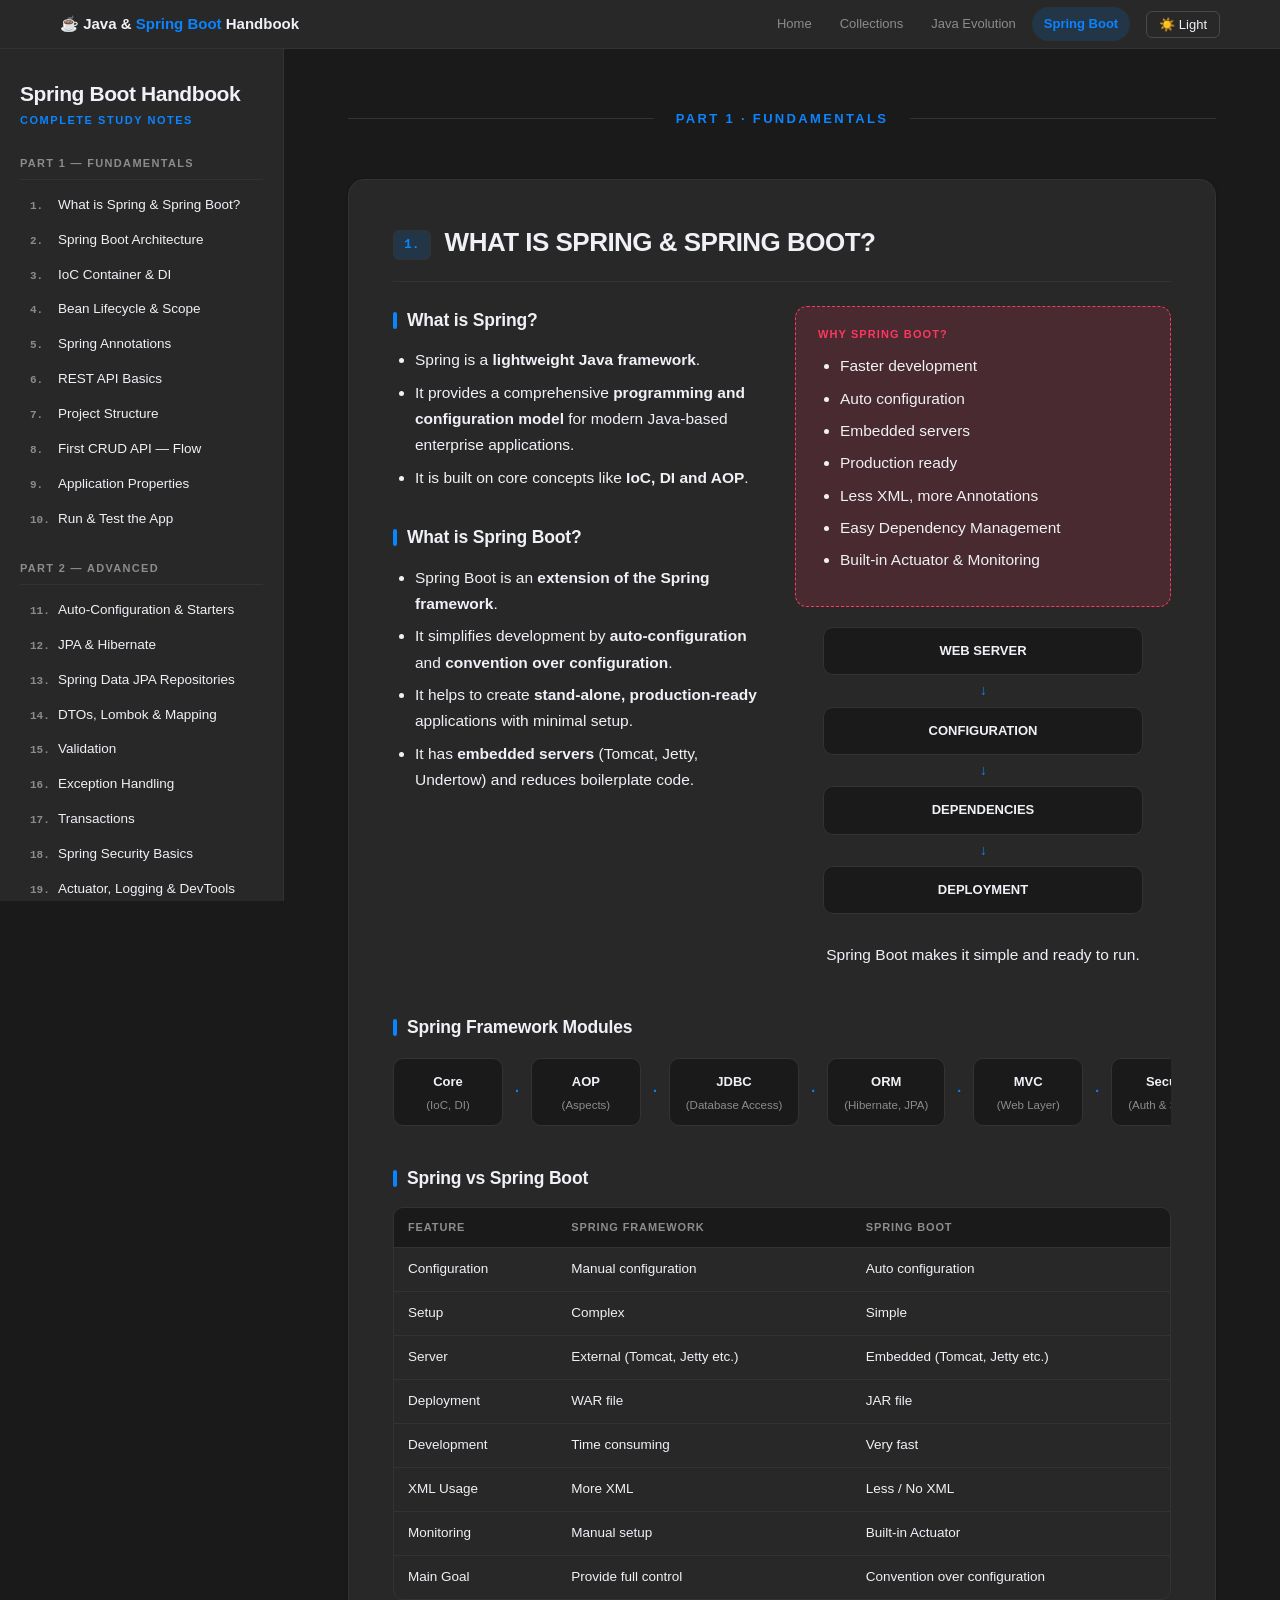
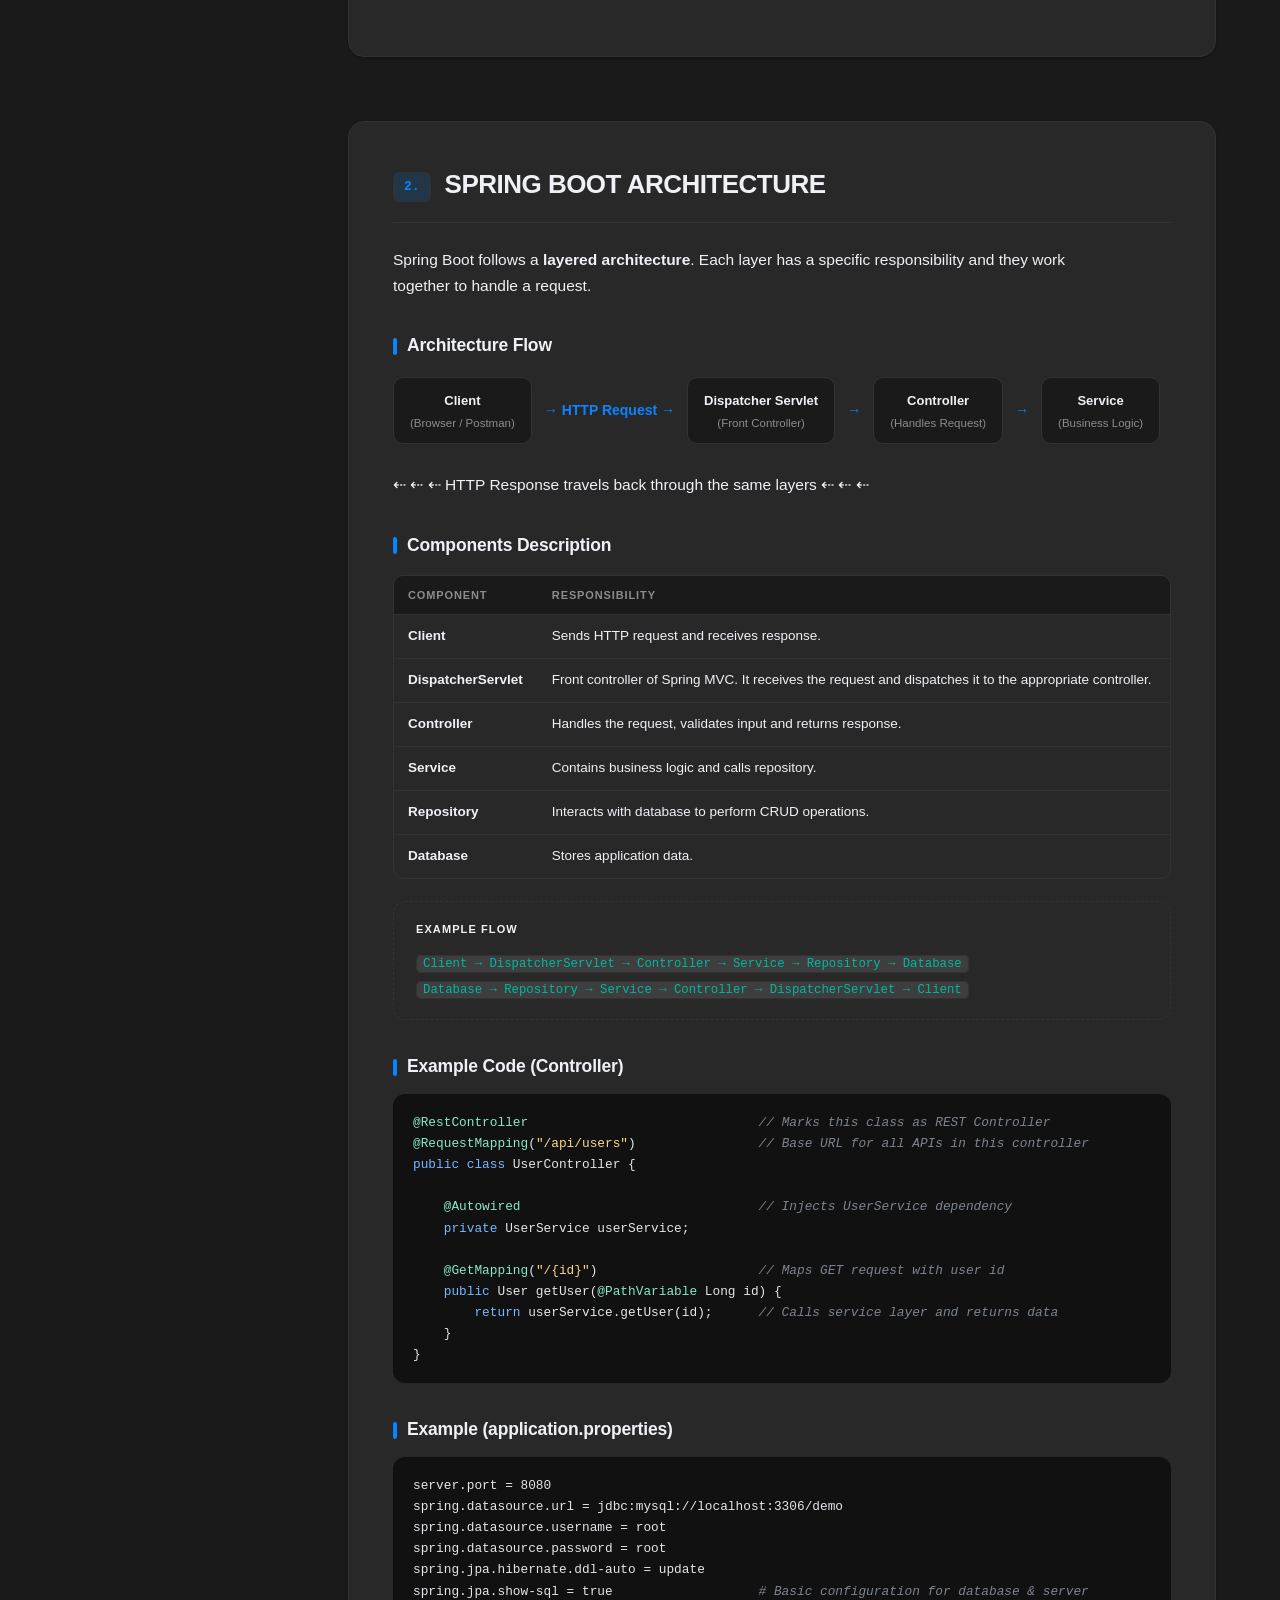
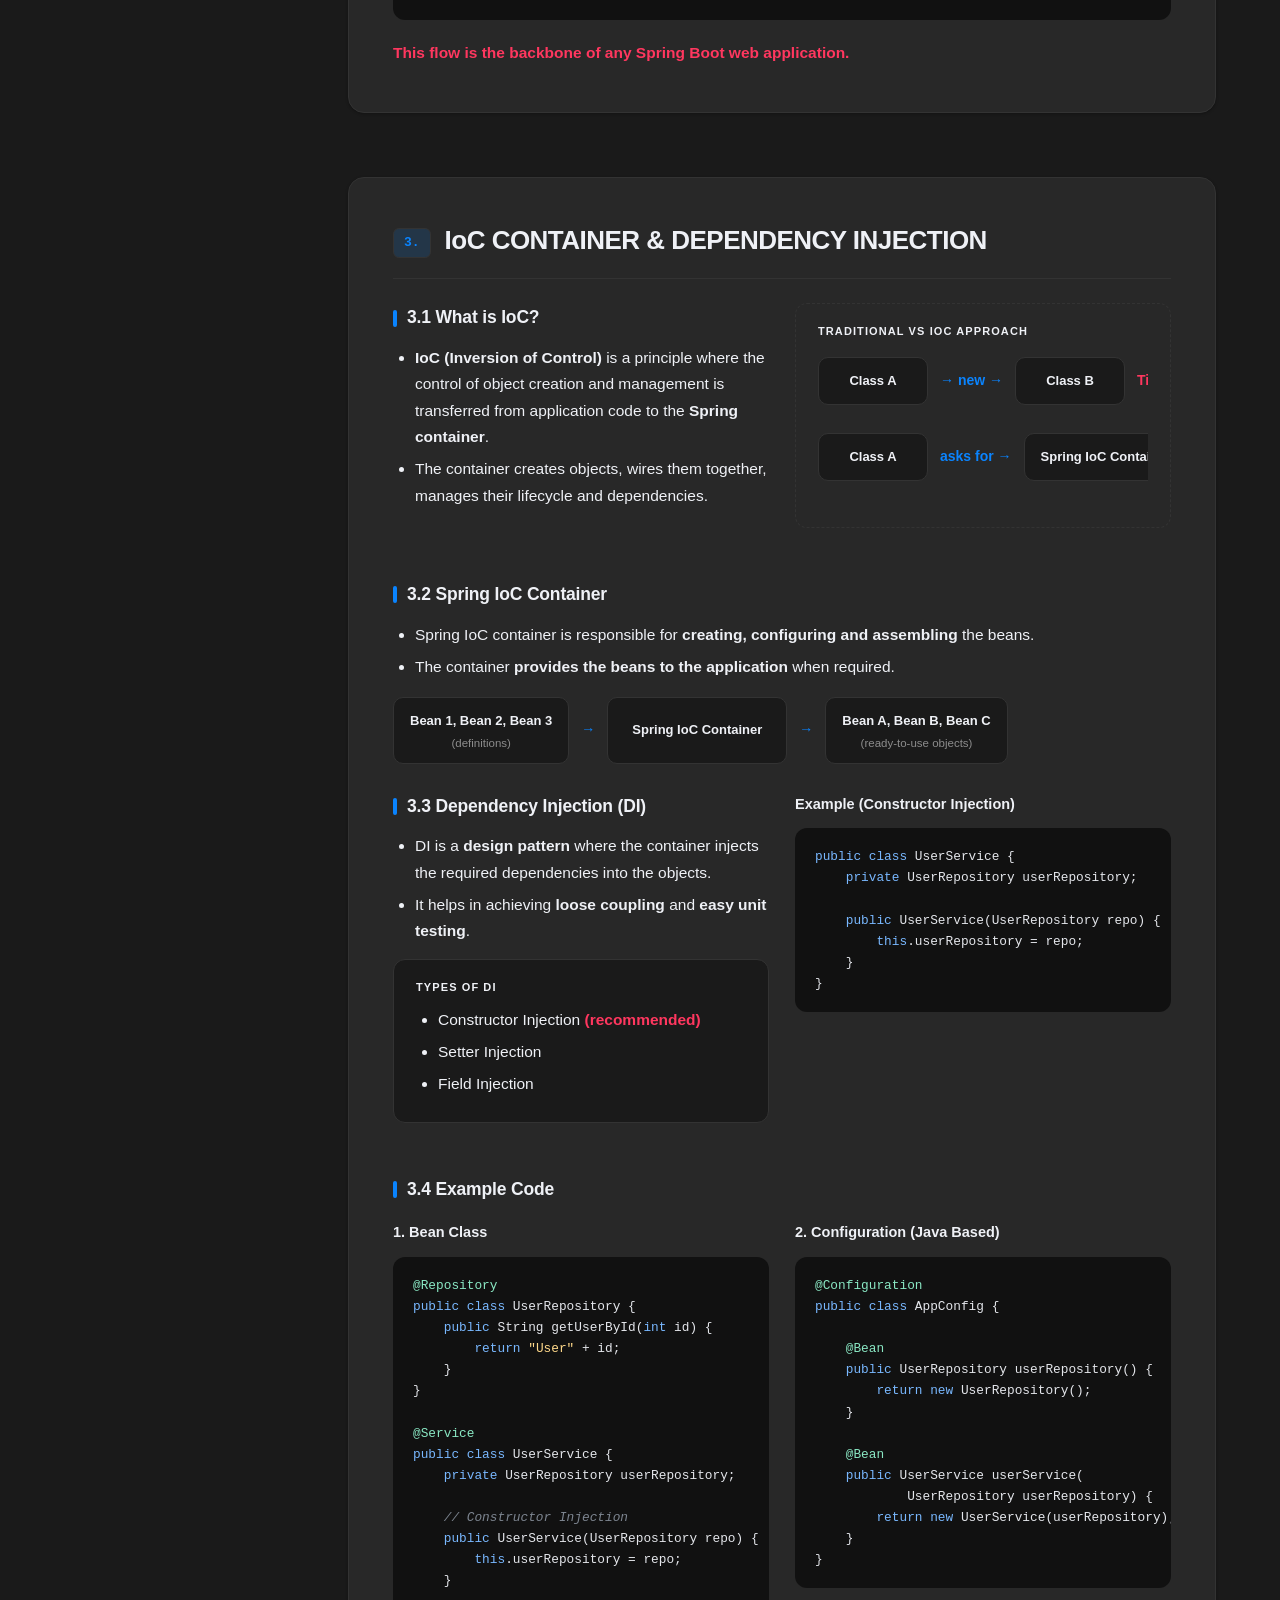
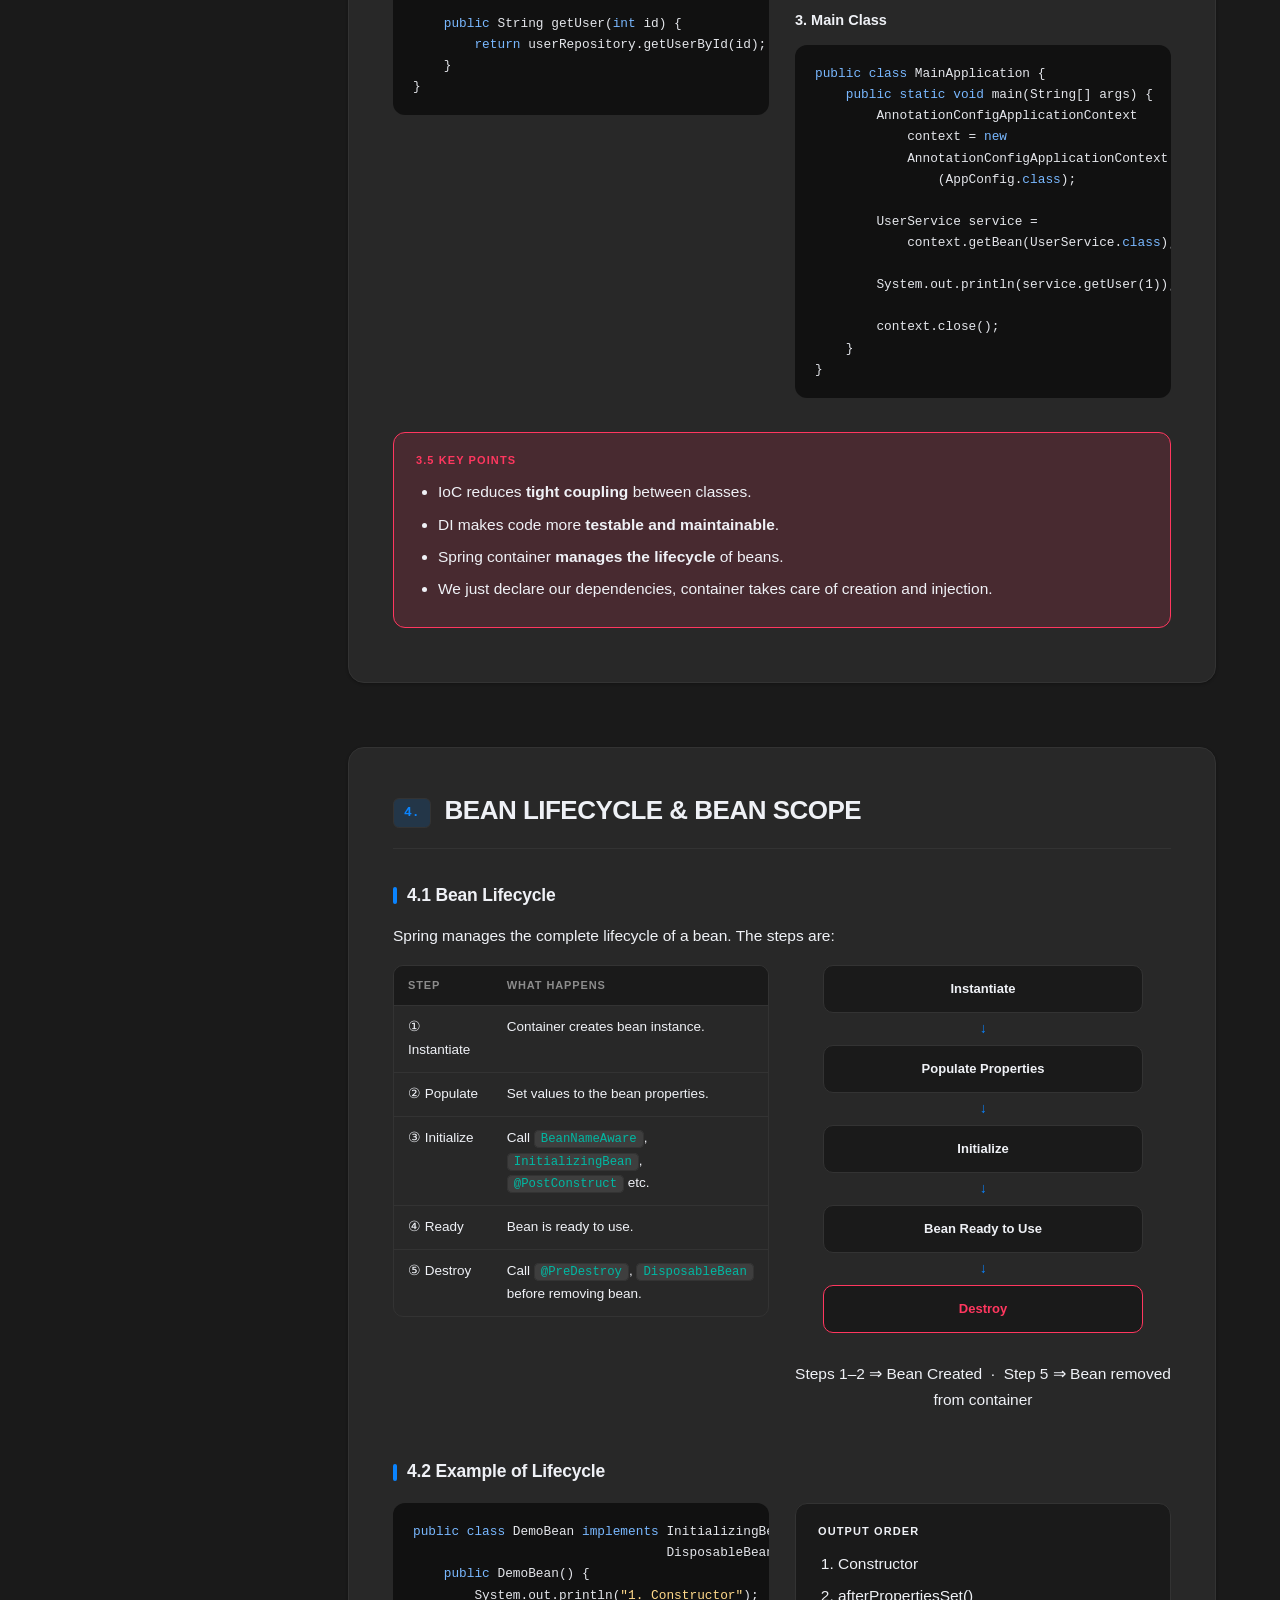
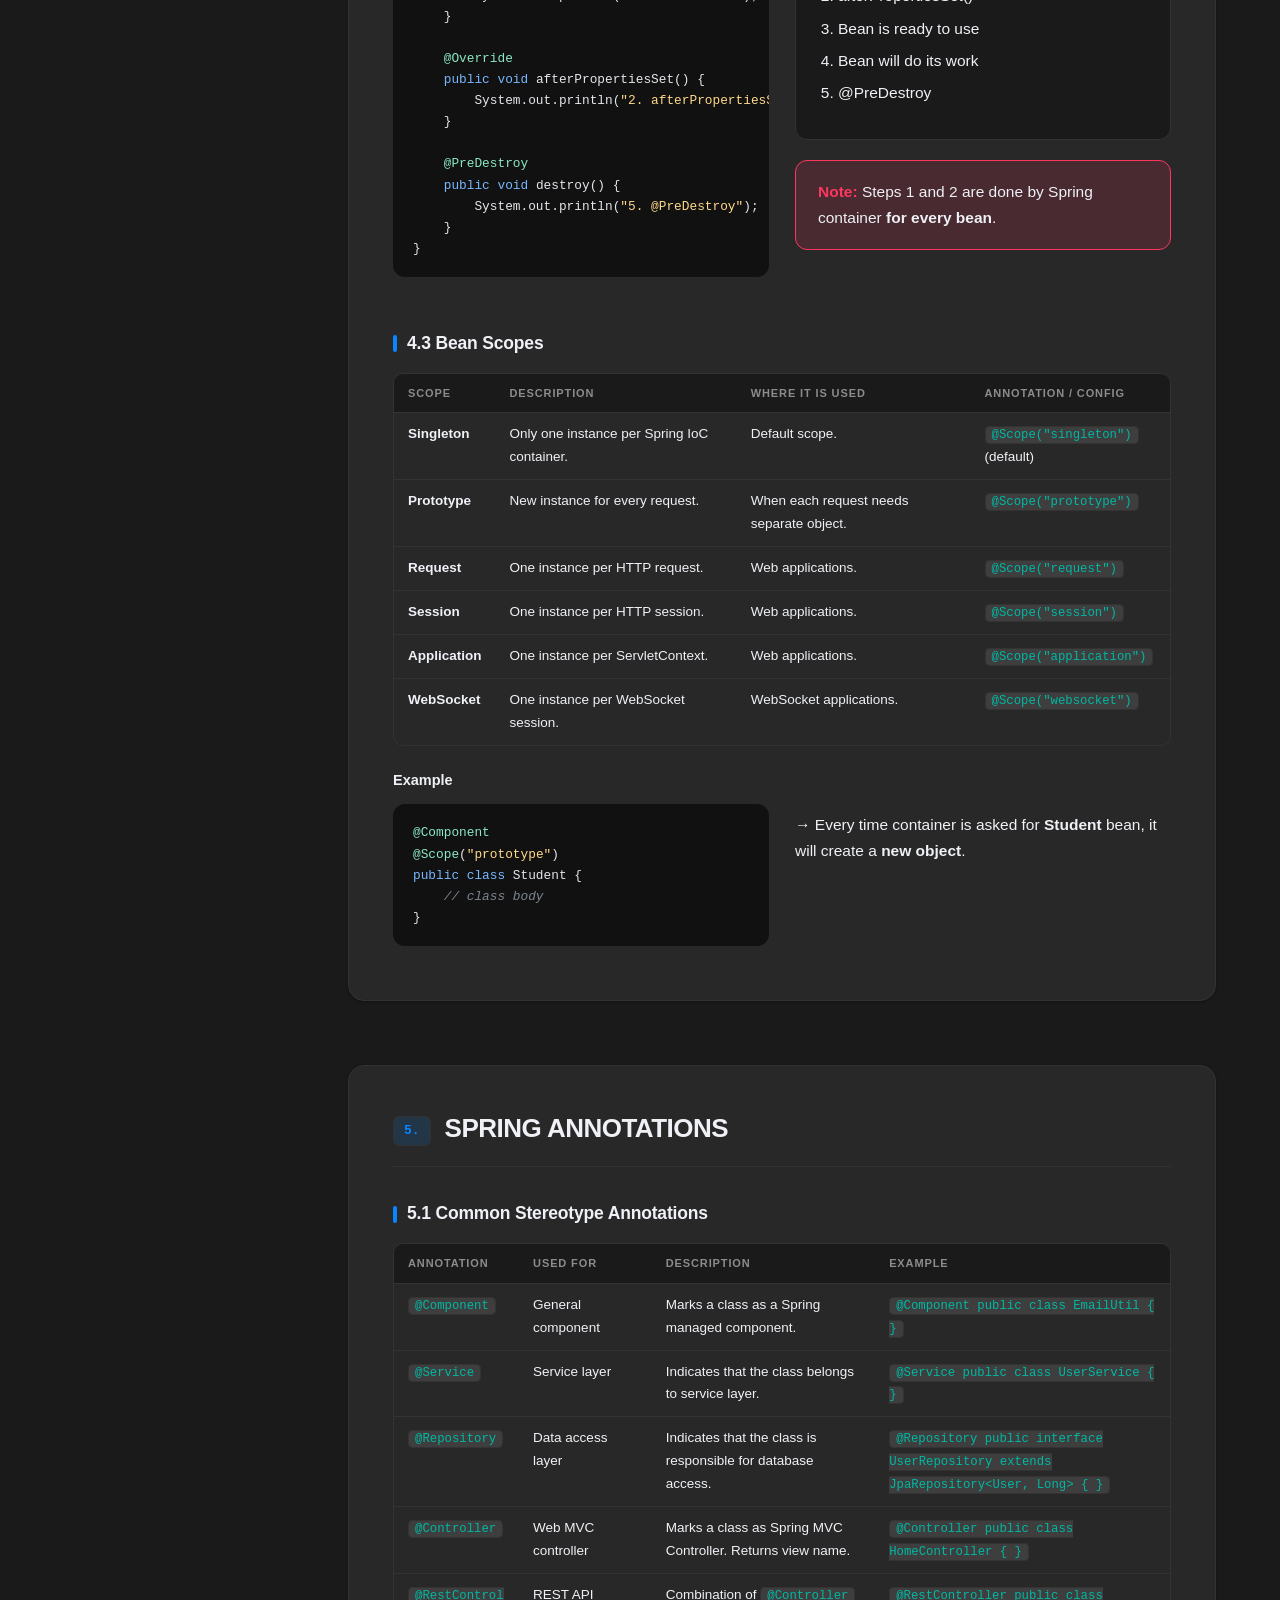
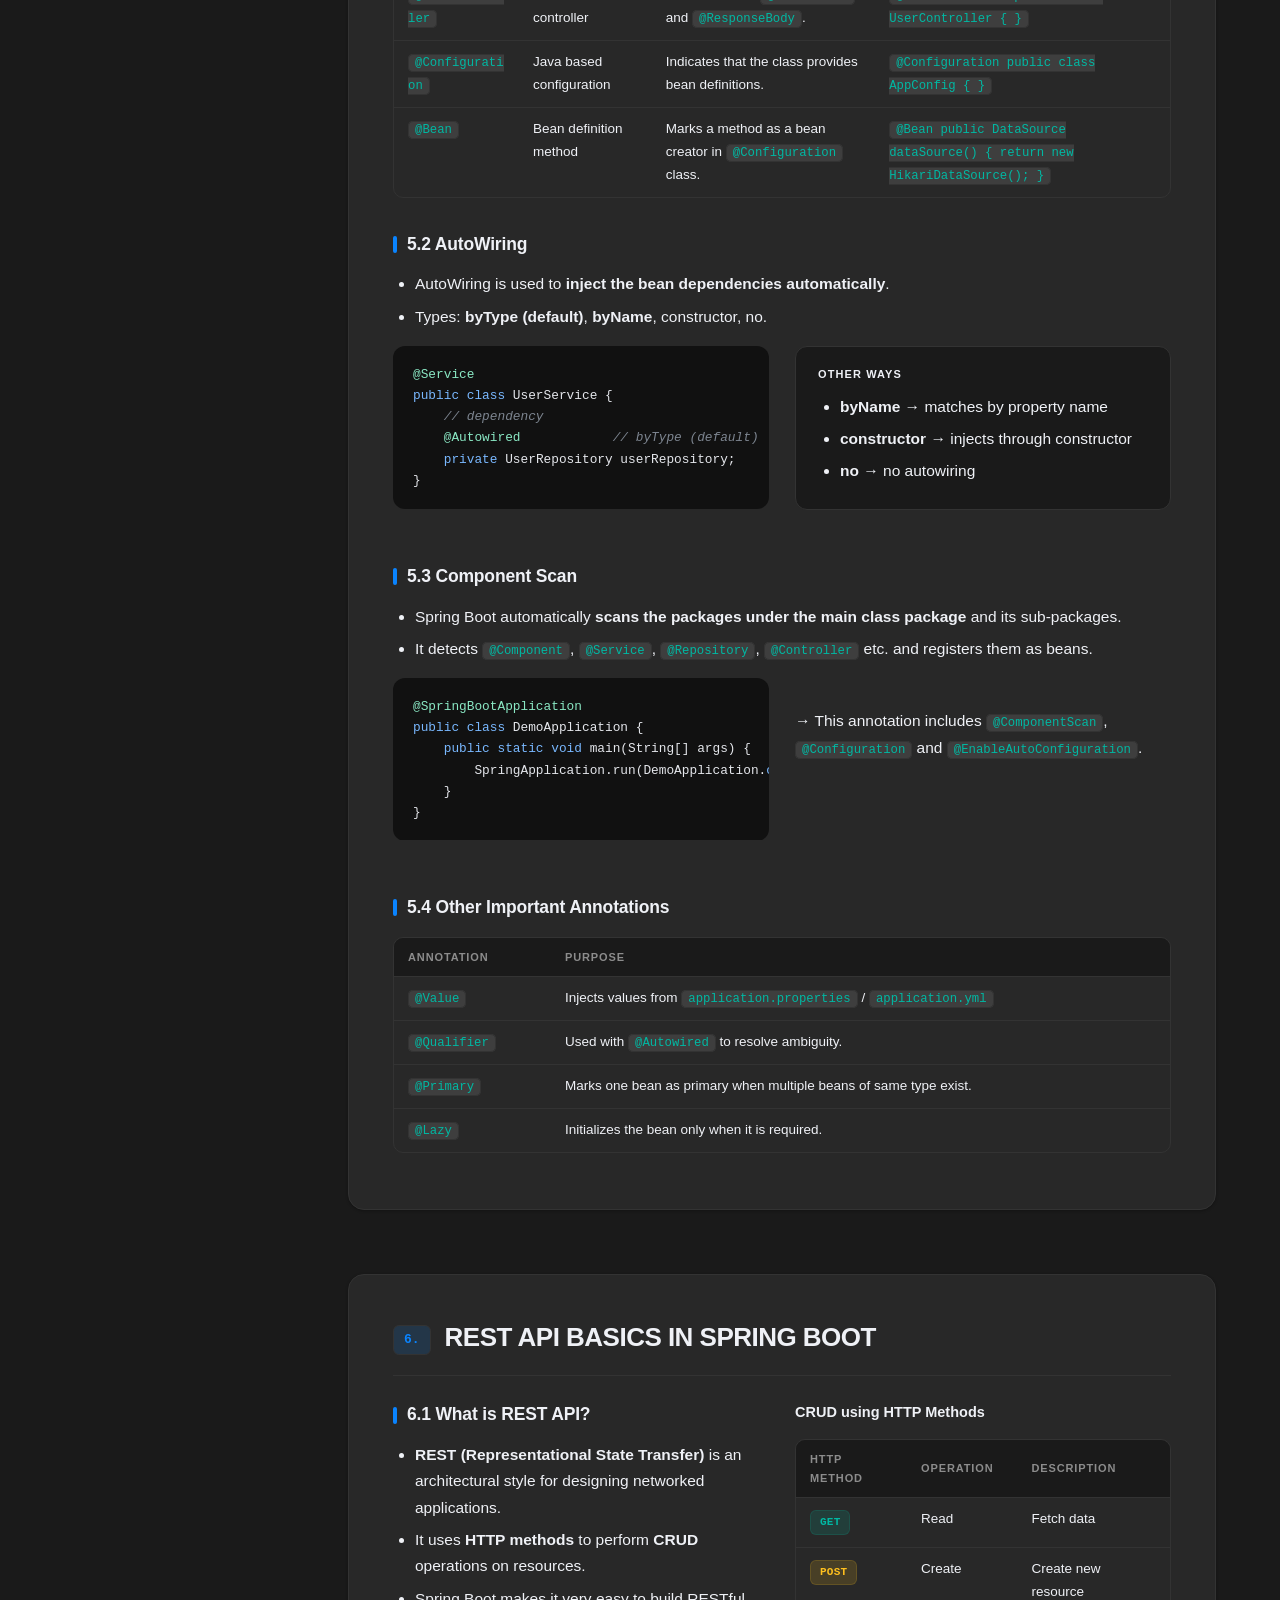
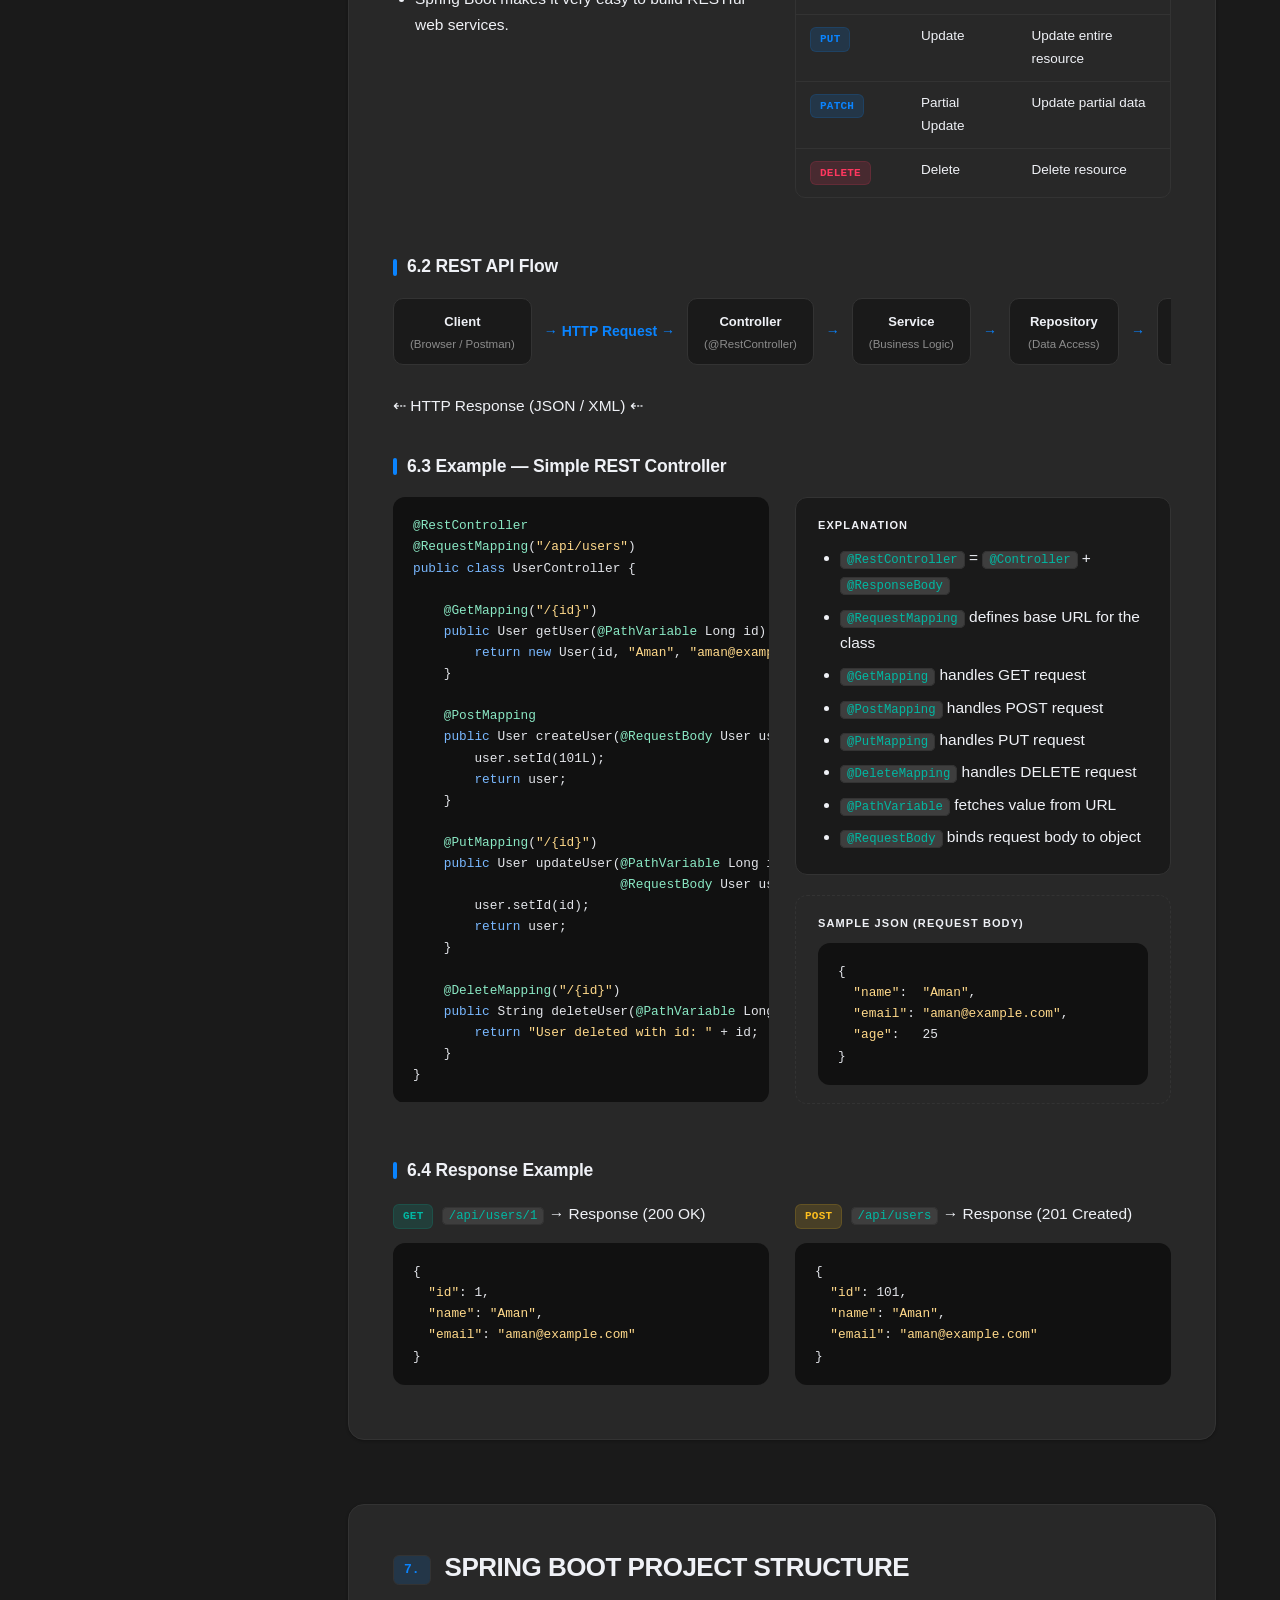
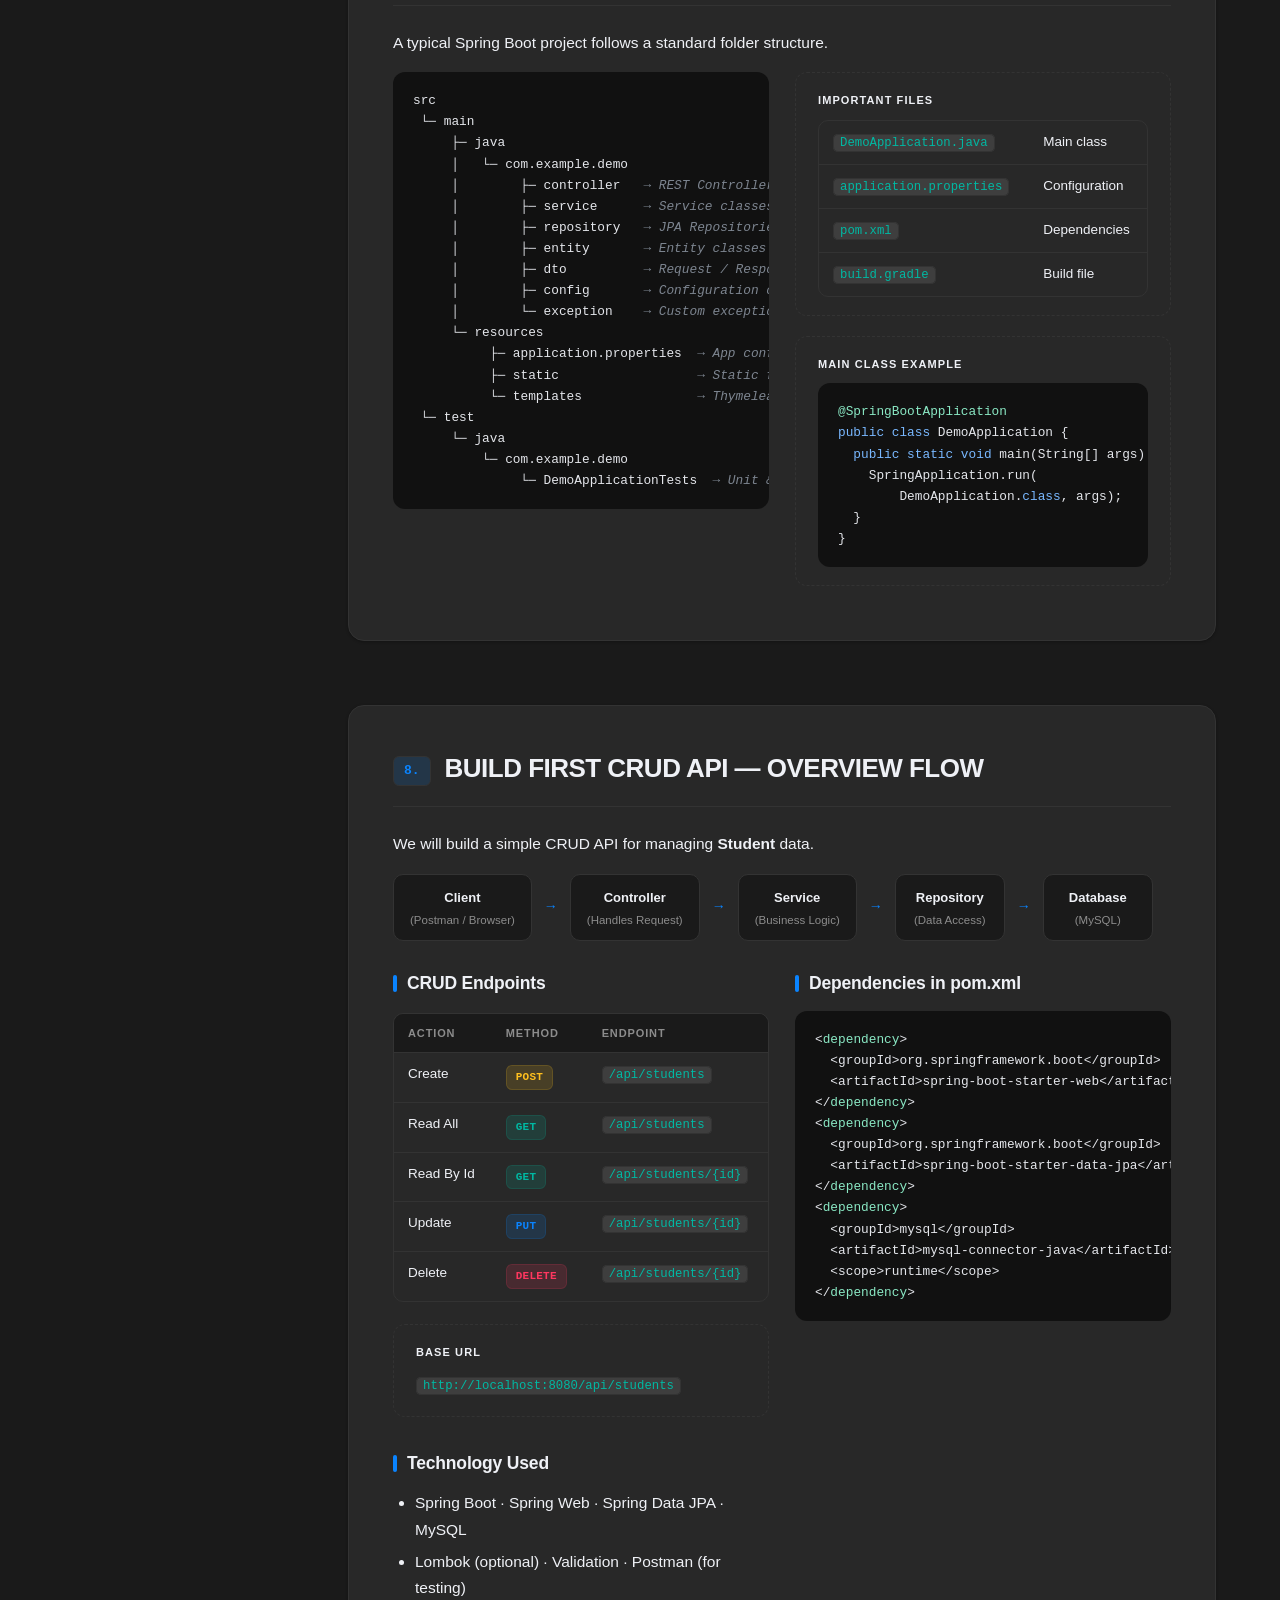
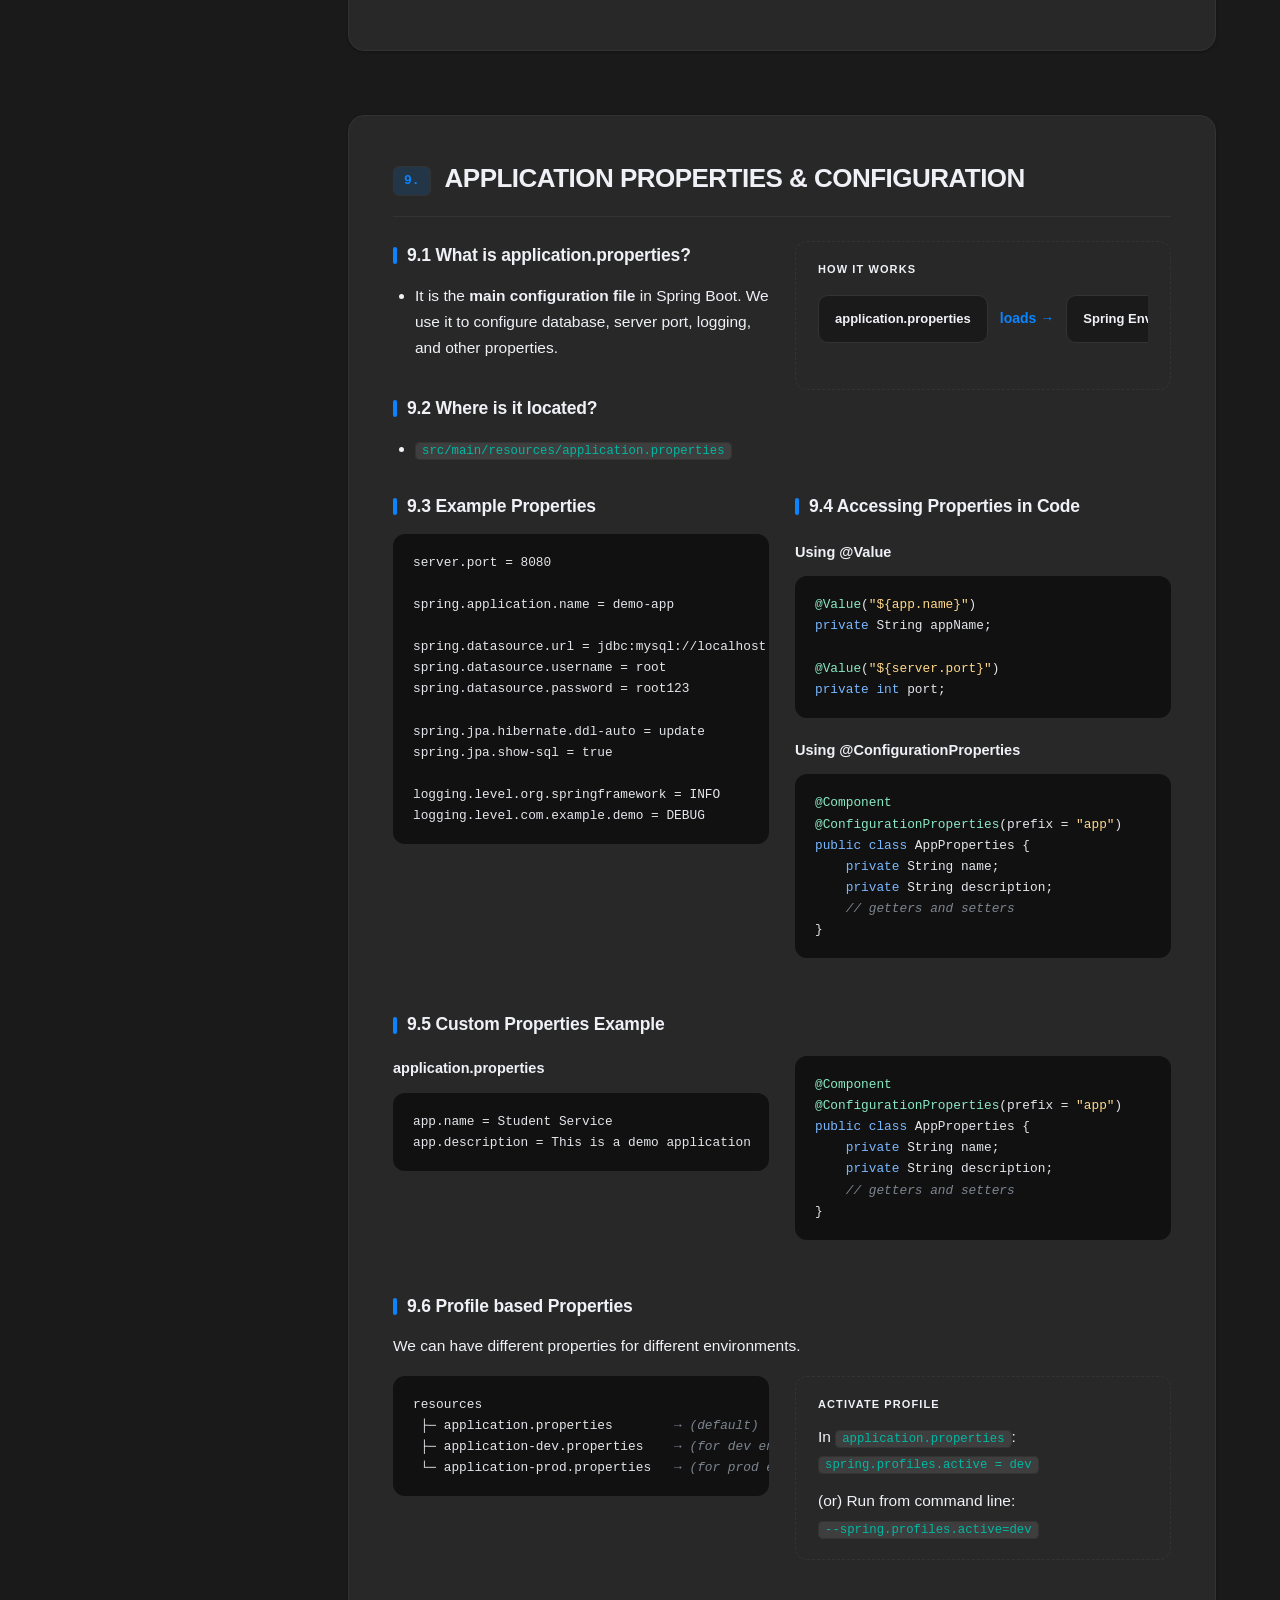
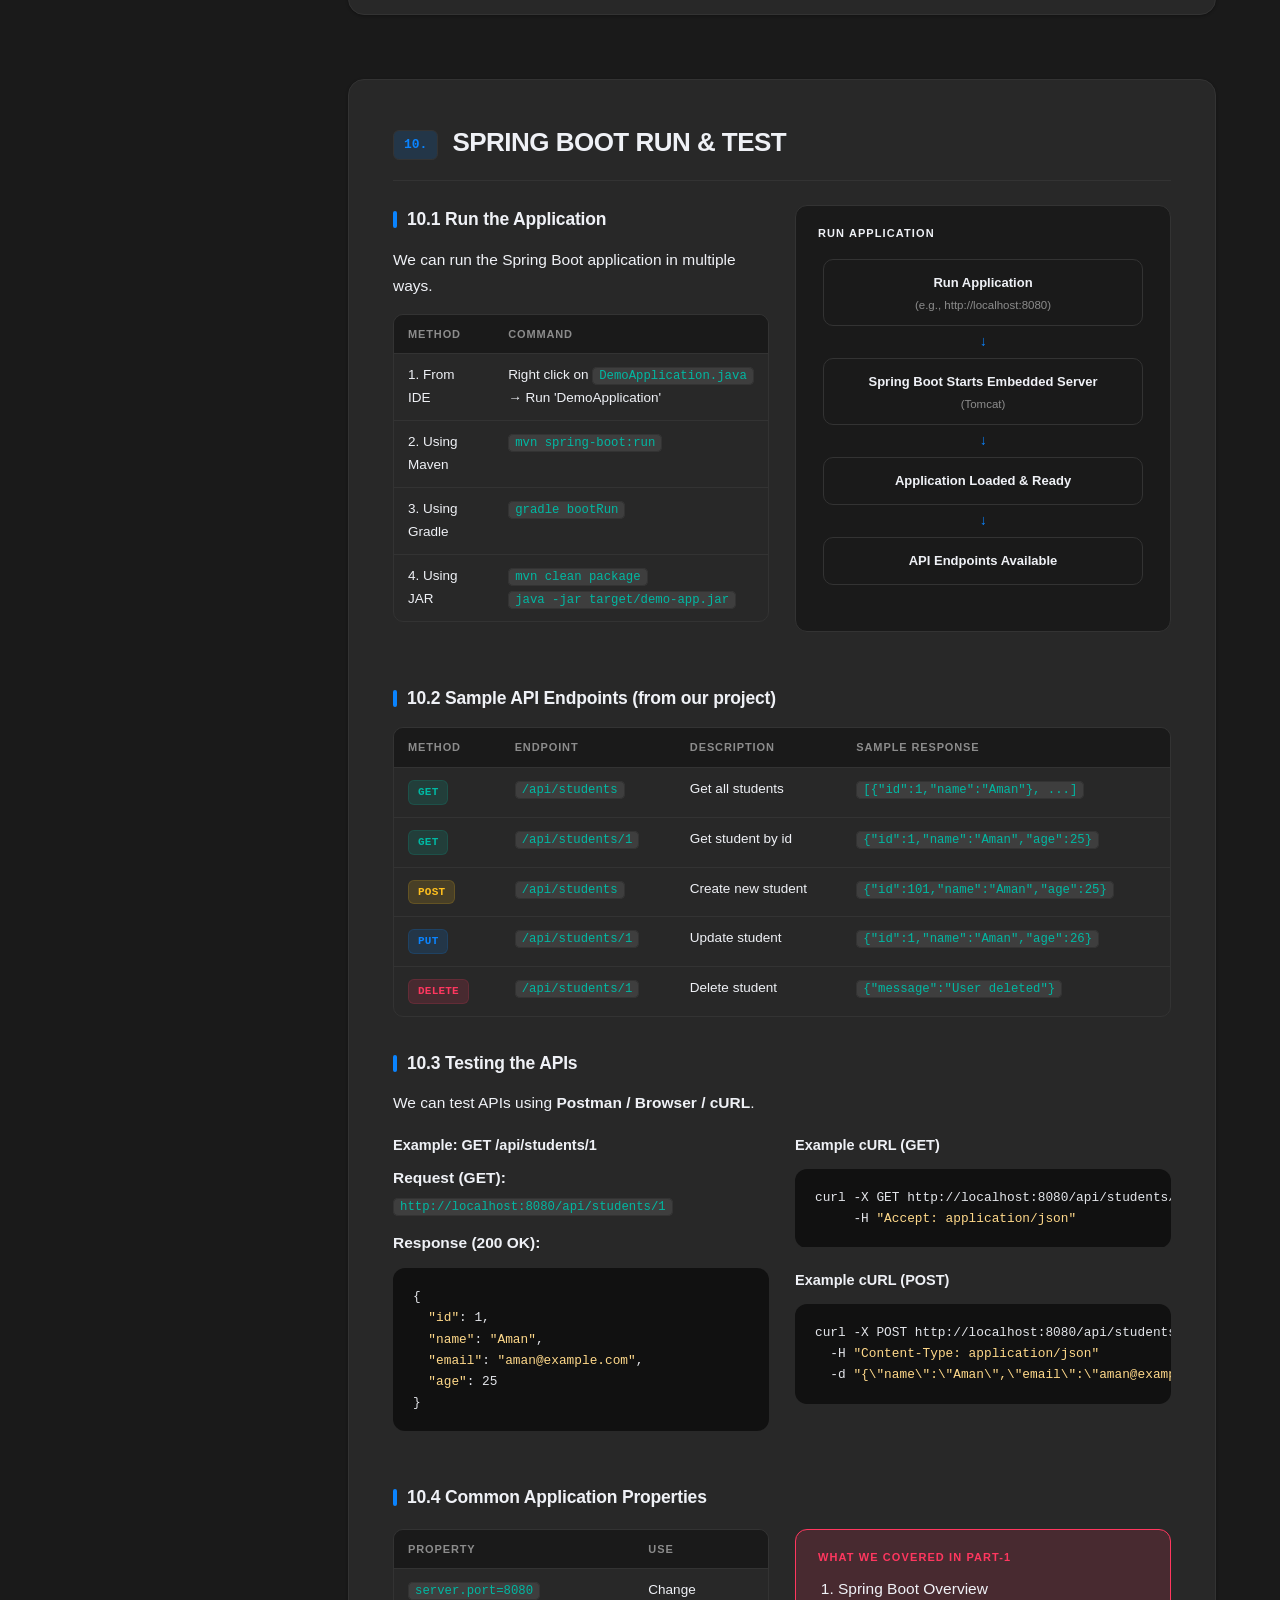
<file: spring-boot-handbook.html>
<!DOCTYPE html>
<html lang="en" data-theme="dark">
<head>
<meta charset="UTF-8">
<meta name="viewport" content="width=device-width, initial-scale=1.0">
<title>Spring Boot Handbook — Complete Notes (Part 1 & 2)</title>
<link rel="stylesheet" href="css/tokens.css">
<link rel="stylesheet" href="css/components.css">
<script src="js/theme.js"></script>
<style>
/* Page-local variable names are remapped onto the shared design
   tokens (css/tokens.css) so both themes flow through untouched. */
:root{
  --paper:var(--bg-primary);        /* page background */
  --paper-deep:var(--bg-secondary); /* sidebar */
  --rule:var(--border-tertiary);    /* hairline borders */
  --ink:var(--accent);              /* accent */
  --ink-dark:var(--text-primary);   /* headings / strong */
  --red:var(--danger);              /* warnings & callouts */
  --text:var(--text-primary);
  --muted:var(--text-secondary);
  --card:var(--bg-secondary);
  --code-ink:var(--code-text);
  --shadow:var(--shadow-sm);
}
*{box-sizing:border-box;margin:0;padding:0}
html{scroll-behavior:smooth}
body{
  font-family:var(--font-sans);
  background:var(--paper);
  color:var(--text);
  line-height:1.7;
  font-size:15.5px;
  -webkit-font-smoothing:antialiased;
}
/* ---------- layout ---------- */
.wrap{display:flex;min-height:100vh}
.wrap nav{
  width:284px;flex-shrink:0;position:sticky;top:var(--site-topbar-h);
  height:calc(100vh - var(--site-topbar-h));overflow-y:auto;
  background:var(--paper-deep);
  border-right:1px solid var(--rule);
  padding:32px 20px 48px;
}
.wrap nav::-webkit-scrollbar{width:5px}
.wrap nav::-webkit-scrollbar-thumb{background:var(--rule);border-radius:3px}
.wrap nav h1{
  font-family:var(--font-sans);color:var(--ink-dark);
  font-size:21px;line-height:1.25;font-weight:700;letter-spacing:-.02em;
  margin-bottom:4px;
}
.wrap nav .sub{
  font-size:11px;letter-spacing:.14em;text-transform:uppercase;
  color:var(--ink);font-weight:600;margin-bottom:24px;
}
.wrap nav .part-label{
  font-family:var(--font-sans);font-size:11px;letter-spacing:.12em;text-transform:uppercase;
  color:var(--muted);margin:22px 0 8px;font-weight:600;
  padding-bottom:6px;border-bottom:1px solid var(--rule);
}
.wrap nav a{
  display:flex;align-items:baseline;color:var(--text);text-decoration:none;font-size:13.5px;
  padding:6px 10px;border-radius:8px;font-weight:450;transition:background .15s,color .15s;
}
.wrap nav a:hover{background:var(--accent-bg);color:var(--ink-dark)}
.wrap nav a .n{
  flex-shrink:0;width:28px;color:var(--muted);
  font-family:var(--font-mono);font-size:11px;font-weight:600;
}
.wrap nav a:hover .n{color:var(--ink)}
main{flex:1;max-width:1080px;padding:56px 64px 120px;margin:0 auto;min-width:0}
/* ---------- sections & headings ---------- */
section{
  margin-bottom:64px;background:var(--card);
  border:1px solid var(--rule);border-radius:16px;
  padding:40px 44px 34px;box-shadow:var(--shadow);
  scroll-margin-top:calc(var(--site-topbar-h) + 24px);
  overflow-x:auto; /* wide tables scroll inside the card, never the page */
}
h2{
  font-family:var(--font-sans);color:var(--ink-dark);
  font-size:26px;font-weight:700;letter-spacing:-.02em;
  margin-bottom:24px;padding-bottom:16px;border-bottom:1px solid var(--rule);
  display:flex;align-items:baseline;gap:14px;
}
h2 .num{
  font-family:var(--font-mono);font-size:13px;font-weight:600;
  color:var(--ink);background:var(--accent-bg);border:1px solid var(--border-tertiary);
  padding:3px 10px;border-radius:6px;letter-spacing:0;flex-shrink:0;transform:translateY(-3px);
}
h3{
  font-family:var(--font-sans);color:var(--ink-dark);
  font-size:17.5px;font-weight:600;letter-spacing:-.01em;
  margin:32px 0 12px;display:flex;align-items:center;gap:10px;
}
h3::before{content:"";width:4px;height:17px;border-radius:2px;background:var(--ink);flex-shrink:0}
h4{
  font-family:var(--font-sans);color:var(--ink-dark);
  font-size:14.5px;font-weight:600;margin:18px 0 8px;
}
p{margin-bottom:12px;max-width:80ch}
ul,ol{margin:0 0 14px 22px}
li{margin-bottom:6px}
strong{color:var(--ink-dark);font-weight:600}
em.note{color:var(--red);font-style:normal;font-weight:600}
/* ---------- cards / boxes ---------- */
.box{
  background:var(--bg-primary);border:1px solid var(--rule);border-radius:12px;
  padding:18px 22px;margin:14px 0 20px;
}
.box.dashed{border-style:dashed;background:var(--card)}
.box.redline{background:var(--danger-bg);border-color:var(--danger)}
.box-title{
  font-family:var(--font-sans);font-size:11px;font-weight:700;
  letter-spacing:.1em;text-transform:uppercase;color:var(--ink-dark);
  margin-bottom:10px;display:block;
}
.box.redline .box-title{color:var(--red)}
.cols{display:grid;grid-template-columns:1fr 1fr;gap:26px;align-items:start;margin-top:16px}
/* keep both columns starting at the same baseline (reset first-child top margins);
   min-width:0 lets wide pre/tables scroll inside their column instead of
   widening the page */
.cols>*{margin-top:0;min-width:0}
.cols>*>:first-child{margin-top:0}
@media(max-width:940px){.cols{grid-template-columns:1fr}}
/* ---------- tables ---------- */
table{
  width:100%;border-collapse:separate;border-spacing:0;margin:14px 0 22px;
  background:var(--card);font-size:13.5px;
  border:1px solid var(--rule);border-radius:10px;overflow:hidden;
}
th{
  font-family:var(--font-sans);font-size:11px;font-weight:700;
  letter-spacing:.08em;text-transform:uppercase;color:var(--muted);
  text-align:left;padding:10px 14px;background:var(--bg-primary);
  border-bottom:1px solid var(--rule);
}
td{
  padding:10px 14px;color:var(--text);vertical-align:top;
  border-bottom:1px solid var(--rule);
}
tr:last-child td{border-bottom:none}
tbody tr:hover td, table tr:hover td{background:var(--bg-tertiary)}
td code, li code, p code{
  font-family:var(--font-mono);font-size:12.3px;
  background:var(--bg-tertiary);color:var(--success);border:1px solid var(--border-tertiary);
  padding:1px 6px;border-radius:5px;overflow-wrap:anywhere;
}
/* ---------- code blocks ---------- */
pre{
  background:var(--code-bg);color:var(--code-ink);border-radius:12px;
  padding:18px 20px;overflow-x:auto;margin:12px 0 20px;
  font-family:var(--font-mono);font-size:12.8px;line-height:1.65;
}
pre .c{color:var(--code-comment);font-style:italic}
pre .k{color:var(--code-keyword)}
pre .a{color:var(--code-accent)}
pre .s{color:var(--code-string)}
/* ---------- flow diagrams ---------- */
/* horizontal flow = single clean row; scroll instead of ragged wrapping */
.flow{
  display:flex;flex-wrap:nowrap;align-items:stretch;gap:0;
  margin:16px 0 22px;overflow-x:auto;padding-bottom:6px;
}
.flow::-webkit-scrollbar{height:6px}
.flow::-webkit-scrollbar-thumb{background:var(--rule);border-radius:3px}
.flow .step{
  background:var(--bg-primary);border:1px solid var(--rule);border-radius:10px;
  padding:12px 16px;text-align:center;min-width:110px;flex:0 0 auto;
  font-size:13px;font-weight:600;color:var(--ink-dark);
  display:flex;flex-direction:column;justify-content:center;
}
.flow .step small{display:block;font-weight:400;color:var(--muted);font-size:11.5px;margin-top:3px;line-height:1.4}
.flow .arr{
  flex:0 0 auto;align-self:center;color:var(--ink);font-size:14px;padding:0 12px;
  font-weight:600;white-space:nowrap;text-align:center;
}
/* vertical flow = neat centred column with equal-width boxes */
.flow.vert{flex-direction:column;flex-wrap:nowrap;align-items:center;overflow-x:visible}
.flow.vert .step{width:100%;max-width:320px}
.flow.vert .arr{padding:4px 0;transform:rotate(90deg)}
/* ---------- badges ---------- */
.pill{
  display:inline-block;font-family:var(--font-mono);font-size:11px;font-weight:600;
  border:1px solid var(--rule);border-radius:6px;padding:2px 9px;margin:2px 4px 2px 0;
  color:var(--ink-dark);background:var(--bg-tertiary);letter-spacing:.02em;
}
.tag-get{color:var(--success);border-color:var(--success-bg);background:var(--success-bg)}
.tag-post{color:var(--warning);border-color:var(--warning-bg);background:var(--warning-bg)}
.tag-put{color:var(--accent);border-color:var(--accent-bg);background:var(--accent-bg)}
.tag-del{color:var(--danger);border-color:var(--danger-bg);background:var(--danger-bg)}
/* ---------- part divider ---------- */
.part-divider{margin:56px 0 48px;text-align:center;position:relative}
.part-divider span{
  font-family:var(--font-sans);font-size:13px;font-weight:700;
  letter-spacing:.18em;text-transform:uppercase;color:var(--ink);
  background:var(--paper);padding:0 22px;position:relative;z-index:1;
}
.part-divider::before{
  content:"";position:absolute;left:0;right:0;top:50%;height:1px;background:var(--rule);
}
.footer-note{
  font-family:var(--font-sans);color:var(--muted);
  font-size:14.5px;font-weight:500;text-align:center;margin-top:48px;
  border-top:1px solid var(--rule);padding-top:24px;line-height:2;
}
@media(max-width:820px){
  .wrap nav{display:none}
  main{padding:28px 18px 80px}
  section{padding:26px 20px}
  h2{font-size:22px;flex-wrap:wrap}
}
</style>
</head>
<body>

<header class="site-topbar">
  <div class="site-topbar-in">
    <a class="topbar-brand" href="index.html">☕ Java &amp; <span class="accent">Spring Boot</span> Handbook</a>
    <nav class="topbar-nav" aria-label="Topic handbooks">
      <a class="topbar-link" href="index.html">Home</a>
      <a class="topbar-link" href="java_collections_framework.html">Collections</a>
      <a class="topbar-link" href="java-evolution-handbook.html">Java Evolution</a>
      <a class="topbar-link active" href="spring-boot-handbook.html" aria-current="page">Spring Boot</a>
    </nav>
    <button id="theme-toggle" class="theme-btn" aria-label="Toggle dark/light theme">🌙 Dark</button>
  </div>
</header>

<div class="wrap">
<nav>
  <h1>Spring Boot Handbook</h1>
  <div class="sub">Complete study notes</div>
  <div class="part-label">Part 1 — Fundamentals</div>
  <a href="#s1"><span class="n">1.</span>What is Spring &amp; Spring Boot?</a>
  <a href="#s2"><span class="n">2.</span>Spring Boot Architecture</a>
  <a href="#s3"><span class="n">3.</span>IoC Container &amp; DI</a>
  <a href="#s4"><span class="n">4.</span>Bean Lifecycle &amp; Scope</a>
  <a href="#s5"><span class="n">5.</span>Spring Annotations</a>
  <a href="#s6"><span class="n">6.</span>REST API Basics</a>
  <a href="#s7"><span class="n">7.</span>Project Structure</a>
  <a href="#s8"><span class="n">8.</span>First CRUD API — Flow</a>
  <a href="#s9"><span class="n">9.</span>Application Properties</a>
  <a href="#s10"><span class="n">10.</span>Run &amp; Test the App</a>
  <div class="part-label">Part 2 — Advanced</div>
  <a href="#s11"><span class="n">11.</span>Auto-Configuration &amp; Starters</a>
  <a href="#s12"><span class="n">12.</span>JPA &amp; Hibernate</a>
  <a href="#s13"><span class="n">13.</span>Spring Data JPA Repositories</a>
  <a href="#s14"><span class="n">14.</span>DTOs, Lombok &amp; Mapping</a>
  <a href="#s15"><span class="n">15.</span>Validation</a>
  <a href="#s16"><span class="n">16.</span>Exception Handling</a>
  <a href="#s17"><span class="n">17.</span>Transactions</a>
  <a href="#s18"><span class="n">18.</span>Spring Security Basics</a>
  <a href="#s19"><span class="n">19.</span>Actuator, Logging &amp; DevTools</a>
  <a href="#s20"><span class="n">20.</span>Caching, Scheduling &amp; Async</a>
  <a href="#s21"><span class="n">21.</span>Testing Spring Boot Apps</a>
  <a href="#s22"><span class="n">22.</span>Microservices Quick Intro</a>
  <a href="#s23"><span class="n">23.</span>Interview Rapid-Fire Sheet</a>
</nav>
<main>

<div class="part-divider" style="margin-top:0"><span>Part 1 · Fundamentals</span></div>

<!-- ============ 1 ============ -->
<section id="s1">
<h2><span class="num">1.</span> WHAT IS SPRING &amp; SPRING BOOT?</h2>

<div class="cols">
<div>
<h3>What is Spring?</h3>
<ul>
<li>Spring is a <strong>lightweight Java framework</strong>.</li>
<li>It provides a comprehensive <strong>programming and configuration model</strong> for modern Java-based enterprise applications.</li>
<li>It is built on core concepts like <strong>IoC, DI and AOP</strong>.</li>
</ul>
<h3>What is Spring Boot?</h3>
<ul>
<li>Spring Boot is an <strong>extension of the Spring framework</strong>.</li>
<li>It simplifies development by <strong>auto-configuration</strong> and <strong>convention over configuration</strong>.</li>
<li>It helps to create <strong>stand-alone, production-ready</strong> applications with minimal setup.</li>
<li>It has <strong>embedded servers</strong> (Tomcat, Jetty, Undertow) and reduces boilerplate code.</li>
</ul>
</div>
<div>
<div class="box dashed redline">
<div class="box-title">Why Spring Boot?</div>
<ul>
<li>Faster development</li>
<li>Auto configuration</li>
<li>Embedded servers</li>
<li>Production ready</li>
<li>Less XML, more Annotations</li>
<li>Easy Dependency Management</li>
<li>Built-in Actuator &amp; Monitoring</li>
</ul>
</div>
<div class="flow vert">
<div class="step">WEB SERVER</div><div class="arr">→</div>
<div class="step">CONFIGURATION</div><div class="arr">→</div>
<div class="step">DEPENDENCIES</div><div class="arr">→</div>
<div class="step">DEPLOYMENT</div>
</div>
<p style="text-align:center;color:var(--ink-dark)">Spring Boot makes it simple and ready to run.</p>
</div>
</div>

<h3>Spring Framework Modules</h3>
<div class="flow">
<div class="step">Core<small>(IoC, DI)</small></div><div class="arr">·</div>
<div class="step">AOP<small>(Aspects)</small></div><div class="arr">·</div>
<div class="step">JDBC<small>(Database Access)</small></div><div class="arr">·</div>
<div class="step">ORM<small>(Hibernate, JPA)</small></div><div class="arr">·</div>
<div class="step">MVC<small>(Web Layer)</small></div><div class="arr">·</div>
<div class="step">Security<small>(Auth &amp; Security)</small></div><div class="arr">·</div>
<div class="step">…and more</div>
</div>

<h3>Spring vs Spring Boot</h3>
<table>
<tr><th>Feature</th><th>Spring Framework</th><th>Spring Boot</th></tr>
<tr><td>Configuration</td><td>Manual configuration</td><td>Auto configuration</td></tr>
<tr><td>Setup</td><td>Complex</td><td>Simple</td></tr>
<tr><td>Server</td><td>External (Tomcat, Jetty etc.)</td><td>Embedded (Tomcat, Jetty etc.)</td></tr>
<tr><td>Deployment</td><td>WAR file</td><td>JAR file</td></tr>
<tr><td>Development</td><td>Time consuming</td><td>Very fast</td></tr>
<tr><td>XML Usage</td><td>More XML</td><td>Less / No XML</td></tr>
<tr><td>Monitoring</td><td>Manual setup</td><td>Built-in Actuator</td></tr>
<tr><td>Main Goal</td><td>Provide full control</td><td>Convention over configuration</td></tr>
</table>
</section>

<!-- ============ 2 ============ -->
<section id="s2">
<h2><span class="num">2.</span> SPRING BOOT ARCHITECTURE</h2>

<p>Spring Boot follows a <strong>layered architecture</strong>. Each layer has a specific responsibility and they work together to handle a request.</p>

<h3>Architecture Flow</h3>
<div class="flow">
<div class="step">Client<small>(Browser / Postman)</small></div><div class="arr">→ HTTP Request →</div>
<div class="step">Dispatcher Servlet<small>(Front Controller)</small></div><div class="arr">→</div>
<div class="step">Controller<small>(Handles Request)</small></div><div class="arr">→</div>
<div class="step">Service<small>(Business Logic)</small></div><div class="arr">→</div>
<div class="step">Repository<small>(Data Access)</small></div><div class="arr">→</div>
<div class="step">Database</div>
</div>
<p style="color:var(--ink-dark)">⇠ ⇠ ⇠ HTTP Response travels back through the same layers ⇠ ⇠ ⇠</p>

<h3>Components Description</h3>
<table>
<tr><th>Component</th><th>Responsibility</th></tr>
<tr><td><strong>Client</strong></td><td>Sends HTTP request and receives response.</td></tr>
<tr><td><strong>DispatcherServlet</strong></td><td>Front controller of Spring MVC. It receives the request and dispatches it to the appropriate controller.</td></tr>
<tr><td><strong>Controller</strong></td><td>Handles the request, validates input and returns response.</td></tr>
<tr><td><strong>Service</strong></td><td>Contains business logic and calls repository.</td></tr>
<tr><td><strong>Repository</strong></td><td>Interacts with database to perform CRUD operations.</td></tr>
<tr><td><strong>Database</strong></td><td>Stores application data.</td></tr>
</table>

<div class="box dashed">
<div class="box-title">Example Flow</div>
<p style="margin:0"><code>Client → DispatcherServlet → Controller → Service → Repository → Database</code><br>
<code>Database → Repository → Service → Controller → DispatcherServlet → Client</code></p>
</div>

<h3>Example Code (Controller)</h3>
<pre><span class="a">@RestController</span>                              <span class="c">// Marks this class as REST Controller</span>
<span class="a">@RequestMapping</span>(<span class="s">"/api/users"</span>)                <span class="c">// Base URL for all APIs in this controller</span>
<span class="k">public class</span> UserController {

    <span class="a">@Autowired</span>                               <span class="c">// Injects UserService dependency</span>
    <span class="k">private</span> UserService userService;

    <span class="a">@GetMapping</span>(<span class="s">"/{id}"</span>)                     <span class="c">// Maps GET request with user id</span>
    <span class="k">public</span> User getUser(<span class="a">@PathVariable</span> Long id) {
        <span class="k">return</span> userService.getUser(id);      <span class="c">// Calls service layer and returns data</span>
    }
}</pre>

<h3>Example (application.properties)</h3>
<pre>server.port = 8080
spring.datasource.url = jdbc:mysql://localhost:3306/demo
spring.datasource.username = root
spring.datasource.password = root
spring.jpa.hibernate.ddl-auto = update
spring.jpa.show-sql = true                   <span class="c"># Basic configuration for database & server</span></pre>
<p><em class="note">This flow is the backbone of any Spring Boot web application.</em></p>
</section>

<!-- ============ 3 ============ -->
<section id="s3">
<h2><span class="num">3.</span> IoC CONTAINER &amp; DEPENDENCY INJECTION</h2>

<div class="cols">
<div>
<h3>3.1 What is IoC?</h3>
<ul>
<li><strong>IoC (Inversion of Control)</strong> is a principle where the control of object creation and management is transferred from application code to the <strong>Spring container</strong>.</li>
<li>The container creates objects, wires them together, manages their lifecycle and dependencies.</li>
</ul>
</div>
<div class="box dashed">
<div class="box-title">Traditional vs IoC Approach</div>
<div class="flow"><div class="step">Class A</div><div class="arr">→ new →</div><div class="step">Class B</div><div class="arr" style="color:var(--red)">Tight Coupling</div></div>
<div class="flow"><div class="step">Class A</div><div class="arr">asks for →</div><div class="step">Spring IoC Container</div><div class="arr">→</div><div class="step">Class B</div></div>
</div>
</div>

<h3>3.2 Spring IoC Container</h3>
<ul>
<li>Spring IoC container is responsible for <strong>creating, configuring and assembling</strong> the beans.</li>
<li>The container <strong>provides the beans to the application</strong> when required.</li>
</ul>
<div class="flow">
<div class="step">Bean 1, Bean 2, Bean 3<small>(definitions)</small></div><div class="arr">→</div>
<div class="step" style="padding:20px 24px">Spring IoC Container</div><div class="arr">→</div>
<div class="step">Bean A, Bean B, Bean C<small>(ready-to-use objects)</small></div>
</div>

<div class="cols">
<div>
<h3>3.3 Dependency Injection (DI)</h3>
<ul>
<li>DI is a <strong>design pattern</strong> where the container injects the required dependencies into the objects.</li>
<li>It helps in achieving <strong>loose coupling</strong> and <strong>easy unit testing</strong>.</li>
</ul>
<div class="box">
<div class="box-title">Types of DI</div>
<ul style="margin-bottom:0">
<li>Constructor Injection <em class="note">(recommended)</em></li>
<li>Setter Injection</li>
<li>Field Injection</li>
</ul>
</div>
</div>
<div>
<h4>Example (Constructor Injection)</h4>
<pre><span class="k">public class</span> UserService {
    <span class="k">private</span> UserRepository userRepository;

    <span class="k">public</span> UserService(UserRepository repo) {
        <span class="k">this</span>.userRepository = repo;
    }
}</pre>
</div>
</div>

<h3>3.4 Example Code</h3>
<div class="cols">
<div>
<h4>1. Bean Class</h4>
<pre><span class="a">@Repository</span>
<span class="k">public class</span> UserRepository {
    <span class="k">public</span> String getUserById(<span class="k">int</span> id) {
        <span class="k">return</span> <span class="s">"User"</span> + id;
    }
}

<span class="a">@Service</span>
<span class="k">public class</span> UserService {
    <span class="k">private</span> UserRepository userRepository;

    <span class="c">// Constructor Injection</span>
    <span class="k">public</span> UserService(UserRepository repo) {
        <span class="k">this</span>.userRepository = repo;
    }

    <span class="k">public</span> String getUser(<span class="k">int</span> id) {
        <span class="k">return</span> userRepository.getUserById(id);
    }
}</pre>
</div>
<div>
<h4>2. Configuration (Java Based)</h4>
<pre><span class="a">@Configuration</span>
<span class="k">public class</span> AppConfig {

    <span class="a">@Bean</span>
    <span class="k">public</span> UserRepository userRepository() {
        <span class="k">return new</span> UserRepository();
    }

    <span class="a">@Bean</span>
    <span class="k">public</span> UserService userService(
            UserRepository userRepository) {
        <span class="k">return new</span> UserService(userRepository);
    }
}</pre>
<h4>3. Main Class</h4>
<pre><span class="k">public class</span> MainApplication {
    <span class="k">public static void</span> main(String[] args) {
        AnnotationConfigApplicationContext
            context = <span class="k">new</span>
            AnnotationConfigApplicationContext
                (AppConfig.<span class="k">class</span>);

        UserService service =
            context.getBean(UserService.<span class="k">class</span>);

        System.out.println(service.getUser(1));

        context.close();
    }
}</pre>
</div>
</div>

<div class="box redline">
<div class="box-title">3.5 Key Points</div>
<ul style="margin-bottom:0">
<li>IoC reduces <strong>tight coupling</strong> between classes.</li>
<li>DI makes code more <strong>testable and maintainable</strong>.</li>
<li>Spring container <strong>manages the lifecycle</strong> of beans.</li>
<li>We just declare our dependencies, container takes care of creation and injection.</li>
</ul>
</div>
</section>

<!-- ============ 4 ============ -->
<section id="s4">
<h2><span class="num">4.</span> BEAN LIFECYCLE &amp; BEAN SCOPE</h2>

<h3>4.1 Bean Lifecycle</h3>
<p>Spring manages the complete lifecycle of a bean. The steps are:</p>
<div class="cols">
<div>
<table>
<tr><th>Step</th><th>What happens</th></tr>
<tr><td>① Instantiate</td><td>Container creates bean instance.</td></tr>
<tr><td>② Populate</td><td>Set values to the bean properties.</td></tr>
<tr><td>③ Initialize</td><td>Call <code>BeanNameAware</code>, <code>InitializingBean</code>, <code>@PostConstruct</code> etc.</td></tr>
<tr><td>④ Ready</td><td>Bean is ready to use.</td></tr>
<tr><td>⑤ Destroy</td><td>Call <code>@PreDestroy</code>, <code>DisposableBean</code> before removing bean.</td></tr>
</table>
</div>
<div>
<div class="flow vert">
<div class="step">Instantiate</div><div class="arr">→</div>
<div class="step">Populate Properties</div><div class="arr">→</div>
<div class="step">Initialize</div><div class="arr">→</div>
<div class="step">Bean Ready to Use</div><div class="arr">→</div>
<div class="step" style="border-color:var(--red);color:var(--red)">Destroy</div>
</div>
<p style="text-align:center">Steps 1–2 ⇒ Bean Created &nbsp;·&nbsp; Step 5 ⇒ Bean removed from container</p>
</div>
</div>

<h3>4.2 Example of Lifecycle</h3>
<div class="cols">
<div>
<pre><span class="k">public class</span> DemoBean <span class="k">implements</span> InitializingBean,
                                 DisposableBean {
    <span class="k">public</span> DemoBean() {
        System.out.println(<span class="s">"1. Constructor"</span>);
    }

    <span class="a">@Override</span>
    <span class="k">public void</span> afterPropertiesSet() {
        System.out.println(<span class="s">"2. afterPropertiesSet()"</span>);
    }

    <span class="a">@PreDestroy</span>
    <span class="k">public void</span> destroy() {
        System.out.println(<span class="s">"5. @PreDestroy"</span>);
    }
}</pre>
</div>
<div>
<div class="box">
<div class="box-title">Output Order</div>
<ol style="margin-left:20px">
<li>Constructor</li>
<li>afterPropertiesSet()</li>
<li>Bean is ready to use</li>
<li>Bean will do its work</li>
<li>@PreDestroy</li>
</ol>
</div>
<div class="box redline">
<p style="margin:0"><em class="note">Note:</em> Steps 1 and 2 are done by Spring container <strong>for every bean</strong>.</p>
</div>
</div>
</div>

<h3>4.3 Bean Scopes</h3>
<table>
<tr><th>Scope</th><th>Description</th><th>Where it is used</th><th>Annotation / Config</th></tr>
<tr><td><strong>Singleton</strong></td><td>Only one instance per Spring IoC container.</td><td>Default scope.</td><td><code>@Scope("singleton")</code> (default)</td></tr>
<tr><td><strong>Prototype</strong></td><td>New instance for every request.</td><td>When each request needs separate object.</td><td><code>@Scope("prototype")</code></td></tr>
<tr><td><strong>Request</strong></td><td>One instance per HTTP request.</td><td>Web applications.</td><td><code>@Scope("request")</code></td></tr>
<tr><td><strong>Session</strong></td><td>One instance per HTTP session.</td><td>Web applications.</td><td><code>@Scope("session")</code></td></tr>
<tr><td><strong>Application</strong></td><td>One instance per ServletContext.</td><td>Web applications.</td><td><code>@Scope("application")</code></td></tr>
<tr><td><strong>WebSocket</strong></td><td>One instance per WebSocket session.</td><td>WebSocket applications.</td><td><code>@Scope("websocket")</code></td></tr>
</table>

<div class="cols">
<div>
<h4>Example</h4>
<pre><span class="a">@Component</span>
<span class="a">@Scope</span>(<span class="s">"prototype"</span>)
<span class="k">public class</span> Student {
    <span class="c">// class body</span>
}</pre>
</div>
<div>
<p style="margin-top:44px">→ Every time container is asked for <strong>Student</strong> bean, it will create a <strong>new object</strong>.</p>
</div>
</div>
</section>

<!-- ============ 5 ============ -->
<section id="s5">
<h2><span class="num">5.</span> SPRING ANNOTATIONS</h2>

<h3>5.1 Common Stereotype Annotations</h3>
<table>
<tr><th>Annotation</th><th>Used For</th><th>Description</th><th>Example</th></tr>
<tr><td><code>@Component</code></td><td>General component</td><td>Marks a class as a Spring managed component.</td><td><code>@Component public class EmailUtil { }</code></td></tr>
<tr><td><code>@Service</code></td><td>Service layer</td><td>Indicates that the class belongs to service layer.</td><td><code>@Service public class UserService { }</code></td></tr>
<tr><td><code>@Repository</code></td><td>Data access layer</td><td>Indicates that the class is responsible for database access.</td><td><code>@Repository public interface UserRepository extends JpaRepository&lt;User, Long&gt; { }</code></td></tr>
<tr><td><code>@Controller</code></td><td>Web MVC controller</td><td>Marks a class as Spring MVC Controller. Returns view name.</td><td><code>@Controller public class HomeController { }</code></td></tr>
<tr><td><code>@RestController</code></td><td>REST API controller</td><td>Combination of <code>@Controller</code> and <code>@ResponseBody</code>.</td><td><code>@RestController public class UserController { }</code></td></tr>
<tr><td><code>@Configuration</code></td><td>Java based configuration</td><td>Indicates that the class provides bean definitions.</td><td><code>@Configuration public class AppConfig { }</code></td></tr>
<tr><td><code>@Bean</code></td><td>Bean definition method</td><td>Marks a method as a bean creator in <code>@Configuration</code> class.</td><td><code>@Bean public DataSource dataSource() { return new HikariDataSource(); }</code></td></tr>
</table>

<h3>5.2 AutoWiring</h3>
<ul>
<li>AutoWiring is used to <strong>inject the bean dependencies automatically</strong>.</li>
<li>Types: <strong>byType (default)</strong>, <strong>byName</strong>, constructor, no.</li>
</ul>
<div class="cols">
<div>
<pre><span class="a">@Service</span>
<span class="k">public class</span> UserService {
    <span class="c">// dependency</span>
    <span class="a">@Autowired</span>            <span class="c">// byType (default)</span>
    <span class="k">private</span> UserRepository userRepository;
}</pre>
</div>
<div>
<div class="box">
<div class="box-title">Other ways</div>
<ul style="margin-bottom:0">
<li><strong>byName</strong> → matches by property name</li>
<li><strong>constructor</strong> → injects through constructor</li>
<li><strong>no</strong> → no autowiring</li>
</ul>
</div>
</div>
</div>

<h3>5.3 Component Scan</h3>
<ul>
<li>Spring Boot automatically <strong>scans the packages under the main class package</strong> and its sub-packages.</li>
<li>It detects <code>@Component</code>, <code>@Service</code>, <code>@Repository</code>, <code>@Controller</code> etc. and registers them as beans.</li>
</ul>
<div class="cols">
<div>
<pre><span class="a">@SpringBootApplication</span>
<span class="k">public class</span> DemoApplication {
    <span class="k">public static void</span> main(String[] args) {
        SpringApplication.run(DemoApplication.<span class="k">class</span>, args);
    }
}</pre>
</div>
<div>
<p style="margin-top:30px">→ This annotation includes <code>@ComponentScan</code>, <code>@Configuration</code> and <code>@EnableAutoConfiguration</code>.</p>
</div>
</div>

<h3>5.4 Other Important Annotations</h3>
<table>
<tr><th>Annotation</th><th>Purpose</th></tr>
<tr><td><code>@Value</code></td><td>Injects values from <code>application.properties</code> / <code>application.yml</code></td></tr>
<tr><td><code>@Qualifier</code></td><td>Used with <code>@Autowired</code> to resolve ambiguity.</td></tr>
<tr><td><code>@Primary</code></td><td>Marks one bean as primary when multiple beans of same type exist.</td></tr>
<tr><td><code>@Lazy</code></td><td>Initializes the bean only when it is required.</td></tr>
</table>
</section>

<!-- ============ 6 ============ -->
<section id="s6">
<h2><span class="num">6.</span> REST API BASICS IN SPRING BOOT</h2>

<div class="cols">
<div>
<h3>6.1 What is REST API?</h3>
<ul>
<li><strong>REST (Representational State Transfer)</strong> is an architectural style for designing networked applications.</li>
<li>It uses <strong>HTTP methods</strong> to perform <strong>CRUD</strong> operations on resources.</li>
<li>Spring Boot makes it very easy to build RESTful web services.</li>
</ul>
</div>
<div>
<h4>CRUD using HTTP Methods</h4>
<table>
<tr><th>HTTP Method</th><th>Operation</th><th>Description</th></tr>
<tr><td><span class="pill tag-get">GET</span></td><td>Read</td><td>Fetch data</td></tr>
<tr><td><span class="pill tag-post">POST</span></td><td>Create</td><td>Create new resource</td></tr>
<tr><td><span class="pill tag-put">PUT</span></td><td>Update</td><td>Update entire resource</td></tr>
<tr><td><span class="pill tag-put">PATCH</span></td><td>Partial Update</td><td>Update partial data</td></tr>
<tr><td><span class="pill tag-del">DELETE</span></td><td>Delete</td><td>Delete resource</td></tr>
</table>
</div>
</div>

<h3>6.2 REST API Flow</h3>
<div class="flow">
<div class="step">Client<small>(Browser / Postman)</small></div><div class="arr">→ HTTP Request →</div>
<div class="step">Controller<small>(@RestController)</small></div><div class="arr">→</div>
<div class="step">Service<small>(Business Logic)</small></div><div class="arr">→</div>
<div class="step">Repository<small>(Data Access)</small></div><div class="arr">→</div>
<div class="step">Database</div>
</div>
<p style="color:var(--ink-dark)">⇠ HTTP Response (JSON / XML) ⇠</p>

<h3>6.3 Example — Simple REST Controller</h3>
<div class="cols">
<div>
<pre><span class="a">@RestController</span>
<span class="a">@RequestMapping</span>(<span class="s">"/api/users"</span>)
<span class="k">public class</span> UserController {

    <span class="a">@GetMapping</span>(<span class="s">"/{id}"</span>)
    <span class="k">public</span> User getUser(<span class="a">@PathVariable</span> Long id) {
        <span class="k">return new</span> User(id, <span class="s">"Aman"</span>, <span class="s">"aman@example.com"</span>);
    }

    <span class="a">@PostMapping</span>
    <span class="k">public</span> User createUser(<span class="a">@RequestBody</span> User user) {
        user.setId(101L);
        <span class="k">return</span> user;
    }

    <span class="a">@PutMapping</span>(<span class="s">"/{id}"</span>)
    <span class="k">public</span> User updateUser(<span class="a">@PathVariable</span> Long id,
                           <span class="a">@RequestBody</span> User user) {
        user.setId(id);
        <span class="k">return</span> user;
    }

    <span class="a">@DeleteMapping</span>(<span class="s">"/{id}"</span>)
    <span class="k">public</span> String deleteUser(<span class="a">@PathVariable</span> Long id) {
        <span class="k">return</span> <span class="s">"User deleted with id: "</span> + id;
    }
}</pre>
</div>
<div>
<div class="box">
<div class="box-title">Explanation</div>
<ul style="margin-bottom:0">
<li><code>@RestController</code> = <code>@Controller</code> + <code>@ResponseBody</code></li>
<li><code>@RequestMapping</code> defines base URL for the class</li>
<li><code>@GetMapping</code> handles GET request</li>
<li><code>@PostMapping</code> handles POST request</li>
<li><code>@PutMapping</code> handles PUT request</li>
<li><code>@DeleteMapping</code> handles DELETE request</li>
<li><code>@PathVariable</code> fetches value from URL</li>
<li><code>@RequestBody</code> binds request body to object</li>
</ul>
</div>
<div class="box dashed">
<div class="box-title">Sample JSON (Request Body)</div>
<pre style="margin:0;border:none">{
  <span class="s">"name"</span>:  <span class="s">"Aman"</span>,
  <span class="s">"email"</span>: <span class="s">"aman@example.com"</span>,
  <span class="s">"age"</span>:   25
}</pre>
</div>
</div>
</div>

<h3>6.4 Response Example</h3>
<div class="cols">
<div>
<p><span class="pill tag-get">GET</span> <code>/api/users/1</code> → Response (200 OK)</p>
<pre>{
  <span class="s">"id"</span>: 1,
  <span class="s">"name"</span>: <span class="s">"Aman"</span>,
  <span class="s">"email"</span>: <span class="s">"aman@example.com"</span>
}</pre>
</div>
<div>
<p><span class="pill tag-post">POST</span> <code>/api/users</code> → Response (201 Created)</p>
<pre>{
  <span class="s">"id"</span>: 101,
  <span class="s">"name"</span>: <span class="s">"Aman"</span>,
  <span class="s">"email"</span>: <span class="s">"aman@example.com"</span>
}</pre>
</div>
</div>
</section>

<!-- ============ 7 & 8 ============ -->
<section id="s7">
<h2><span class="num">7.</span> SPRING BOOT PROJECT STRUCTURE</h2>

<p>A typical Spring Boot project follows a standard folder structure.</p>
<div class="cols">
<div>
<pre>src
 └─ main
     ├─ java
     │   └─ com.example.demo
     │        ├─ controller   <span class="c">→ REST Controllers</span>
     │        ├─ service      <span class="c">→ Service classes (business logic)</span>
     │        ├─ repository   <span class="c">→ JPA Repositories</span>
     │        ├─ entity       <span class="c">→ Entity classes (Database tables)</span>
     │        ├─ dto          <span class="c">→ Request / Response DTOs</span>
     │        ├─ config       <span class="c">→ Configuration classes</span>
     │        └─ exception    <span class="c">→ Custom exceptions & handlers</span>
     └─ resources
          ├─ application.properties  <span class="c">→ App configuration</span>
          ├─ static                  <span class="c">→ Static files (css, js, images)</span>
          └─ templates               <span class="c">→ Thymeleaf templates (if using)</span>
 └─ test
     └─ java
         └─ com.example.demo
              └─ DemoApplicationTests  <span class="c">→ Unit & Integration tests</span></pre>
</div>
<div>
<div class="box dashed">
<div class="box-title">Important Files</div>
<table style="margin:0">
<tr><td><code>DemoApplication.java</code></td><td>Main class</td></tr>
<tr><td><code>application.properties</code></td><td>Configuration</td></tr>
<tr><td><code>pom.xml</code></td><td>Dependencies</td></tr>
<tr><td><code>build.gradle</code></td><td>Build file</td></tr>
</table>
</div>
<div class="box dashed">
<div class="box-title">Main Class Example</div>
<pre style="margin:0;border:none"><span class="a">@SpringBootApplication</span>
<span class="k">public class</span> DemoApplication {
  <span class="k">public static void</span> main(String[] args) {
    SpringApplication.run(
        DemoApplication.<span class="k">class</span>, args);
  }
}</pre>
</div>
</div>
</div>
</section>

<section id="s8">
<h2><span class="num">8.</span> BUILD FIRST CRUD API — OVERVIEW FLOW</h2>

<p>We will build a simple CRUD API for managing <strong>Student</strong> data.</p>
<div class="flow">
<div class="step">Client<small>(Postman / Browser)</small></div><div class="arr">→</div>
<div class="step">Controller<small>(Handles Request)</small></div><div class="arr">→</div>
<div class="step">Service<small>(Business Logic)</small></div><div class="arr">→</div>
<div class="step">Repository<small>(Data Access)</small></div><div class="arr">→</div>
<div class="step">Database<small>(MySQL)</small></div>
</div>

<div class="cols">
<div>
<h3>CRUD Endpoints</h3>
<table>
<tr><th>Action</th><th>Method</th><th>Endpoint</th></tr>
<tr><td>Create</td><td><span class="pill tag-post">POST</span></td><td><code>/api/students</code></td></tr>
<tr><td>Read All</td><td><span class="pill tag-get">GET</span></td><td><code>/api/students</code></td></tr>
<tr><td>Read By Id</td><td><span class="pill tag-get">GET</span></td><td><code>/api/students/{id}</code></td></tr>
<tr><td>Update</td><td><span class="pill tag-put">PUT</span></td><td><code>/api/students/{id}</code></td></tr>
<tr><td>Delete</td><td><span class="pill tag-del">DELETE</span></td><td><code>/api/students/{id}</code></td></tr>
</table>
<div class="box dashed">
<div class="box-title">Base URL</div>
<p style="margin:0"><code>http://localhost:8080/api/students</code></p>
</div>
<h3>Technology Used</h3>
<ul>
<li>Spring Boot · Spring Web · Spring Data JPA · MySQL</li>
<li>Lombok (optional) · Validation · Postman (for testing)</li>
</ul>
</div>
<div>
<h3>Dependencies in pom.xml</h3>
<pre>&lt;<span class="a">dependency</span>&gt;
  &lt;groupId&gt;org.springframework.boot&lt;/groupId&gt;
  &lt;artifactId&gt;spring-boot-starter-web&lt;/artifactId&gt;
&lt;/<span class="a">dependency</span>&gt;
&lt;<span class="a">dependency</span>&gt;
  &lt;groupId&gt;org.springframework.boot&lt;/groupId&gt;
  &lt;artifactId&gt;spring-boot-starter-data-jpa&lt;/artifactId&gt;
&lt;/<span class="a">dependency</span>&gt;
&lt;<span class="a">dependency</span>&gt;
  &lt;groupId&gt;mysql&lt;/groupId&gt;
  &lt;artifactId&gt;mysql-connector-java&lt;/artifactId&gt;
  &lt;scope&gt;runtime&lt;/scope&gt;
&lt;/<span class="a">dependency</span>&gt;</pre>
</div>
</div>
</section>

<!-- ============ 9 ============ -->
<section id="s9">
<h2><span class="num">9.</span> APPLICATION PROPERTIES &amp; CONFIGURATION</h2>

<div class="cols">
<div>
<h3>9.1 What is application.properties?</h3>
<ul>
<li>It is the <strong>main configuration file</strong> in Spring Boot. We use it to configure database, server port, logging, and other properties.</li>
</ul>
<h3>9.2 Where is it located?</h3>
<ul><li><code>src/main/resources/application.properties</code></li></ul>
</div>
<div>
<div class="box dashed">
<div class="box-title">How it works</div>
<div class="flow">
<div class="step">application.properties</div><div class="arr">loads →</div>
<div class="step">Spring Environment</div><div class="arr">provides →</div>
<div class="step">Values to Beans</div>
</div>
</div>
</div>
</div>

<div class="cols">
<div>
<h3>9.3 Example Properties</h3>
<pre>server.port = 8080

spring.application.name = demo-app

spring.datasource.url = jdbc:mysql://localhost:3306/demo
spring.datasource.username = root
spring.datasource.password = root123

spring.jpa.hibernate.ddl-auto = update
spring.jpa.show-sql = true

logging.level.org.springframework = INFO
logging.level.com.example.demo = DEBUG</pre>
</div>
<div>
<h3>9.4 Accessing Properties in Code</h3>
<h4>Using @Value</h4>
<pre><span class="a">@Value</span>(<span class="s">"${app.name}"</span>)
<span class="k">private</span> String appName;

<span class="a">@Value</span>(<span class="s">"${server.port}"</span>)
<span class="k">private int</span> port;</pre>
<h4>Using @ConfigurationProperties</h4>
<pre><span class="a">@Component</span>
<span class="a">@ConfigurationProperties</span>(prefix = <span class="s">"app"</span>)
<span class="k">public class</span> AppProperties {
    <span class="k">private</span> String name;
    <span class="k">private</span> String description;
    <span class="c">// getters and setters</span>
}</pre>
</div>
</div>

<h3>9.5 Custom Properties Example</h3>
<div class="cols">
<div>
<h4>application.properties</h4>
<pre>app.name = Student Service
app.description = This is a demo application</pre>
</div>
<div>
<pre><span class="a">@Component</span>
<span class="a">@ConfigurationProperties</span>(prefix = <span class="s">"app"</span>)
<span class="k">public class</span> AppProperties {
    <span class="k">private</span> String name;
    <span class="k">private</span> String description;
    <span class="c">// getters and setters</span>
}</pre>
</div>
</div>

<h3>9.6 Profile based Properties</h3>
<p>We can have different properties for different environments.</p>
<div class="cols">
<div>
<pre>resources
 ├─ application.properties        <span class="c">→ (default)</span>
 ├─ application-dev.properties    <span class="c">→ (for dev environment)</span>
 └─ application-prod.properties   <span class="c">→ (for prod environment)</span></pre>
</div>
<div>
<div class="box dashed">
<div class="box-title">Activate Profile</div>
<p>In <code>application.properties</code>:<br><code>spring.profiles.active = dev</code></p>
<p style="margin:0">(or) Run from command line:<br><code>--spring.profiles.active=dev</code></p>
</div>
</div>
</div>
</section>

<!-- ============ 10 ============ -->
<section id="s10">
<h2><span class="num">10.</span> SPRING BOOT RUN &amp; TEST</h2>

<div class="cols">
<div>
<h3>10.1 Run the Application</h3>
<p>We can run the Spring Boot application in multiple ways.</p>
<table>
<tr><th>Method</th><th>Command</th></tr>
<tr><td>1. From IDE</td><td>Right click on <code>DemoApplication.java</code> → Run 'DemoApplication'</td></tr>
<tr><td>2. Using Maven</td><td><code>mvn spring-boot:run</code></td></tr>
<tr><td>3. Using Gradle</td><td><code>gradle bootRun</code></td></tr>
<tr><td>4. Using JAR</td><td><code>mvn clean package</code><br><code>java -jar target/demo-app.jar</code></td></tr>
</table>
</div>
<div>
<div class="box">
<div class="box-title">Run Application</div>
<div class="flow vert">
<div class="step">Run Application<small>(e.g., http://localhost:8080)</small></div><div class="arr">→</div>
<div class="step">Spring Boot Starts Embedded Server<small>(Tomcat)</small></div><div class="arr">→</div>
<div class="step">Application Loaded &amp; Ready</div><div class="arr">→</div>
<div class="step">API Endpoints Available</div>
</div>
</div>
</div>
</div>

<h3>10.2 Sample API Endpoints (from our project)</h3>
<table>
<tr><th>Method</th><th>Endpoint</th><th>Description</th><th>Sample Response</th></tr>
<tr><td><span class="pill tag-get">GET</span></td><td><code>/api/students</code></td><td>Get all students</td><td><code>[{"id":1,"name":"Aman"}, ...]</code></td></tr>
<tr><td><span class="pill tag-get">GET</span></td><td><code>/api/students/1</code></td><td>Get student by id</td><td><code>{"id":1,"name":"Aman","age":25}</code></td></tr>
<tr><td><span class="pill tag-post">POST</span></td><td><code>/api/students</code></td><td>Create new student</td><td><code>{"id":101,"name":"Aman","age":25}</code></td></tr>
<tr><td><span class="pill tag-put">PUT</span></td><td><code>/api/students/1</code></td><td>Update student</td><td><code>{"id":1,"name":"Aman","age":26}</code></td></tr>
<tr><td><span class="pill tag-del">DELETE</span></td><td><code>/api/students/1</code></td><td>Delete student</td><td><code>{"message":"User deleted"}</code></td></tr>
</table>

<h3>10.3 Testing the APIs</h3>
<p>We can test APIs using <strong>Postman / Browser / cURL</strong>.</p>
<div class="cols">
<div>
<h4>Example: GET /api/students/1</h4>
<p><strong>Request (GET):</strong> <code>http://localhost:8080/api/students/1</code></p>
<p><strong>Response (200 OK):</strong></p>
<pre>{
  <span class="s">"id"</span>: 1,
  <span class="s">"name"</span>: <span class="s">"Aman"</span>,
  <span class="s">"email"</span>: <span class="s">"aman@example.com"</span>,
  <span class="s">"age"</span>: 25
}</pre>
</div>
<div>
<h4>Example cURL (GET)</h4>
<pre>curl -X GET http://localhost:8080/api/students/1
     -H <span class="s">"Accept: application/json"</span></pre>
<h4>Example cURL (POST)</h4>
<pre>curl -X POST http://localhost:8080/api/students
  -H <span class="s">"Content-Type: application/json"</span>
  -d <span class="s">"{\"name\":\"Aman\",\"email\":\"aman@example.com\",\"age\":25}"</span></pre>
</div>
</div>

<h3>10.4 Common Application Properties</h3>
<div class="cols">
<div>
<table>
<tr><th>Property</th><th>Use</th></tr>
<tr><td><code>server.port=8080</code></td><td>Change application port</td></tr>
<tr><td><code>spring.application.name=demo-app</code></td><td>Set application name</td></tr>
<tr><td><code>spring.datasource.url=jdbc:mysql://localhost:3306/demo</code></td><td>Database connection URL</td></tr>
<tr><td><code>spring.datasource.username=root</code></td><td>Database username</td></tr>
<tr><td><code>spring.datasource.password=123</code></td><td>Database password</td></tr>
<tr><td><code>spring.jpa.hibernate.ddl-auto=update</code></td><td>Auto create / update tables</td></tr>
<tr><td><code>logging.level.org.springframework=INFO</code></td><td>Set logging level</td></tr>
</table>
</div>
<div>
<div class="box redline">
<div class="box-title">What we covered in Part-1</div>
<ol style="margin-left:20px;margin-bottom:0">
<li>Spring Boot Overview</li>
<li>Project Structure</li>
<li>Maven Dependencies</li>
<li>Bean Lifecycle &amp; Scope</li>
<li>Spring Annotations</li>
<li>REST API Basics</li>
<li>Project Structure &amp; CRUD Flow</li>
<li>Application Properties</li>
<li>Run &amp; Test Application</li>
</ol>
</div>
<div class="box dashed">
<p style="margin:0;font-weight:600">Next → <strong>Advanced Topics in Part-2</strong> ↓</p>
</div>
</div>
</div>
</section>

<div class="part-divider"><span>Part 2 · Advanced Topics</span></div>

<!-- ============ 11 ============ -->
<section id="s11">
<h2><span class="num">11.</span> AUTO-CONFIGURATION &amp; STARTERS</h2>

<h3>11.1 What is Auto-Configuration?</h3>
<ul>
<li>Spring Boot <strong>automatically configures beans</strong> based on the dependencies (JARs) present on the classpath.</li>
<li>Example: if <code>spring-boot-starter-web</code> is on the classpath → Boot auto-configures <strong>DispatcherServlet, embedded Tomcat, Jackson JSON converter</strong>.</li>
<li>If <code>H2</code> + <code>spring-boot-starter-data-jpa</code> are present → Boot auto-configures an <strong>in-memory DataSource + EntityManager</strong>.</li>
<li>Enabled by <code>@EnableAutoConfiguration</code> (included inside <code>@SpringBootApplication</code>).</li>
</ul>
<div class="flow">
<div class="step">Classpath JARs<small>(starters, drivers)</small></div><div class="arr">→</div>
<div class="step">@EnableAutoConfiguration<small>reads AutoConfiguration.imports</small></div><div class="arr">→</div>
<div class="step">@Conditional checks<small>(class present? bean missing?)</small></div><div class="arr">→</div>
<div class="step">Beans auto-registered</div>
</div>

<h3>11.2 How it works internally</h3>
<ul>
<li>Auto-configuration classes are listed in <code>META-INF/spring/org.springframework.boot.autoconfigure.AutoConfiguration.imports</code>.</li>
<li>Each class is guarded by <strong>conditional annotations</strong>:</li>
</ul>
<table>
<tr><th>Annotation</th><th>Bean is created only if…</th></tr>
<tr><td><code>@ConditionalOnClass</code></td><td>a given class is on the classpath</td></tr>
<tr><td><code>@ConditionalOnMissingBean</code></td><td>the user has NOT defined the bean already (your bean always wins)</td></tr>
<tr><td><code>@ConditionalOnProperty</code></td><td>a property has a specific value</td></tr>
<tr><td><code>@ConditionalOnWebApplication</code></td><td>the app is a web application</td></tr>
</table>
<div class="box redline">
<p style="margin:0"><em class="note">Interview line:</em> "Auto-configuration is <strong>opinionated but overridable</strong> — Boot backs off the moment you define your own bean."</p>
</div>

<h3>11.3 Starters</h3>
<ul>
<li>A starter is a <strong>curated set of compatible dependencies</strong> bundled under one artifact — no version juggling.</li>
</ul>
<table>
<tr><th>Starter</th><th>What it brings</th></tr>
<tr><td><code>spring-boot-starter-web</code></td><td>Spring MVC, embedded Tomcat, Jackson</td></tr>
<tr><td><code>spring-boot-starter-data-jpa</code></td><td>Spring Data JPA, Hibernate, JDBC</td></tr>
<tr><td><code>spring-boot-starter-security</code></td><td>Spring Security (auth &amp; authorization)</td></tr>
<tr><td><code>spring-boot-starter-validation</code></td><td>Bean Validation (Hibernate Validator)</td></tr>
<tr><td><code>spring-boot-starter-test</code></td><td>JUnit 5, Mockito, AssertJ, MockMvc</td></tr>
<tr><td><code>spring-boot-starter-actuator</code></td><td>Health, metrics, monitoring endpoints</td></tr>
</table>

<h3>11.4 Excluding an Auto-Configuration</h3>
<pre><span class="a">@SpringBootApplication</span>(exclude = { DataSourceAutoConfiguration.<span class="k">class</span> })
<span class="k">public class</span> DemoApplication { }</pre>
<p><em class="note">Debug tip:</em> run with <code>--debug</code> to see the <strong>Auto-Configuration Report</strong> (which conditions matched / didn't match).</p>
</section>

<!-- ============ 12 ============ -->
<section id="s12">
<h2><span class="num">12.</span> JPA &amp; HIBERNATE (ENTITY MAPPING)</h2>

<div class="cols">
<div>
<h3>12.1 What is JPA / Hibernate?</h3>
<ul>
<li><strong>JPA (Jakarta Persistence API)</strong> is a <strong>specification</strong> for ORM (Object Relational Mapping) in Java.</li>
<li><strong>Hibernate</strong> is the most popular <strong>implementation</strong> of JPA — the default in Spring Boot.</li>
<li>ORM maps Java classes → database tables, objects → rows, fields → columns.</li>
</ul>
</div>
<div>
<div class="box dashed">
<div class="box-title">Relationship</div>
<div class="flow">
<div class="step">JPA<small>(specification / interface)</small></div><div class="arr">implemented by →</div>
<div class="step">Hibernate<small>(implementation)</small></div><div class="arr">used via →</div>
<div class="step">Spring Data JPA<small>(abstraction layer)</small></div>
</div>
</div>
</div>
</div>

<h3>12.2 Entity Example</h3>
<pre><span class="a">@Entity</span>
<span class="a">@Table</span>(name = <span class="s">"students"</span>)
<span class="k">public class</span> Student {

    <span class="a">@Id</span>
    <span class="a">@GeneratedValue</span>(strategy = GenerationType.IDENTITY)
    <span class="k">private</span> Long id;

    <span class="a">@Column</span>(name = <span class="s">"full_name"</span>, nullable = <span class="k">false</span>, length = 100)
    <span class="k">private</span> String name;

    <span class="a">@Column</span>(unique = <span class="k">true</span>)
    <span class="k">private</span> String email;

    <span class="k">private int</span> age;
    <span class="c">// getters and setters</span>
}</pre>

<h3>12.3 Key JPA Annotations</h3>
<table>
<tr><th>Annotation</th><th>Purpose</th></tr>
<tr><td><code>@Entity</code></td><td>Marks the class as a JPA entity (a table).</td></tr>
<tr><td><code>@Table</code></td><td>Customizes table name / schema.</td></tr>
<tr><td><code>@Id</code></td><td>Marks primary key field.</td></tr>
<tr><td><code>@GeneratedValue</code></td><td>Auto-generates PK — IDENTITY, SEQUENCE, AUTO, TABLE.</td></tr>
<tr><td><code>@Column</code></td><td>Column name, nullable, unique, length.</td></tr>
<tr><td><code>@Transient</code></td><td>Field is NOT persisted to the database.</td></tr>
<tr><td><code>@Enumerated(EnumType.STRING)</code></td><td>Store enum as string instead of ordinal.</td></tr>
<tr><td><code>@CreationTimestamp / @UpdateTimestamp</code></td><td>Auto audit timestamps (Hibernate).</td></tr>
</table>

<h3>12.4 Relationships</h3>
<table>
<tr><th>Annotation</th><th>Meaning</th><th>Example</th></tr>
<tr><td><code>@OneToOne</code></td><td>One row ↔ one row</td><td>Student ↔ Address</td></tr>
<tr><td><code>@OneToMany</code></td><td>One row → many rows</td><td>Department → Students</td></tr>
<tr><td><code>@ManyToOne</code></td><td>Many rows → one row (owning side, holds FK)</td><td>Student → Department</td></tr>
<tr><td><code>@ManyToMany</code></td><td>Many ↔ many (join table)</td><td>Student ↔ Course</td></tr>
</table>
<pre><span class="a">@Entity</span>
<span class="k">public class</span> Student {
    <span class="a">@ManyToOne</span>(fetch = FetchType.LAZY)
    <span class="a">@JoinColumn</span>(name = <span class="s">"department_id"</span>)
    <span class="k">private</span> Department department;
}

<span class="a">@Entity</span>
<span class="k">public class</span> Department {
    <span class="a">@OneToMany</span>(mappedBy = <span class="s">"department"</span>, cascade = CascadeType.ALL)
    <span class="k">private</span> List&lt;Student&gt; students;
}</pre>

<div class="cols">
<div>
<div class="box">
<div class="box-title">FetchType — LAZY vs EAGER</div>
<ul style="margin-bottom:0">
<li><strong>LAZY</strong> → related data loaded only when accessed. <em class="note">(recommended)</em></li>
<li><strong>EAGER</strong> → related data loaded immediately with the parent.</li>
<li>Defaults: <code>@ManyToOne / @OneToOne</code> = EAGER, <code>@OneToMany / @ManyToMany</code> = LAZY.</li>
</ul>
</div>
</div>
<div>
<div class="box redline">
<div class="box-title">N+1 Problem (hot interview topic)</div>
<p style="margin:0">Loading N parents then firing 1 query per child collection = N+1 queries. <strong>Fix:</strong> <code>JOIN FETCH</code> in JPQL, <code>@EntityGraph</code>, or batch fetching.</p>
</div>
</div>
</div>

<h3>12.5 ddl-auto Options</h3>
<table>
<tr><th>Value</th><th>Behaviour</th></tr>
<tr><td><code>none</code></td><td>No schema action (safest for prod).</td></tr>
<tr><td><code>validate</code></td><td>Validate schema matches entities, fail if not.</td></tr>
<tr><td><code>update</code></td><td>Add missing tables/columns (dev convenience).</td></tr>
<tr><td><code>create</code></td><td>Drop &amp; create schema at startup.</td></tr>
<tr><td><code>create-drop</code></td><td>Create at startup, drop at shutdown (tests).</td></tr>
</table>
</section>

<!-- ============ 13 ============ -->
<section id="s13">
<h2><span class="num">13.</span> SPRING DATA JPA REPOSITORIES</h2>

<h3>13.1 Repository Hierarchy</h3>
<div class="flow">
<div class="step">Repository<small>(marker interface)</small></div><div class="arr">→</div>
<div class="step">CrudRepository<small>(basic CRUD)</small></div><div class="arr">→</div>
<div class="step">PagingAndSortingRepository<small>(+ paging, sorting)</small></div><div class="arr">→</div>
<div class="step">JpaRepository<small>(+ flush, batch, JPA extras)</small></div>
</div>

<h3>13.2 Creating a Repository</h3>
<pre><span class="a">@Repository</span>
<span class="k">public interface</span> StudentRepository <span class="k">extends</span> JpaRepository&lt;Student, Long&gt; {
    <span class="c">// free CRUD methods: save(), findById(), findAll(), deleteById(), count(), existsById() ...</span>
}</pre>

<h3>13.3 Derived Query Methods (query from method name)</h3>
<pre>List&lt;Student&gt; findByName(String name);
List&lt;Student&gt; findByAgeGreaterThan(<span class="k">int</span> age);
List&lt;Student&gt; findByNameContainingIgnoreCase(String keyword);
Optional&lt;Student&gt; findByEmail(String email);
List&lt;Student&gt; findByAgeBetweenOrderByNameAsc(<span class="k">int</span> min, <span class="k">int</span> max);
<span class="k">long</span> countByAge(<span class="k">int</span> age);
<span class="k">boolean</span> existsByEmail(String email);
<span class="k">void</span> deleteByEmail(String email);</pre>
<table>
<tr><th>Keyword</th><th>SQL equivalent</th></tr>
<tr><td><code>findBy...And / Or</code></td><td>WHERE x AND / OR y</td></tr>
<tr><td><code>GreaterThan / LessThan / Between</code></td><td>&gt;, &lt;, BETWEEN</td></tr>
<tr><td><code>Like / Containing / StartingWith</code></td><td>LIKE '%..%'</td></tr>
<tr><td><code>OrderBy...Asc/Desc</code></td><td>ORDER BY</td></tr>
<tr><td><code>In / NotIn</code></td><td>IN (...)</td></tr>
<tr><td><code>IsNull / IsNotNull</code></td><td>IS NULL</td></tr>
</table>

<h3>13.4 @Query — JPQL &amp; Native</h3>
<pre><span class="c">// JPQL (works on entities, portable)</span>
<span class="a">@Query</span>(<span class="s">"SELECT s FROM Student s WHERE s.age &gt; :age"</span>)
List&lt;Student&gt; findOlderThan(<span class="a">@Param</span>(<span class="s">"age"</span>) <span class="k">int</span> age);

<span class="c">// Native SQL (works on tables)</span>
<span class="a">@Query</span>(value = <span class="s">"SELECT * FROM students WHERE email = ?1"</span>, nativeQuery = <span class="k">true</span>)
Student findByEmailNative(String email);

<span class="c">// Modifying query (UPDATE / DELETE) — needs @Transactional</span>
<span class="a">@Modifying</span>
<span class="a">@Query</span>(<span class="s">"UPDATE Student s SET s.age = :age WHERE s.id = :id"</span>)
<span class="k">int</span> updateAge(<span class="a">@Param</span>(<span class="s">"id"</span>) Long id, <span class="a">@Param</span>(<span class="s">"age"</span>) <span class="k">int</span> age);</pre>

<h3>13.5 Pagination &amp; Sorting</h3>
<pre>Pageable pageable = PageRequest.of(0, 10, Sort.by(<span class="s">"name"</span>).ascending());
Page&lt;Student&gt; page = studentRepository.findAll(pageable);

page.getContent();       <span class="c">// list of 10 students</span>
page.getTotalElements(); <span class="c">// total rows</span>
page.getTotalPages();    <span class="c">// total pages</span>
page.hasNext();          <span class="c">// is there a next page?</span></pre>
<div class="box redline">
<p style="margin:0"><em class="note">Interview line:</em> "JpaRepository gives CRUD for free; derived methods for simple queries; <code>@Query</code> when the method name gets unreadable; <code>Pageable</code> for any list endpoint."</p>
</div>
</section>

<!-- ============ 14 ============ -->
<section id="s14">
<h2><span class="num">14.</span> DTOs, LOMBOK &amp; MAPPING</h2>

<div class="cols">
<div>
<h3>14.1 Why DTOs?</h3>
<ul>
<li><strong>DTO (Data Transfer Object)</strong> carries data between client and server — never expose the entity directly.</li>
<li>Hides internal fields (passwords, audit columns), avoids lazy-loading serialization issues, lets API shape evolve independently of DB schema.</li>
</ul>
<pre><span class="k">public record</span> StudentDto(
        Long id,
        String name,
        String email) { }   <span class="c">// Java record = immutable DTO</span></pre>
</div>
<div>
<h3>14.2 Entity ↔ DTO Mapping</h3>
<pre><span class="c">// Manual mapping (simple & explicit)</span>
<span class="k">public</span> StudentDto toDto(Student s) {
    <span class="k">return new</span> StudentDto(
        s.getId(), s.getName(), s.getEmail());
}</pre>
<p>For big projects use <strong>MapStruct</strong> (compile-time, fast) or ModelMapper (reflection-based).</p>
<pre><span class="a">@Mapper</span>(componentModel = <span class="s">"spring"</span>)
<span class="k">public interface</span> StudentMapper {
    StudentDto toDto(Student student);
    Student toEntity(StudentDto dto);
}</pre>
</div>
</div>

<h3>14.3 Lombok — kill the boilerplate</h3>
<table>
<tr><th>Annotation</th><th>Generates</th></tr>
<tr><td><code>@Getter / @Setter</code></td><td>Getters / setters for all fields</td></tr>
<tr><td><code>@NoArgsConstructor / @AllArgsConstructor</code></td><td>Constructors</td></tr>
<tr><td><code>@ToString / @EqualsAndHashCode</code></td><td>toString(), equals(), hashCode()</td></tr>
<tr><td><code>@Data</code></td><td>All of the above (getter+setter+toString+equals+requiredArgsCtor)</td></tr>
<tr><td><code>@Builder</code></td><td>Fluent builder: <code>Student.builder().name("Aman").build()</code></td></tr>
<tr><td><code>@Slf4j</code></td><td>A ready <code>log</code> field for logging</td></tr>
</table>
<pre><span class="a">@Entity</span>
<span class="a">@Getter</span> <span class="a">@Setter</span>
<span class="a">@NoArgsConstructor</span> <span class="a">@AllArgsConstructor</span>
<span class="a">@Builder</span>
<span class="k">public class</span> Student {
    <span class="a">@Id</span> <span class="a">@GeneratedValue</span>(strategy = GenerationType.IDENTITY)
    <span class="k">private</span> Long id;
    <span class="k">private</span> String name;
    <span class="k">private</span> String email;
}</pre>
<div class="box redline">
<p style="margin:0"><em class="note">Caution:</em> avoid <code>@Data</code> on JPA entities — its <code>equals/hashCode/toString</code> can trigger lazy loading &amp; recursion. Prefer <code>@Getter @Setter</code>.</p>
</div>
</section>

<!-- ============ 15 ============ -->
<section id="s15">
<h2><span class="num">15.</span> VALIDATION</h2>

<p>Add <code>spring-boot-starter-validation</code> → Bean Validation (Jakarta Validation with Hibernate Validator).</p>

<div class="cols">
<div>
<h3>15.1 Annotate the DTO</h3>
<pre><span class="k">public class</span> StudentRequest {

    <span class="a">@NotBlank</span>(message = <span class="s">"Name is required"</span>)
    <span class="a">@Size</span>(min = 2, max = 100)
    <span class="k">private</span> String name;

    <span class="a">@NotNull</span>
    <span class="a">@Email</span>(message = <span class="s">"Invalid email"</span>)
    <span class="k">private</span> String email;

    <span class="a">@Min</span>(18) <span class="a">@Max</span>(60)
    <span class="k">private int</span> age;
}</pre>
<h3>15.2 Trigger with @Valid</h3>
<pre><span class="a">@PostMapping</span>
<span class="k">public</span> Student create(
        <span class="a">@Valid</span> <span class="a">@RequestBody</span> StudentRequest req) {
    <span class="k">return</span> service.create(req);
}</pre>
<p>Invalid input → <code>MethodArgumentNotValidException</code> → <strong>400 Bad Request</strong>.</p>
</div>
<div>
<h3>15.3 Common Constraints</h3>
<table>
<tr><th>Annotation</th><th>Checks</th></tr>
<tr><td><code>@NotNull</code></td><td>value is not null</td></tr>
<tr><td><code>@NotEmpty</code></td><td>not null and not empty (string/collection)</td></tr>
<tr><td><code>@NotBlank</code></td><td>not null, not just whitespace (strings)</td></tr>
<tr><td><code>@Size(min, max)</code></td><td>length / collection size range</td></tr>
<tr><td><code>@Min / @Max</code></td><td>numeric bounds</td></tr>
<tr><td><code>@Email</code></td><td>valid email format</td></tr>
<tr><td><code>@Pattern(regexp)</code></td><td>matches regex</td></tr>
<tr><td><code>@Past / @Future</code></td><td>date before / after now</td></tr>
<tr><td><code>@Positive / @Negative</code></td><td>sign of number</td></tr>
</table>
<div class="box redline">
<p style="margin:0"><em class="note">Interview line:</em> "@NotNull ⊂ @NotEmpty ⊂ @NotBlank — blank is the strictest for strings."</p>
</div>
</div>
</div>
</section>

<!-- ============ 16 ============ -->
<section id="s16">
<h2><span class="num">16.</span> EXCEPTION HANDLING</h2>

<h3>16.1 The pieces</h3>
<table>
<tr><th>Annotation</th><th>Role</th></tr>
<tr><td><code>@ExceptionHandler</code></td><td>Handles a specific exception type (inside one controller or a global advice).</td></tr>
<tr><td><code>@ControllerAdvice / @RestControllerAdvice</code></td><td><strong>Global</strong> exception handling across ALL controllers.</td></tr>
<tr><td><code>@ResponseStatus</code></td><td>Maps an exception class to an HTTP status.</td></tr>
<tr><td><code>ResponseEntity</code></td><td>Full control over status + headers + body.</td></tr>
</table>

<h3>16.2 Custom Exception + Global Handler</h3>
<div class="cols">
<div>
<pre><span class="c">// 1. Custom exception</span>
<span class="k">public class</span> ResourceNotFoundException
        <span class="k">extends</span> RuntimeException {
    <span class="k">public</span> ResourceNotFoundException(String msg) {
        <span class="k">super</span>(msg);
    }
}

<span class="c">// 2. Throw from service</span>
Student s = repo.findById(id)
    .orElseThrow(() -&gt; <span class="k">new</span> ResourceNotFoundException(
        <span class="s">"Student not found with id: "</span> + id));</pre>
</div>
<div>
<pre><span class="c">// 3. Global handler</span>
<span class="a">@RestControllerAdvice</span>
<span class="k">public class</span> GlobalExceptionHandler {

    <span class="a">@ExceptionHandler</span>(ResourceNotFoundException.<span class="k">class</span>)
    <span class="k">public</span> ResponseEntity&lt;ErrorResponse&gt; handleNotFound(
            ResourceNotFoundException ex) {
        ErrorResponse err = <span class="k">new</span> ErrorResponse(
            404, ex.getMessage(), LocalDateTime.now());
        <span class="k">return new</span> ResponseEntity&lt;&gt;(err, HttpStatus.NOT_FOUND);
    }

    <span class="a">@ExceptionHandler</span>(MethodArgumentNotValidException.<span class="k">class</span>)
    <span class="k">public</span> ResponseEntity&lt;Map&lt;String,String&gt;&gt; handleValidation(
            MethodArgumentNotValidException ex) {
        Map&lt;String,String&gt; errors = <span class="k">new</span> HashMap&lt;&gt;();
        ex.getBindingResult().getFieldErrors().forEach(e -&gt;
            errors.put(e.getField(), e.getDefaultMessage()));
        <span class="k">return</span> ResponseEntity.badRequest().body(errors);
    }

    <span class="a">@ExceptionHandler</span>(Exception.<span class="k">class</span>)   <span class="c">// fallback</span>
    <span class="k">public</span> ResponseEntity&lt;String&gt; handleAll(Exception ex) {
        <span class="k">return</span> ResponseEntity.status(500)
                             .body(<span class="s">"Something went wrong"</span>);
    }
}</pre>
</div>
</div>

<h3>16.3 Error Response shape</h3>
<pre>{
  <span class="s">"status"</span>: 404,
  <span class="s">"message"</span>: <span class="s">"Student not found with id: 5"</span>,
  <span class="s">"timestamp"</span>: <span class="s">"2026-07-02T10:15:30"</span>
}</pre>
<div class="box redline">
<p style="margin:0"><em class="note">Interview line:</em> "One <code>@RestControllerAdvice</code> = single source of truth for error JSON; controllers stay clean; specific handlers first, <code>Exception.class</code> as fallback."</p>
</div>
</section>

<!-- ============ 17 ============ -->
<section id="s17">
<h2><span class="num">17.</span> TRANSACTIONS (@Transactional)</h2>

<div class="cols">
<div>
<h3>17.1 What is a transaction?</h3>
<ul>
<li>A group of DB operations that succeed or fail <strong>as one unit</strong> (ACID: Atomicity, Consistency, Isolation, Durability).</li>
<li><code>@Transactional</code> on a service method → Spring opens a transaction before the method and <strong>commits on success / rolls back on RuntimeException</strong>.</li>
</ul>
<pre><span class="a">@Service</span>
<span class="k">public class</span> BankService {

    <span class="a">@Transactional</span>
    <span class="k">public void</span> transfer(Long from, Long to,
                         BigDecimal amount) {
        accountRepo.debit(from, amount);
        accountRepo.credit(to, amount);
        <span class="c">// if credit fails → debit is rolled back too</span>
    }
}</pre>
</div>
<div>
<h3>17.2 Key attributes</h3>
<table>
<tr><th>Attribute</th><th>Meaning</th></tr>
<tr><td><code>propagation</code></td><td>REQUIRED (default: join or create), REQUIRES_NEW (always new txn), SUPPORTS, MANDATORY, NEVER…</td></tr>
<tr><td><code>isolation</code></td><td>READ_COMMITTED, REPEATABLE_READ, SERIALIZABLE…</td></tr>
<tr><td><code>readOnly = true</code></td><td>Optimization hint for pure-read methods.</td></tr>
<tr><td><code>rollbackFor</code></td><td>Also roll back for checked exceptions: <code>rollbackFor = Exception.class</code></td></tr>
<tr><td><code>timeout</code></td><td>Fail if transaction exceeds N seconds.</td></tr>
</table>
</div>
</div>
<div class="box redline">
<div class="box-title">Gotchas (asked a lot)</div>
<ul style="margin-bottom:0">
<li>Rollback happens for <strong>unchecked</strong> (RuntimeException/Error) by default — <strong>not</strong> for checked exceptions.</li>
<li><strong>Self-invocation doesn't work</strong>: calling a @Transactional method from another method of the same class bypasses the proxy → no transaction.</li>
<li>Works via <strong>AOP proxy</strong>, so the method must be <code>public</code>.</li>
</ul>
</div>
</section>

<!-- ============ 18 ============ -->
<section id="s18">
<h2><span class="num">18.</span> SPRING SECURITY BASICS</h2>

<div class="cols">
<div>
<h3>18.1 Core concepts</h3>
<table>
<tr><th>Term</th><th>Meaning</th></tr>
<tr><td><strong>Authentication</strong></td><td>WHO are you? (login — verify identity)</td></tr>
<tr><td><strong>Authorization</strong></td><td>WHAT can you do? (roles / permissions)</td></tr>
<tr><td><strong>Principal</strong></td><td>The currently logged-in user.</td></tr>
<tr><td><strong>SecurityFilterChain</strong></td><td>Chain of servlet filters every request passes through.</td></tr>
<tr><td><strong>PasswordEncoder</strong></td><td>Hashes passwords (BCrypt is standard).</td></tr>
</table>
<p>Just adding <code>spring-boot-starter-security</code> locks <strong>every endpoint</strong> behind HTTP Basic with a generated password.</p>
</div>
<div>
<h3>18.2 Request flow</h3>
<div class="flow vert">
<div class="step">HTTP Request</div><div class="arr">→</div>
<div class="step">Security Filter Chain<small>(e.g. JWT filter / login filter)</small></div><div class="arr">→</div>
<div class="step">AuthenticationManager<small>verifies credentials</small></div><div class="arr">→</div>
<div class="step">SecurityContext<small>holds the Principal</small></div><div class="arr">→</div>
<div class="step">Controller</div>
</div>
</div>
</div>

<h3>18.3 Modern configuration (SecurityFilterChain bean)</h3>
<pre><span class="a">@Configuration</span>
<span class="a">@EnableWebSecurity</span>
<span class="k">public class</span> SecurityConfig {

    <span class="a">@Bean</span>
    <span class="k">public</span> SecurityFilterChain filterChain(HttpSecurity http) <span class="k">throws</span> Exception {
        http
            .csrf(csrf -&gt; csrf.disable())                     <span class="c">// stateless REST API</span>
            .authorizeHttpRequests(auth -&gt; auth
                .requestMatchers(<span class="s">"/api/auth/**"</span>).permitAll()  <span class="c">// public: login/register</span>
                .requestMatchers(<span class="s">"/api/admin/**"</span>).hasRole(<span class="s">"ADMIN"</span>)
                .anyRequest().authenticated())                <span class="c">// everything else needs login</span>
            .sessionManagement(s -&gt;
                s.sessionCreationPolicy(SessionCreationPolicy.STATELESS))
            .httpBasic(Customizer.withDefaults());
        <span class="k">return</span> http.build();
    }

    <span class="a">@Bean</span>
    <span class="k">public</span> PasswordEncoder passwordEncoder() {
        <span class="k">return new</span> BCryptPasswordEncoder();
    }
}</pre>

<div class="cols">
<div>
<h3>18.4 Method-level security</h3>
<pre><span class="a">@EnableMethodSecurity</span>   <span class="c">// on a config class</span>

<span class="a">@PreAuthorize</span>(<span class="s">"hasRole('ADMIN')"</span>)
<span class="k">public void</span> deleteStudent(Long id) { ... }</pre>
</div>
<div>
<h3>18.5 JWT in one paragraph</h3>
<p><strong>JWT (JSON Web Token)</strong> = <code>header.payload.signature</code>. Login once → server returns a signed token → client sends it in <code>Authorization: Bearer &lt;token&gt;</code> on every request → a filter validates the signature and sets the SecurityContext. <strong>Stateless</strong> — no server session.</p>
</div>
</div>
</section>

<!-- ============ 19 ============ -->
<section id="s19">
<h2><span class="num">19.</span> ACTUATOR, LOGGING &amp; DEVTOOLS</h2>

<h3>19.1 Actuator — production monitoring for free</h3>
<p>Add <code>spring-boot-starter-actuator</code> → ready-made operational endpoints under <code>/actuator</code>.</p>
<table>
<tr><th>Endpoint</th><th>Shows</th></tr>
<tr><td><code>/actuator/health</code></td><td>UP / DOWN status (DB, disk space…)</td></tr>
<tr><td><code>/actuator/info</code></td><td>App info (build, git, custom)</td></tr>
<tr><td><code>/actuator/metrics</code></td><td>JVM memory, CPU, HTTP request stats</td></tr>
<tr><td><code>/actuator/env</code></td><td>All environment properties</td></tr>
<tr><td><code>/actuator/beans</code></td><td>Every bean in the context</td></tr>
<tr><td><code>/actuator/loggers</code></td><td>View / change log levels at runtime</td></tr>
<tr><td><code>/actuator/mappings</code></td><td>All @RequestMapping endpoints</td></tr>
</table>
<pre><span class="c"># expose endpoints (only health is exposed by default)</span>
management.endpoints.web.exposure.include = health,info,metrics
management.endpoint.health.show-details = always</pre>

<div class="cols">
<div>
<h3>19.2 Logging</h3>
<ul>
<li>Default: <strong>SLF4J + Logback</strong>, console output.</li>
<li>Levels: <code>TRACE &lt; DEBUG &lt; INFO &lt; WARN &lt; ERROR</code>.</li>
</ul>
<pre><span class="a">@Slf4j</span>  <span class="c">// Lombok, gives you `log`</span>
<span class="a">@Service</span>
<span class="k">public class</span> StudentService {
    <span class="k">public</span> Student get(Long id) {
        log.info(<span class="s">"Fetching student id={}"</span>, id);
        log.error(<span class="s">"Not found id={}"</span>, id);
        ...
    }
}</pre>
<pre><span class="c"># properties</span>
logging.level.root = INFO
logging.level.com.example.demo = DEBUG
logging.file.name = logs/app.log</pre>
</div>
<div>
<h3>19.3 DevTools</h3>
<ul>
<li><code>spring-boot-devtools</code> → <strong>automatic restart</strong> on code change + LiveReload for the browser.</li>
<li>Disables template caching in dev.</li>
<li>Automatically disabled in production (when running from a packaged jar).</li>
</ul>
<div class="box dashed">
<div class="box-title">application.yml (alternative format)</div>
<pre style="margin:0;border:none">server:
  port: 8080
spring:
  datasource:
    url: jdbc:mysql://localhost:3306/demo
    username: root
  jpa:
    hibernate:
      ddl-auto: update</pre>
<p style="margin:6px 0 0">YAML = same properties, hierarchical &amp; less repetition.</p>
</div>
</div>
</div>
</section>

<!-- ============ 20 ============ -->
<section id="s20">
<h2><span class="num">20.</span> CACHING, SCHEDULING &amp; ASYNC</h2>

<div class="cols">
<div>
<h3>20.1 Caching</h3>
<pre><span class="a">@EnableCaching</span>   <span class="c">// on main / config class</span>

<span class="a">@Cacheable</span>(<span class="s">"students"</span>)          <span class="c">// cache the result</span>
<span class="k">public</span> Student getById(Long id) { ... }

<span class="a">@CachePut</span>(value = <span class="s">"students"</span>, key = <span class="s">"#student.id"</span>)
<span class="k">public</span> Student update(Student student) { ... }

<span class="a">@CacheEvict</span>(value = <span class="s">"students"</span>, key = <span class="s">"#id"</span>)
<span class="k">public void</span> delete(Long id) { ... }</pre>
<ul>
<li>First call hits DB, next calls served from cache.</li>
<li>Default = in-memory ConcurrentHashMap; production → <strong>Redis / Caffeine</strong>.</li>
</ul>
</div>
<div>
<h3>20.2 Scheduling</h3>
<pre><span class="a">@EnableScheduling</span>

<span class="a">@Scheduled</span>(fixedRate = 60000)      <span class="c">// every 60 s</span>
<span class="k">public void</span> refreshReport() { ... }

<span class="a">@Scheduled</span>(cron = <span class="s">"0 0 2 * * *"</span>)   <span class="c">// 2 AM daily</span>
<span class="k">public void</span> nightlyCleanup() { ... }</pre>
<h3>20.3 Async</h3>
<pre><span class="a">@EnableAsync</span>

<span class="a">@Async</span>
<span class="k">public</span> CompletableFuture&lt;Void&gt; sendEmail(String to) {
    <span class="c">// runs on a separate thread —</span>
    <span class="c">// caller doesn't wait</span>
}</pre>
</div>
</div>
<div class="box redline">
<p style="margin:0"><em class="note">Common thread:</em> all three work through <strong>AOP proxies</strong> — same self-invocation gotcha as <code>@Transactional</code>.</p>
</div>
</section>

<!-- ============ 21 ============ -->
<section id="s21">
<h2><span class="num">21.</span> TESTING SPRING BOOT APPS</h2>

<table>
<tr><th>Annotation</th><th>Scope</th><th>Use for</th></tr>
<tr><td><code>@SpringBootTest</code></td><td>Full application context</td><td>Integration tests</td></tr>
<tr><td><code>@WebMvcTest(Controller.class)</code></td><td>Only web layer (controller + MVC)</td><td>Controller tests with MockMvc</td></tr>
<tr><td><code>@DataJpaTest</code></td><td>Only JPA layer (in-memory DB)</td><td>Repository tests</td></tr>
<tr><td><code>@MockBean</code></td><td>Replaces a bean with a Mockito mock</td><td>Isolating layers</td></tr>
</table>

<div class="cols">
<div>
<h4>Unit test (service with Mockito)</h4>
<pre><span class="a">@ExtendWith</span>(MockitoExtension.<span class="k">class</span>)
<span class="k">class</span> StudentServiceTest {

    <span class="a">@Mock</span>
    StudentRepository repo;

    <span class="a">@InjectMocks</span>
    StudentService service;

    <span class="a">@Test</span>
    <span class="k">void</span> getById_returnsStudent() {
        when(repo.findById(1L))
          .thenReturn(Optional.of(<span class="k">new</span> Student(1L, <span class="s">"Aman"</span>)));

        Student s = service.getById(1L);

        assertEquals(<span class="s">"Aman"</span>, s.getName());
        verify(repo).findById(1L);
    }
}</pre>
</div>
<div>
<h4>Controller test (MockMvc)</h4>
<pre><span class="a">@WebMvcTest</span>(StudentController.<span class="k">class</span>)
<span class="k">class</span> StudentControllerTest {

    <span class="a">@Autowired</span>
    MockMvc mockMvc;

    <span class="a">@MockBean</span>
    StudentService service;

    <span class="a">@Test</span>
    <span class="k">void</span> getStudent_returns200() <span class="k">throws</span> Exception {
        when(service.getById(1L))
          .thenReturn(<span class="k">new</span> Student(1L, <span class="s">"Aman"</span>));

        mockMvc.perform(get(<span class="s">"/api/students/1"</span>))
            .andExpect(status().isOk())
            .andExpect(jsonPath(<span class="s">"$.name"</span>).value(<span class="s">"Aman"</span>));
    }
}</pre>
</div>
</div>
<div class="box redline">
<p style="margin:0"><em class="note">Test pyramid:</em> many fast unit tests → some slice tests (@WebMvcTest / @DataJpaTest) → few full @SpringBootTest integration tests.</p>
</div>
</section>

<!-- ============ 22 ============ -->
<section id="s22">
<h2><span class="num">22.</span> MICROSERVICES — QUICK INTRO</h2>

<div class="cols">
<div>
<h3>22.1 Monolith vs Microservices</h3>
<table>
<tr><th>Aspect</th><th>Monolith</th><th>Microservices</th></tr>
<tr><td>Deployment</td><td>One big unit</td><td>Independent small services</td></tr>
<tr><td>Scaling</td><td>Scale everything</td><td>Scale only what's hot</td></tr>
<tr><td>Tech stack</td><td>One stack</td><td>Per-service choice</td></tr>
<tr><td>Failure</td><td>One bug can sink all</td><td>Isolated failures</td></tr>
<tr><td>Complexity</td><td>Simple ops</td><td>Distributed-system complexity</td></tr>
</table>
</div>
<div>
<h3>22.2 Common building blocks (Spring Cloud)</h3>
<table>
<tr><th>Concern</th><th>Tool</th></tr>
<tr><td>API Gateway</td><td>Spring Cloud Gateway</td></tr>
<tr><td>Service Discovery</td><td>Eureka / Consul</td></tr>
<tr><td>Config management</td><td>Spring Cloud Config</td></tr>
<tr><td>Inter-service calls</td><td>OpenFeign / RestClient / WebClient</td></tr>
<tr><td>Resilience</td><td>Resilience4j (circuit breaker, retry)</td></tr>
<tr><td>Messaging</td><td>Kafka / RabbitMQ</td></tr>
<tr><td>Tracing</td><td>Micrometer Tracing + Zipkin</td></tr>
</table>
</div>
</div>
<div class="flow">
<div class="step">Client</div><div class="arr">→</div>
<div class="step">API Gateway</div><div class="arr">→</div>
<div class="step">Student Service<small>(own DB)</small></div><div class="arr">↔ Feign / Kafka ↔</div>
<div class="step">Course Service<small>(own DB)</small></div>
</div>
<p><em class="note">Rule of thumb:</em> one service = one business capability = one database.</p>
</section>

<!-- ============ 23 ============ -->
<section id="s23">
<h2><span class="num">23.</span> INTERVIEW RAPID-FIRE SHEET</h2>

<table>
<tr><th>Question</th><th>One-line answer</th></tr>
<tr><td>What does <code>@SpringBootApplication</code> contain?</td><td><code>@Configuration</code> + <code>@EnableAutoConfiguration</code> + <code>@ComponentScan</code>.</td></tr>
<tr><td><code>@Controller</code> vs <code>@RestController</code>?</td><td>RestController = Controller + ResponseBody (returns JSON, not a view).</td></tr>
<tr><td><code>@Component</code> vs <code>@Bean</code>?</td><td>@Component = class-level auto-detection; @Bean = method-level manual definition (for third-party classes).</td></tr>
<tr><td>Default bean scope?</td><td>Singleton — one instance per IoC container.</td></tr>
<tr><td>Field vs Constructor injection?</td><td>Constructor is preferred: immutability, mandatory deps, easy testing.</td></tr>
<tr><td><code>@Qualifier</code> vs <code>@Primary</code>?</td><td>Primary = default among candidates; Qualifier = pick a specific one at injection point.</td></tr>
<tr><td>How to change server port?</td><td><code>server.port=9090</code> in application.properties.</td></tr>
<tr><td><code>@PathVariable</code> vs <code>@RequestParam</code>?</td><td>PathVariable reads from URL path (<code>/users/5</code>); RequestParam from query string (<code>?id=5</code>).</td></tr>
<tr><td>PUT vs PATCH?</td><td>PUT replaces the whole resource; PATCH updates part of it.</td></tr>
<tr><td>JPA vs Hibernate?</td><td>JPA is the specification; Hibernate is an implementation of it.</td></tr>
<tr><td><code>findById</code> vs <code>getReferenceById</code>?</td><td>findById hits DB, returns Optional; getReferenceById returns a lazy proxy.</td></tr>
<tr><td>What is the N+1 problem?</td><td>1 query for parents + N queries for children; fix with JOIN FETCH / @EntityGraph.</td></tr>
<tr><td>When does <code>@Transactional</code> roll back?</td><td>On unchecked exceptions by default; use rollbackFor for checked ones.</td></tr>
<tr><td>Authentication vs Authorization?</td><td>Who you are vs what you're allowed to do.</td></tr>
<tr><td>How does Boot know what to auto-configure?</td><td>AutoConfiguration.imports file + @Conditional checks on the classpath.</td></tr>
<tr><td>Only expose health &amp; metrics endpoints?</td><td><code>management.endpoints.web.exposure.include=health,metrics</code></td></tr>
<tr><td>How to run different configs per env?</td><td>Profiles: application-dev.properties + <code>spring.profiles.active=dev</code>.</td></tr>
<tr><td>Embedded servers supported?</td><td>Tomcat (default), Jetty, Undertow.</td></tr>
<tr><td>How to make a jar executable?</td><td><code>mvn clean package</code> → <code>java -jar app.jar</code> (Boot's fat/uber jar).</td></tr>
<tr><td>@MockBean vs @Mock?</td><td>@MockBean replaces a bean inside the Spring context; @Mock is plain Mockito (no context).</td></tr>
</table>

<div class="footer-note">End of Spring Boot Handbook — Part 1 &amp; Part 2<br>Revise the rapid-fire sheet the night before the interview. Good luck!</div>
</section>

</main>
</div>
</body>
</html>
</file>
<file: css/tokens.css>
/* ============================================================
   tokens.css — Design tokens (single source of truth)
   Dark is the DEFAULT theme (matches the Collections handbook
   palette). [data-theme="light"] overrides derive a light
   variant with the same hues.
   Load this file BEFORE any other stylesheet.
   ============================================================ */

:root {
  /* ── Surfaces ── */
  --bg-primary:   #1a1a1a;
  --bg-secondary: #282828;
  --bg-tertiary:  #3e3e3e;

  /* ── Text ── */
  --text-primary:   #eff1f6;
  --text-secondary: #8c8c8c;
  --text-tertiary:  #5c5c5c;

  /* ── Borders ── */
  --border-primary:   #616161;
  --border-secondary: #4a4a4a;
  --border-tertiary:  #333333;

  /* ── Accent (single accent everywhere) ── */
  --accent:        #0a84ff;
  --accent-strong: #409cff;   /* hover / emphasis on dark */
  --accent-bg:     rgba(10, 132, 255, 0.15);
  --accent-contrast: #ffffff; /* text placed on solid accent */

  /* ── Status ── */
  --success:    #00b8a3;
  --success-bg: rgba(0, 184, 163, 0.15);
  --warning:    #ffc01e;
  --warning-bg: rgba(255, 192, 30, 0.15);
  --danger:     #ff375f;
  --danger-bg:  rgba(255, 55, 95, 0.15);

  /* ── Code blocks ── */
  --code-bg:   #111111;
  --code-text: #e4e6eb;
  --code-comment: #7d8590;
  --code-keyword: #79b8ff;
  --code-string:  #ffd98a;
  --code-accent:  #8ae8c4;

  /* ── Search-highlight <mark> ── */
  --mark-bg:   #854d0e;
  --mark-text: #fef9c3;

  /* ── Typography ── */
  --font-sans: -apple-system, BlinkMacSystemFont, "Segoe UI", Roboto,
               Helvetica, Arial, sans-serif;
  --font-mono: SFMono-Regular, Consolas, "Liberation Mono", Menlo,
               Courier, monospace;

  /* ── Shape & elevation ── */
  --radius-md: 6px;
  --radius-lg: 8px;
  --site-topbar-h: 48px;
  --shadow-sm: 0 1px 3px rgba(0, 0, 0, 0.3);
  --shadow-md: 0 4px 12px rgba(0, 0, 0, 0.3);

  /* ── Semantic aliases (main Q&A app) ── */
  --easy:      var(--success);
  --easy-bg:   var(--success-bg);
  --medium:    var(--warning);
  --medium-bg: var(--warning-bg);
  --hard:      var(--danger);
  --hard-bg:   var(--danger-bg);
}

[data-theme="light"] {
  --bg-primary:   #f5f6f8;
  --bg-secondary: #ffffff;
  --bg-tertiary:  #eceef1;

  --text-primary:   #1a1d23;
  --text-secondary: #6b7280;
  --text-tertiary:  #9ca3af;

  --border-primary:   #c3c9d1;
  --border-secondary: #d4d9df;
  --border-tertiary:  #e4e7eb;

  --accent:        #2563eb;
  --accent-strong: #1d4ed8;
  --accent-bg:     rgba(37, 99, 235, 0.10);
  --accent-contrast: #ffffff;

  --success:    #0d9488;
  --success-bg: rgba(13, 148, 136, 0.12);
  --warning:    #b45309;
  --warning-bg: rgba(217, 119, 6, 0.12);
  --danger:     #dc2626;
  --danger-bg:  rgba(220, 38, 38, 0.10);

  --code-bg:   #1e1e2e;
  --code-text: #cdd6f4;

  --mark-bg:   #fef08a;
  --mark-text: #713f12;

  --shadow-sm: 0 1px 3px rgba(0, 0, 0, 0.10), 0 1px 2px rgba(0, 0, 0, 0.06);
  --shadow-md: 0 4px 12px rgba(0, 0, 0, 0.10);
}
</file>
<file: css/components.css>
/* ============================================================
   components.css — Shared cross-page components.
   Requires tokens.css to be loaded first.
   Used by: index.html + all topic handbook pages.
   ============================================================ */

/* ── Site topbar (handbook pages; index.html reuses the inner
      .topbar-* classes inside its own fixed #topbar) ───────── */
.site-topbar {
  position: sticky;
  top: 0;
  z-index: 100;
  background: var(--bg-secondary);
  border-bottom: 1px solid var(--border-tertiary);
}
.site-topbar-in {
  max-width: 1200px;
  margin: 0 auto;
  height: var(--site-topbar-h);
  display: flex;
  align-items: center;
  gap: 14px;
  padding: 0 20px;
}
.topbar-brand {
  font-family: var(--font-sans);
  font-weight: 700;
  font-size: 15px;
  color: var(--text-primary);
  text-decoration: none;
  white-space: nowrap;
}
.topbar-brand .accent { color: var(--accent); }

.topbar-nav {
  display: flex;
  gap: 4px;
  margin-left: auto;
  overflow-x: auto;
  scrollbar-width: none;
  padding: 2px;
}
.topbar-nav::-webkit-scrollbar { display: none; }

.topbar-link {
  font-family: var(--font-sans);
  font-size: 13px;
  font-weight: 500;
  color: var(--text-secondary);
  text-decoration: none;
  padding: 6px 12px;
  border-radius: 999px;
  white-space: nowrap;
  transition: background 0.2s ease, color 0.2s ease;
}
.topbar-link:hover { background: var(--bg-tertiary); color: var(--text-primary); }
.topbar-link.active { background: var(--accent-bg); color: var(--accent); font-weight: 600; }
.topbar-link:focus-visible { outline: 2px solid var(--accent); outline-offset: 2px; }

.theme-btn {
  font-family: var(--font-sans);
  font-size: 13px;
  padding: 5px 12px;
  border-radius: var(--radius-md);
  border: 1px solid var(--border-secondary);
  background: transparent;
  color: var(--text-primary);
  cursor: pointer;
  white-space: nowrap;
  flex-shrink: 0;
  transition: background 0.2s ease;
}
.theme-btn:hover { background: var(--bg-tertiary); }
.theme-btn:focus-visible { outline: 2px solid var(--accent); outline-offset: 2px; }

/* ── Tabs ─────────────────────────────────────────────────── */
.tabs { display: flex; gap: 6px; flex-wrap: wrap; margin-bottom: 1.25rem; }
.tab {
  padding: 8px 16px;
  border-radius: var(--radius-md);
  border: 1px solid transparent;
  font-size: 14px;
  cursor: pointer;
  background: transparent;
  color: var(--text-secondary);
  transition: all 0.2s ease;
}
.tab.active { background: var(--bg-secondary); color: var(--text-primary); font-weight: 600; border-color: var(--border-tertiary); }
.tab:hover:not(.active) { background: var(--bg-tertiary); color: var(--text-primary); }

/* ── Badges / pills ───────────────────────────────────────── */
.badge {
  font-size: 11px;
  padding: 3px 8px;
  border-radius: 20px;
  font-weight: 500;
}
.badge-info    { background: var(--accent-bg);  color: var(--accent); }
.badge-success { background: var(--success-bg); color: var(--success); }
.badge-warning { background: var(--warning-bg); color: var(--warning); }
.badge-danger  { background: var(--danger-bg);  color: var(--danger); }

/* ── Data table (the collections "cheat table" look) ─────── */
.cheat-table {
  width: 100%;
  border-collapse: separate;
  border-spacing: 0;
  font-size: 13px;
  margin-top: 4px;
  border-radius: var(--radius-md);
  overflow: hidden;
  border: 1px solid var(--border-tertiary);
}
.cheat-table th {
  text-align: left;
  padding: 12px;
  background: var(--bg-primary);
  color: var(--text-secondary);
  font-weight: 600;
  border-bottom: 1px solid var(--border-tertiary);
}
.cheat-table td {
  padding: 12px;
  border-bottom: 1px solid var(--border-tertiary);
  color: var(--text-primary);
  vertical-align: top;
}
.cheat-table tr:last-child td { border-bottom: none; }

.yes { color: var(--success); }
.no  { color: var(--danger); }
.na  { color: var(--text-tertiary); }
</file>
<file: css/styles.css>
/* ============================================================
   styles.css — Java + Spring Boot Interview Handbook
   ============================================================ */

/* ── CSS Variables ────────────────────────────────────────── */
/* All colors come from css/tokens.css (dark default + light).
   These are app-level aliases so existing rules read naturally.
   Difficulty colors (--easy/--medium/--hard + *-bg) also come
   from tokens.css. */
:root {
  --bg:          var(--bg-primary);
  --surface:     var(--bg-secondary);
  --surface-alt: var(--bg-tertiary);
  --border:      var(--border-tertiary);
  --text:        var(--text-primary);
  --text-muted:  var(--text-secondary);
  --primary:     var(--accent);
  --primary-bg:  var(--accent-bg);
  --sidebar-bg:  var(--bg-secondary);
  --sidebar-text: var(--text-primary);
  --sidebar-muted: var(--text-secondary);
  --sidebar-hover: var(--bg-tertiary);
  --sidebar-active: var(--accent);
  --sidebar-active-bg: var(--accent-bg);
  --radius:      10px;
  --radius-sm:   var(--radius-md);
  --transition:  0.2s ease;

  /* Layout */
  --sidebar-w: 260px;
  --topbar-h:  var(--site-topbar-h);
}

/* ── Reset & Base ─────────────────────────────────────────── */
*, *::before, *::after { box-sizing: border-box; margin: 0; padding: 0; }

html { scroll-behavior: smooth; }

body {
  font-family: var(--font-sans);
  font-size: 15px;
  line-height: 1.6;
  background: var(--bg);
  color: var(--text);
  transition: background var(--transition), color var(--transition);
  overflow-x: hidden;
}

/* ── Layout ───────────────────────────────────────────────── */
#app { display: flex; min-height: 100vh; }

/* Topbar */
#topbar {
  position: fixed;
  top: 0; left: 0; right: 0;
  height: var(--topbar-h);
  background: var(--sidebar-bg);
  color: var(--sidebar-text);
  display: flex;
  align-items: center;
  gap: 12px;
  padding: 0 16px;
  z-index: 100;
  border-bottom: 1px solid var(--border-tertiary);
  box-shadow: var(--shadow-sm);
}

#topbar .logo { font-weight: 700; font-size: 16px; color: var(--sidebar-text); flex: 1; white-space: nowrap; overflow: hidden; text-overflow: ellipsis; }
#topbar .logo span { color: var(--accent); }

/* Hamburger */
#hamburger {
  display: none;
  background: none;
  border: none;
  cursor: pointer;
  color: var(--sidebar-text);
  font-size: 22px;
  padding: 4px 6px;
  border-radius: var(--radius-sm);
  line-height: 1;
}
#hamburger:hover { background: var(--sidebar-hover); }

/* Overlay for mobile sidebar */
#overlay {
  display: none;
  position: fixed; inset: 0;
  background: rgba(0,0,0,.5);
  z-index: 150;
}
#overlay.visible { display: block; }

/* Sidebar */
#sidebar {
  position: fixed;
  top: var(--topbar-h);
  left: 0;
  bottom: 0;
  width: var(--sidebar-w);
  background: var(--sidebar-bg);
  overflow-y: auto;
  z-index: 200;
  display: flex;
  flex-direction: column;
  border-right: 1px solid var(--border-tertiary);
}

#sidebar-header {
  padding: 16px 16px 12px;
  border-bottom: 1px solid var(--border-tertiary);
}

#sidebar-header h3 {
  font-size: 11px;
  font-weight: 600;
  text-transform: uppercase;
  letter-spacing: .08em;
  color: var(--sidebar-muted);
}

#nav-list {
  list-style: none;
  padding: 8px 0;
  flex: 1;
}

.nav-btn {
  display: flex;
  align-items: center;
  gap: 8px;
  width: 100%;
  padding: 9px 16px;
  background: none;
  border: none;
  cursor: pointer;
  color: var(--sidebar-text);
  text-align: left;
  font-size: 13.5px;
  border-radius: 0;
  transition: background var(--transition);
  opacity: .85;
}
.nav-btn:hover  { background: var(--sidebar-hover); opacity: 1; }
.nav-btn.active { background: var(--sidebar-active-bg); color: var(--sidebar-active); opacity: 1; font-weight: 600; }
.nav-btn.active .nav-icon { filter: none; }

.nav-icon  { font-size: 15px; flex-shrink: 0; }
.nav-label { flex: 1; line-height: 1.3; }
.nav-count {
  font-size: 11px;
  background: var(--bg-tertiary);
  border-radius: 99px;
  padding: 1px 7px;
  min-width: 24px;
  text-align: center;
  color: var(--sidebar-muted);
}
.nav-btn.active .nav-count { background: var(--accent-bg); color: var(--sidebar-active); }

/* Topic-handbook links section (bottom of sidebar) */
.sidebar-section {
  border-top: 1px solid var(--border-tertiary);
  padding: 12px 0 16px;
}
.sidebar-section h3 {
  font-size: 11px;
  font-weight: 600;
  text-transform: uppercase;
  letter-spacing: .08em;
  color: var(--sidebar-muted);
  padding: 4px 16px 8px;
}
.sidebar-section ul { list-style: none; }
a.nav-btn { text-decoration: none; }
a.nav-btn .nav-ext { font-size: 11px; color: var(--sidebar-muted); }

/* Main content */
#main {
  margin-left: var(--sidebar-w);
  margin-top: var(--topbar-h);
  flex: 1;
  min-width: 0;
  display: flex;
  flex-direction: column;
}

/* Controls bar */
#controls {
  position: sticky;
  top: var(--topbar-h);
  background: var(--bg);
  border-bottom: 1px solid var(--border);
  padding: 12px 20px;
  z-index: 90;
  display: flex;
  flex-wrap: wrap;
  gap: 10px;
  align-items: center;
}

/* Search */
.search-wrap {
  position: relative;
  flex: 1;
  min-width: 200px;
}
.search-wrap input {
  width: 100%;
  padding: 8px 36px 8px 36px;
  border: 1px solid var(--border);
  border-radius: 8px;
  background: var(--surface);
  color: var(--text);
  font-size: 14px;
  outline: none;
  transition: border-color var(--transition), box-shadow var(--transition);
}
.search-wrap input:focus {
  border-color: var(--primary);
  box-shadow: 0 0 0 3px var(--accent-bg);
}
.search-wrap input::placeholder { color: var(--text-muted); }
.search-icon {
  position: absolute;
  left: 11px;
  top: 50%;
  transform: translateY(-50%);
  color: var(--text-muted);
  pointer-events: none;
  font-size: 15px;
}
#search-clear {
  position: absolute;
  right: 8px;
  top: 50%;
  transform: translateY(-50%);
  background: none;
  border: none;
  cursor: pointer;
  color: var(--text-muted);
  display: none;
  align-items: center;
  justify-content: center;
  width: 24px;
  height: 24px;
  border-radius: 50%;
  font-size: 16px;
  line-height: 1;
}
#search-clear:hover { background: var(--surface-alt); color: var(--text); }

/* Difficulty pills */
.difficulty-filter {
  display: flex;
  gap: 6px;
  flex-wrap: wrap;
}
.diff-pill {
  padding: 5px 13px;
  border-radius: 99px;
  border: 1.5px solid var(--border);
  background: var(--surface);
  color: var(--text-muted);
  font-size: 12.5px;
  font-weight: 600;
  cursor: pointer;
  transition: all var(--transition);
}
.diff-pill:hover { border-color: var(--primary); color: var(--primary); }
.diff-pill.active[data-difficulty="all"]    { background: var(--accent-bg); border-color: var(--accent); color: var(--accent); }
.diff-pill.active[data-difficulty="easy"]   { background: var(--easy-bg);   border-color: var(--easy);   color: var(--easy); }
.diff-pill.active[data-difficulty="medium"] { background: var(--medium-bg); border-color: var(--medium); color: var(--medium); }
.diff-pill.active[data-difficulty="hard"]   { background: var(--hard-bg);   border-color: var(--hard);   color: var(--hard); }

/* Action buttons */
.action-btns {
  display: flex;
  gap: 6px;
  margin-left: auto;
}
.btn-sm {
  padding: 6px 12px;
  border-radius: var(--radius-sm);
  border: 1.5px solid var(--border);
  background: var(--surface);
  color: var(--text-muted);
  font-size: 12px;
  cursor: pointer;
  white-space: nowrap;
  transition: all var(--transition);
}
.btn-sm:hover { border-color: var(--primary); color: var(--primary); }

/* Progress bar */
#progress-area {
  padding: 10px 20px 6px;
  background: var(--bg);
}
.progress-header {
  display: flex;
  justify-content: space-between;
  align-items: baseline;
  margin-bottom: 6px;
  font-size: 12.5px;
  color: var(--text-muted);
}
.progress-track {
  height: 6px;
  background: var(--border);
  border-radius: 99px;
  overflow: hidden;
}
#progress-bar {
  height: 100%;
  background: var(--accent);
  border-radius: 99px;
  transition: width .4s ease;
  width: 0%;
}

/* Content area */
#content {
  padding: 16px 20px 40px;
  max-width: 860px;
}

#result-meta {
  display: flex;
  justify-content: space-between;
  align-items: center;
  margin-bottom: 12px;
  font-size: 13px;
  color: var(--text-muted);
}

/* Category header */
.category-header {
  display: flex;
  align-items: center;
  gap: 10px;
  margin: 24px 0 12px;
  padding-bottom: 8px;
  border-bottom: 2px solid var(--border);
}
.category-header:first-child { margin-top: 0; }
.cat-icon { font-size: 20px; }
.category-header h2 {
  font-size: 17px;
  font-weight: 700;
  color: var(--text);
}

/* ── Accordion ────────────────────────────────────────────── */
.accordion-item {
  background: var(--surface);
  border: 1px solid var(--border);
  border-radius: var(--radius);
  margin-bottom: 8px;
  box-shadow: var(--shadow-sm);
  transition: box-shadow var(--transition), border-color var(--transition);
  overflow: hidden;
}
.accordion-item:hover { box-shadow: var(--shadow-md); }
.accordion-item.reviewed { border-left: 3px solid var(--easy); }

.accordion-header {
  display: flex;
  align-items: center;
  justify-content: space-between;
  padding: 13px 16px;
  cursor: pointer;
  user-select: none;
  gap: 12px;
}
.accordion-header:focus-visible {
  outline: 2px solid var(--primary);
  outline-offset: -2px;
  border-radius: var(--radius);
}

.accordion-header-left {
  display: flex;
  align-items: center;
  gap: 10px;
  flex: 1;
  min-width: 0;
}

.accordion-header-right {
  display: flex;
  align-items: center;
  gap: 10px;
  flex-shrink: 0;
}

.question-text {
  font-size: 14.5px;
  font-weight: 600;
  color: var(--text);
  line-height: 1.4;
  word-break: break-word;
}
.question-text mark {
  background: var(--mark-bg);
  color: var(--mark-text);
  border-radius: 2px;
  padding: 0 1px;
}

.accordion-arrow {
  color: var(--text-muted);
  font-size: 11px;
}

/* Difficulty badge */
.diff-badge {
  font-size: 10.5px;
  font-weight: 700;
  text-transform: uppercase;
  letter-spacing: .05em;
  padding: 2px 8px;
  border-radius: 99px;
  flex-shrink: 0;
}
.diff-easy   { background: var(--easy-bg);   color: var(--easy); }
.diff-medium { background: var(--medium-bg); color: var(--medium); }
.diff-hard   { background: var(--hard-bg);   color: var(--hard); }

/* Reviewed checkbox */
.reviewed-label {
  display: flex;
  align-items: center;
  cursor: pointer;
  position: relative;
}
.reviewed-checkbox { position: absolute; opacity: 0; width: 0; height: 0; }
.checkmark {
  width: 18px;
  height: 18px;
  border: 2px solid var(--border);
  border-radius: 4px;
  display: flex;
  align-items: center;
  justify-content: center;
  transition: all var(--transition);
  flex-shrink: 0;
}
.reviewed-label:hover .checkmark { border-color: var(--easy); }
.reviewed-checkbox:checked + .checkmark {
  background: var(--easy);
  border-color: var(--easy);
}
.reviewed-checkbox:checked + .checkmark::after {
  content: "";
  display: block;
  width: 5px;
  height: 9px;
  border: 2px solid white;
  border-top: none;
  border-left: none;
  transform: rotate(45deg) translateY(-1px);
}
.reviewed-checkbox:focus-visible + .checkmark {
  outline: 2px solid var(--primary);
  outline-offset: 2px;
}

/* Accordion body */
.accordion-body { border-top: 1px solid var(--border); }
.accordion-content { padding: 16px 18px 18px; }

/* ── Answer content ───────────────────────────────────────── */
.accordion-content p {
  margin-bottom: 8px;
  font-size: 14px;
  line-height: 1.7;
  color: var(--text);
}
.accordion-content strong { color: var(--text); }
.accordion-content ul, .accordion-content ol {
  margin: 6px 0 10px 20px;
}
.accordion-content li {
  font-size: 14px;
  line-height: 1.7;
  margin-bottom: 2px;
}
.accordion-content code {
  font-family: var(--font-mono);
  font-size: 12.5px;
  background: var(--surface-alt);
  color: var(--primary);
  padding: 1px 5px;
  border-radius: 4px;
}

/* Code block */
.code-block {
  margin: 12px 0;
  border: 1px solid var(--border);
  border-radius: var(--radius-sm);
  overflow: hidden;
}
.code-header {
  display: flex;
  justify-content: space-between;
  align-items: center;
  padding: 6px 12px;
  background: var(--surface-alt);
  border-bottom: 1px solid var(--border);
}
.code-lang {
  font-size: 11px;
  font-weight: 700;
  text-transform: uppercase;
  letter-spacing: .06em;
  color: var(--text-muted);
}
.copy-btn {
  font-size: 11px;
  padding: 3px 10px;
  border-radius: 4px;
  border: 1px solid var(--border);
  background: var(--surface);
  color: var(--text-muted);
  cursor: pointer;
  transition: all var(--transition);
}
.copy-btn:hover { border-color: var(--primary); color: var(--primary); }
.copy-btn.copied { background: var(--easy-bg); border-color: var(--easy); color: var(--easy); }

.code-block pre {
  margin: 0;
  overflow-x: auto;
  padding: 14px 16px;
  background: var(--code-bg);
  border-radius: 0 0 var(--radius-sm) var(--radius-sm);
}

.code-block code {
  font-family: var(--font-mono);
  font-size: 12.5px;
  line-height: 1.6;
  color: var(--code-text);
  background: none;
  padding: 0;
}

/* Tables in answers */
.answer-table {
  width: 100%;
  border-collapse: collapse;
  font-size: 13px;
  margin: 10px 0;
}
.answer-table th, .answer-table td {
  padding: 7px 12px;
  border: 1px solid var(--border);
  text-align: left;
  vertical-align: top;
}
.answer-table th {
  background: var(--surface-alt);
  font-weight: 700;
  font-size: 12px;
  text-transform: uppercase;
  letter-spacing: .04em;
  color: var(--text-muted);
}
.answer-table tr:nth-child(even) td { background: var(--surface-alt); }

/* Tags */
.tags {
  display: flex;
  flex-wrap: wrap;
  gap: 6px;
  margin-top: 14px;
  padding-top: 12px;
  border-top: 1px solid var(--border);
}
.tag {
  font-size: 11.5px;
  padding: 2px 9px;
  border-radius: 99px;
  background: var(--primary-bg);
  color: var(--primary);
  font-weight: 600;
}

/* ── Empty state ──────────────────────────────────────────── */
.empty-state {
  text-align: center;
  padding: 60px 20px;
  color: var(--text-muted);
}
.empty-icon { font-size: 48px; margin-bottom: 12px; }
.empty-state p { font-size: 15px; margin-bottom: 16px; }
.btn-link {
  background: none;
  border: none;
  color: var(--primary);
  cursor: pointer;
  font-size: 14px;
  text-decoration: underline;
}

/* Theme toggle button styling comes from .theme-btn in components.css */

/* ── Responsive ───────────────────────────────────────────── */
@media (max-width: 768px) {
  #hamburger { display: flex; }

  #sidebar {
    left: calc(-1 * var(--sidebar-w));
    transition: left .25s ease;
    top: var(--topbar-h);
    z-index: 200;
  }
  #sidebar.open { left: 0; }

  #main { margin-left: 0; }

  #controls { padding: 10px 12px; }
  #content  { padding: 12px 12px 40px; }
  #progress-area { padding: 8px 12px 4px; }

  .action-btns { margin-left: 0; width: 100%; }
  .btn-sm { flex: 1; text-align: center; }

  .answer-table { font-size: 12px; }
  .answer-table th, .answer-table td { padding: 5px 8px; }
}

@media (max-width: 560px) {
  /* Handbook links remain reachable via the sidebar drawer */
  #topbar .topbar-nav { display: none; }
}

@media (max-width: 480px) {
  .diff-pill { padding: 4px 10px; font-size: 11.5px; }
  .accordion-header { padding: 11px 12px; }
  .question-text { font-size: 13.5px; }
  .code-block pre { padding: 10px 12px; }
  .code-block code { font-size: 11.5px; }
}

/* ── Scrollbar (webkit) ───────────────────────────────────── */
#sidebar::-webkit-scrollbar { width: 4px; }
#sidebar::-webkit-scrollbar-track { background: transparent; }
#sidebar::-webkit-scrollbar-thumb { background: var(--border-secondary); border-radius: 99px; }

.accordion-body::-webkit-scrollbar { height: 4px; }
.code-block pre::-webkit-scrollbar { height: 4px; }
.code-block pre::-webkit-scrollbar-track { background: transparent; }
.code-block pre::-webkit-scrollbar-thumb { background: rgba(255,255,255,.2); border-radius: 99px; }
</file>
